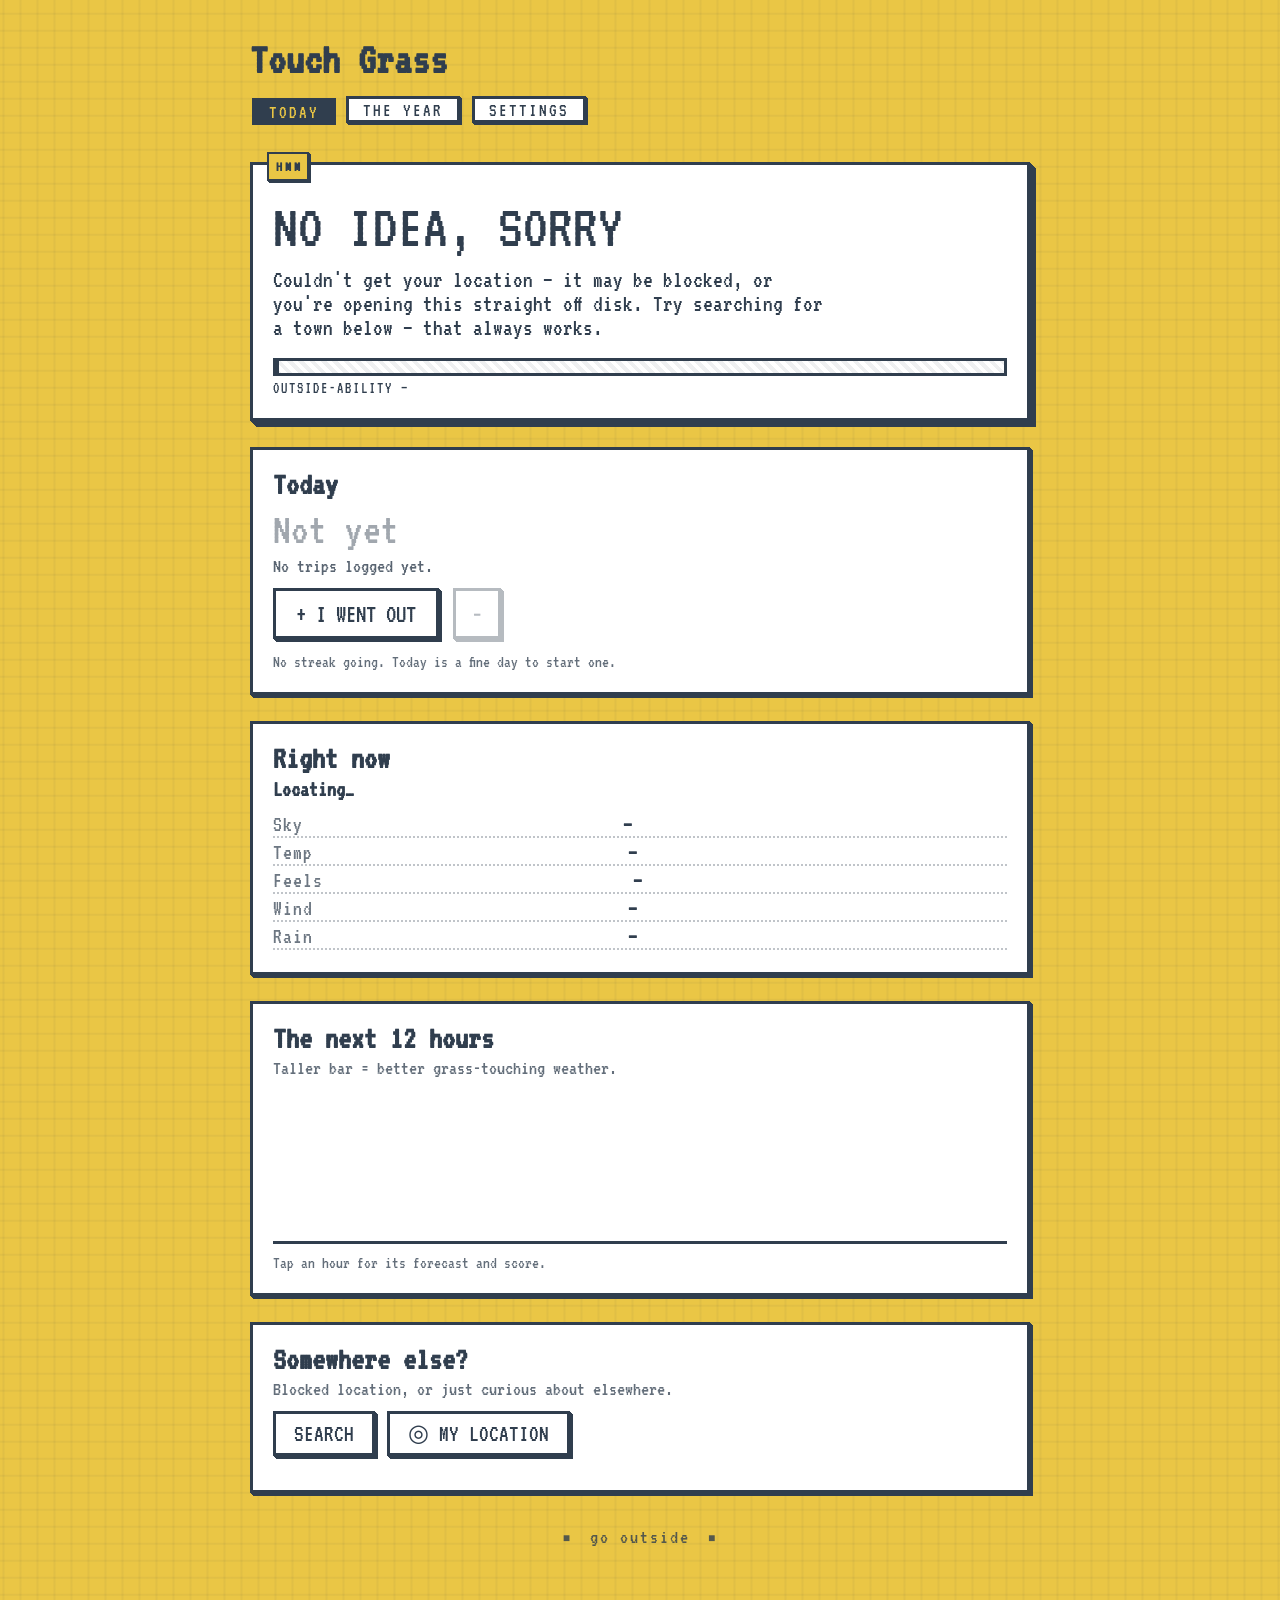
<file: web/index.html>
<!doctype html>
<html lang="en">
<head>
<meta charset="utf-8">
<meta name="viewport" content="width=device-width,initial-scale=1">
<title>Touch Grass | Should You Go Outside?</title>
<meta name="description" content="A decision machine that tells you whether to go outside, wait, or go out anyways — and tracks whether you managed it every day.">
<link rel="preconnect" href="https://fonts.googleapis.com">
<link rel="preconnect" href="https://fonts.gstatic.com" crossorigin>
<link href="https://fonts.googleapis.com/css2?family=VT323&display=swap" rel="stylesheet">
<link rel="stylesheet" href="style.css">
<link rel="icon" href="data:image/svg+xml,<svg xmlns='http://www.w3.org/2000/svg' viewBox='0 0 100 100'><text y='.9em' font-size='90'>🌱</text></svg>">
</head>
<body>

<div class="wrap">

  <h1><span data-t="title">Touch Grass</span>
    <small data-t="tagline">SHOULD YOU GO OUTSIDE? &mdash; A DECISION MACHINE</small>
  </h1>

  <nav class="nav">
    <a class="navlink on" href="index.html" data-t="navToday">TODAY</a>
    <a class="navlink" href="calendar.html" data-t="navRecord">THE YEAR</a>
    <a class="navlink" href="settings.html" data-t="navSettings">SETTINGS</a>
  </nav>

  <!-- ============ THE VERDICT ============ -->
  <section class="card verdict" id="verdict">
    <span class="banner"><span class="animate" id="banner-tag" data-t="thinking">THINKING</span></span>
    <div class="verdict-body">
      <p class="big" id="verdict-line" data-t="checking">CHECKING THE SKY&hellip;</p>
      <p class="sub" id="verdict-sub" data-t="checkingSub">Hang on, asking the atmosphere a question.</p>
    </div>
    <div class="verdict-meter">
      <div class="meter-track"><div class="meter-fill" id="meter-fill"></div></div>
      <span class="meter-label" id="meter-label" data-t="outsideAbility">OUTSIDE-ABILITY</span>
    </div>
  </section>

  <!-- ============ TODAY'S TRIPS ============ -->
  <section class="card" id="been-card">
    <h2 data-t="today">Today</h2>
    <p class="count" id="count">Not yet</p>
    <p class="since" id="since">&nbsp;</p>
    <div class="toggle">
      <button type="button" class="btn big-btn" id="btn-add" data-t="iWentOut">+ I WENT OUT</button>
      <button type="button" class="btn undo" id="btn-undo" title="Undo one trip">&minus;</button>
    </div>
    <p class="hint small" id="streak-note">&nbsp;</p>
  </section>

  <!-- ============ RIGHT NOW ============ -->
  <section class="card" id="now-card">
    <h2 data-t="rightNow">Right now</h2>
    <p class="place" id="place" data-t="locating">Locating&hellip;</p>
    <div class="stats">
      <div class="stat"><span class="k" data-t="statSky">Sky</span><span class="v" id="s-sky">&mdash;</span><span class="t" id="t-sky"></span></div>
      <div class="stat"><span class="k" data-t="statTemp">Temp</span><span class="v" id="s-temp">&mdash;</span><span class="t" id="t-temp"></span></div>
      <div class="stat"><span class="k" data-t="statFeels">Feels</span><span class="v" id="s-feels">&mdash;</span><span class="t" id="t-feels"></span></div>
      <div class="stat"><span class="k" data-t="statWind">Wind</span><span class="v" id="s-wind">&mdash;</span><span class="t" id="t-wind"></span></div>
      <div class="stat"><span class="k" data-t="statRain">Rain</span><span class="v" id="s-rain">&mdash;</span><span class="t" id="t-rain"></span></div>
    </div>
    <p class="outlook" id="outlook"></p>
  </section>

  <!-- ============ FORECAST ============ -->
  <section class="card">
    <h2 data-t="next12">The next 12 hours</h2>
    <p class="hint" data-t="next12Hint">Taller bar = better grass-touching weather.</p>
    <div class="chart" id="chart"></div>
    <p class="hint small" id="chart-hint" data-t="tapAnHour">Tap an hour for its forecast and score.</p>
    <div class="why" id="why" hidden></div>
  </section>

  <!-- ============ RAIN RADAR (opt-in) ============ -->
  <section class="card" id="radar-card" hidden>
    <h2 data-t="radarTitle">Rain, next hour</h2>
    <p class="rain-say" id="rain-say"></p>
    <div class="rain-line" id="rain-line"></div>
    <div class="rain-axis" id="rain-axis"></div>
    <p class="hint small" id="rain-model" data-t="radarModel" hidden></p>
    <div class="radar-map" id="radar-map" hidden>
      <canvas id="radar-canvas" width="640" height="640"></canvas>
      <img id="radar-img" alt="" hidden>
    </div>
    <div class="radar-controls" id="radar-controls" hidden>
      <button type="button" class="btn" id="radar-play" data-t-aria="radarPlay">&#9654;</button>
      <input type="range" id="radar-slider" min="0" max="12" value="12" aria-label="Radar time">
      <span class="radar-time" id="radar-time"></span>
      <button type="button" class="btn radar-zoom" id="radar-out" data-t-aria="radarZoomOut" hidden>&minus;</button>
      <button type="button" class="btn radar-zoom" id="radar-in" data-t-aria="radarZoomIn" hidden>+</button>
    </div>
    <p class="hint small" id="radar-credit"></p>
    <p class="hint small" id="radar-down" data-t="radarDown" hidden></p>
  </section>

  <!-- ============ LOCATION ============ -->
  <section class="card">
    <h2 data-t="elsewhere">Somewhere else?</h2>
    <p class="hint" data-t="elsewhereHint">Blocked location, or just curious about elsewhere.</p>
    <div class="place-actions">
      <button type="button" class="btn" id="btn-search" data-t="searchBtn"
              aria-expanded="false" aria-controls="search-form">SEARCH</button>
      <button type="button" class="btn" id="btn-geo" data-t="useMyLocation">&#9678; MY LOCATION</button>
    </div>
    <!-- The town box stays out of the way until someone asks for it. -->
    <form class="search" id="search-form" autocomplete="off" hidden>
      <input type="text" id="search-input" data-t-ph="typeATown" aria-label="Search for a place">
      <button type="submit" class="btn" data-t="findIt">FIND IT</button>
    </form>
    <div class="results" id="results"></div>
  </section>


  <footer>
    <span class="nofont">&#9632;</span> <span data-t="footer">go outside</span> <span class="nofont">&#9632;</span>
  </footer>

</div>

<script src="scoring.js"></script>
<script src="lang.js"></script>
<script src="blend.js"></script>
<script src="core.js"></script>
<script src="radar.js"></script>
<script src="radar-card.js"></script>
<script src="app.js"></script>
</body>
</html>
</file>
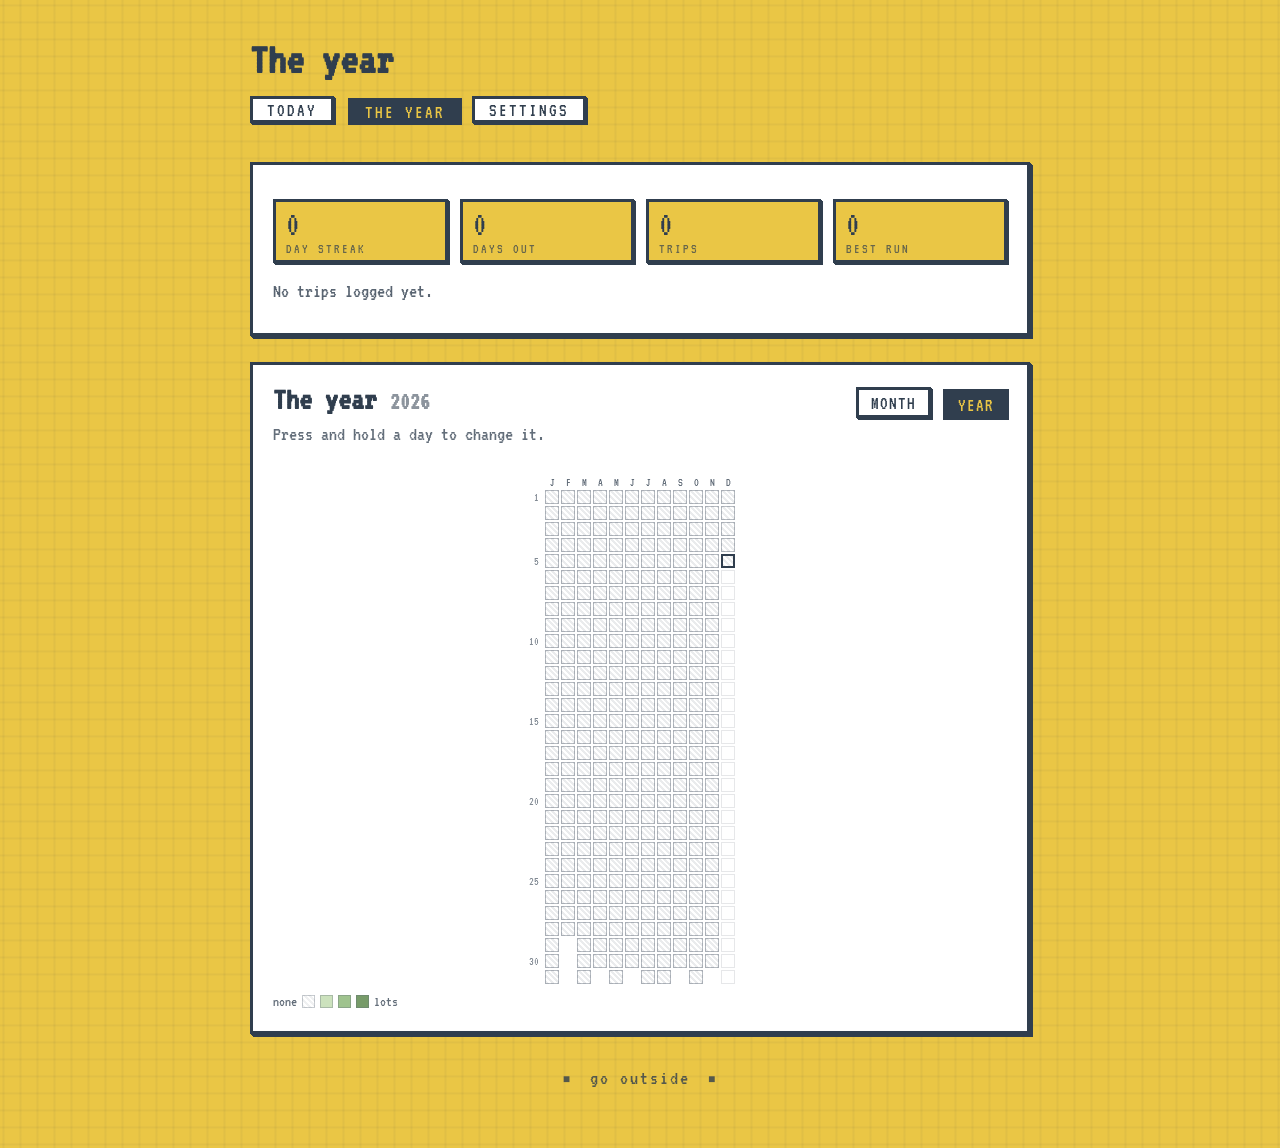
<file: web/calendar.html>
<!doctype html>
<html lang="en">
<head>
<meta charset="utf-8">
<meta name="viewport" content="width=device-width,initial-scale=1">
<title>The year | Touch Grass</title>
<meta name="description" content="Every day you got outside, as a month grid or a year at a glance.">
<link rel="preconnect" href="https://fonts.googleapis.com">
<link rel="preconnect" href="https://fonts.gstatic.com" crossorigin>
<link href="https://fonts.googleapis.com/css2?family=VT323&display=swap" rel="stylesheet">
<link rel="stylesheet" href="style.css">
<link rel="icon" href="data:image/svg+xml,<svg xmlns='http://www.w3.org/2000/svg' viewBox='0 0 100 100'><text y='.9em' font-size='90'>🌱</text></svg>">
</head>
<body>

<div class="wrap">

  <h1><span data-t="theYear">The year</span>
    <small data-t="recordTagline">EVERY DAY YOU GOT OUT</small>
  </h1>

  <nav class="nav">
    <a class="navlink" href="index.html" data-t="navToday">TODAY</a>
    <a class="navlink on" href="calendar.html" data-t="navRecord">THE YEAR</a>
    <a class="navlink" href="settings.html" data-t="navSettings">SETTINGS</a>
  </nav>

  <!-- ============ THE TALLY ============ -->
  <section class="card">
    <div class="scorebar">
      <div class="scorebox"><span class="n" id="st-streak">0</span><span class="l" data-t="dayStreak">DAY STREAK</span></div>
      <div class="scorebox"><span class="n" id="st-days">0</span><span class="l" data-t="daysOut">DAYS OUT</span></div>
      <div class="scorebox"><span class="n" id="st-trips">0</span><span class="l" data-t="trips">TRIPS</span></div>
      <div class="scorebox"><span class="n" id="st-best">0</span><span class="l" data-t="bestRun">BEST RUN</span></div>
    </div>
    <p class="since" id="since">&nbsp;</p>
  </section>

  <!-- ============ THE RECORD ============ -->
  <section class="card">
    <div class="cal-head">
      <h2><span data-t="theYear">The year</span> <span class="yr" id="cal-year"></span></h2>
      <div class="modes">
        <button type="button" class="modebtn" id="view-month" data-t="viewMonth">MONTH</button>
        <button type="button" class="modebtn" id="view-year" data-t="viewYear">YEAR</button>
      </div>
    </div>
    <p class="hint" data-t="calHint">Press and hold a day to change it.</p>
    <p class="hint small day-note" id="day-note" aria-live="polite">&nbsp;</p>

    <!-- month view: big, thumb-sized targets -->
    <div id="month-view">
      <div class="month-bar">
        <button type="button" class="stepbtn" id="prev-month" aria-label="Previous month">&#8249;</button>
        <span class="month-name" id="month-name"></span>
        <button type="button" class="stepbtn" id="next-month" aria-label="Next month">&#8250;</button>
      </div>
      <div class="mgrid-head" id="mgrid-head"></div>
      <div class="mgrid" id="mgrid"></div>
    </div>

    <!-- year view: the whole thing at a glance -->
    <div id="year-view">
      <div class="cal" id="cal"></div>
    </div>

    <div class="legend">
      <span data-t="none">none</span>
      <span class="key lv0"></span><span class="key lv1"></span>
      <span class="key lv2"></span><span class="key lv3"></span>
      <span data-t="lots">lots</span>
    </div>
  </section>

  <!-- press and hold a day: set its trips -->
  <dialog class="day-dialog" id="day-dialog" aria-labelledby="day-title">
    <h3 id="day-title"></h3>
    <div class="day-stepper">
      <button type="button" class="btn day-step" id="day-less" data-t-aria="dayLess" aria-label="One fewer">&minus;</button>
      <span class="day-count" id="day-count" aria-live="polite">0</span>
      <button type="button" class="btn day-step" id="day-more" data-t-aria="dayMore" aria-label="One more">+</button>
    </div>
    <p class="day-words" id="day-words"></p>
    <button type="button" class="btn big-btn" id="day-done" data-t="dayDone">DONE</button>
  </dialog>

  <footer>
    <span class="nofont">&#9632;</span> <span data-t="footer">go outside</span> <span class="nofont">&#9632;</span>
  </footer>

</div>

<script src="scoring.js"></script>
<script src="lang.js"></script>
<script src="core.js"></script>
<script src="record.js"></script>
</body>
</html>
</file>
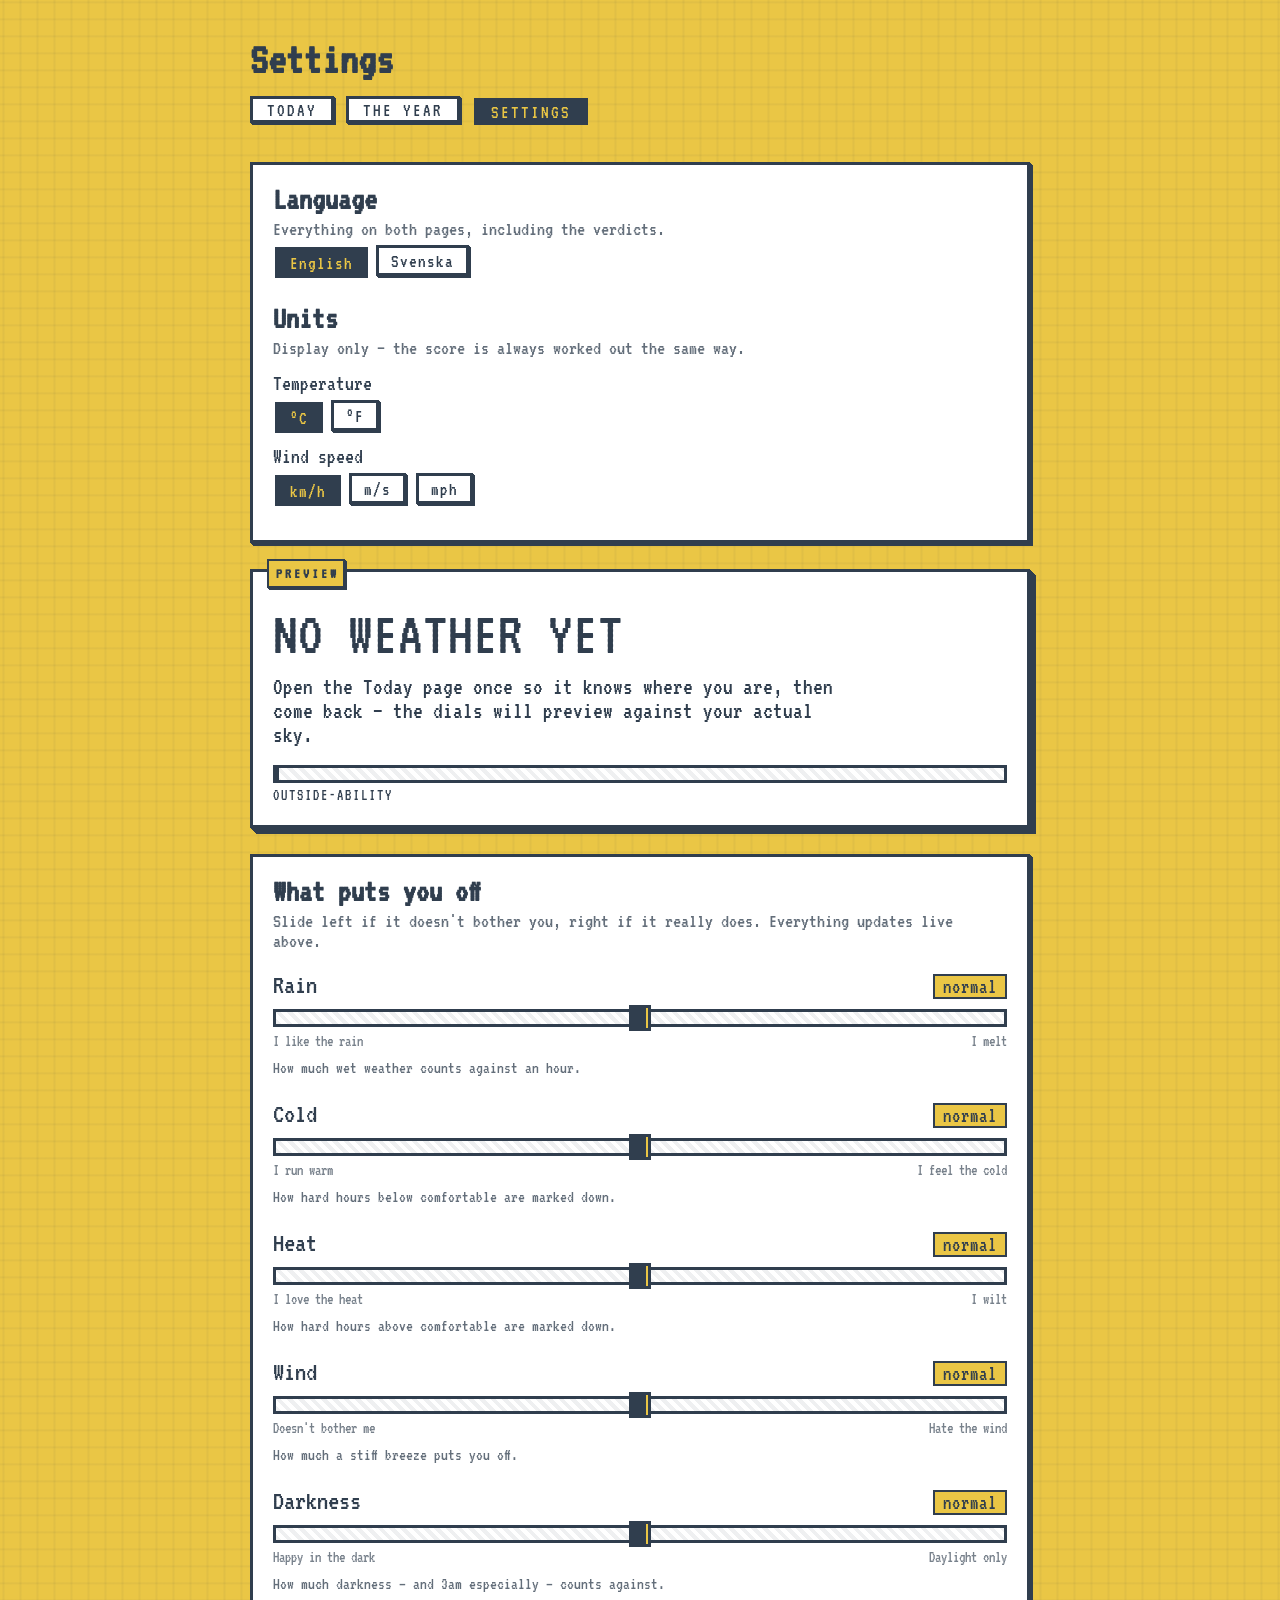
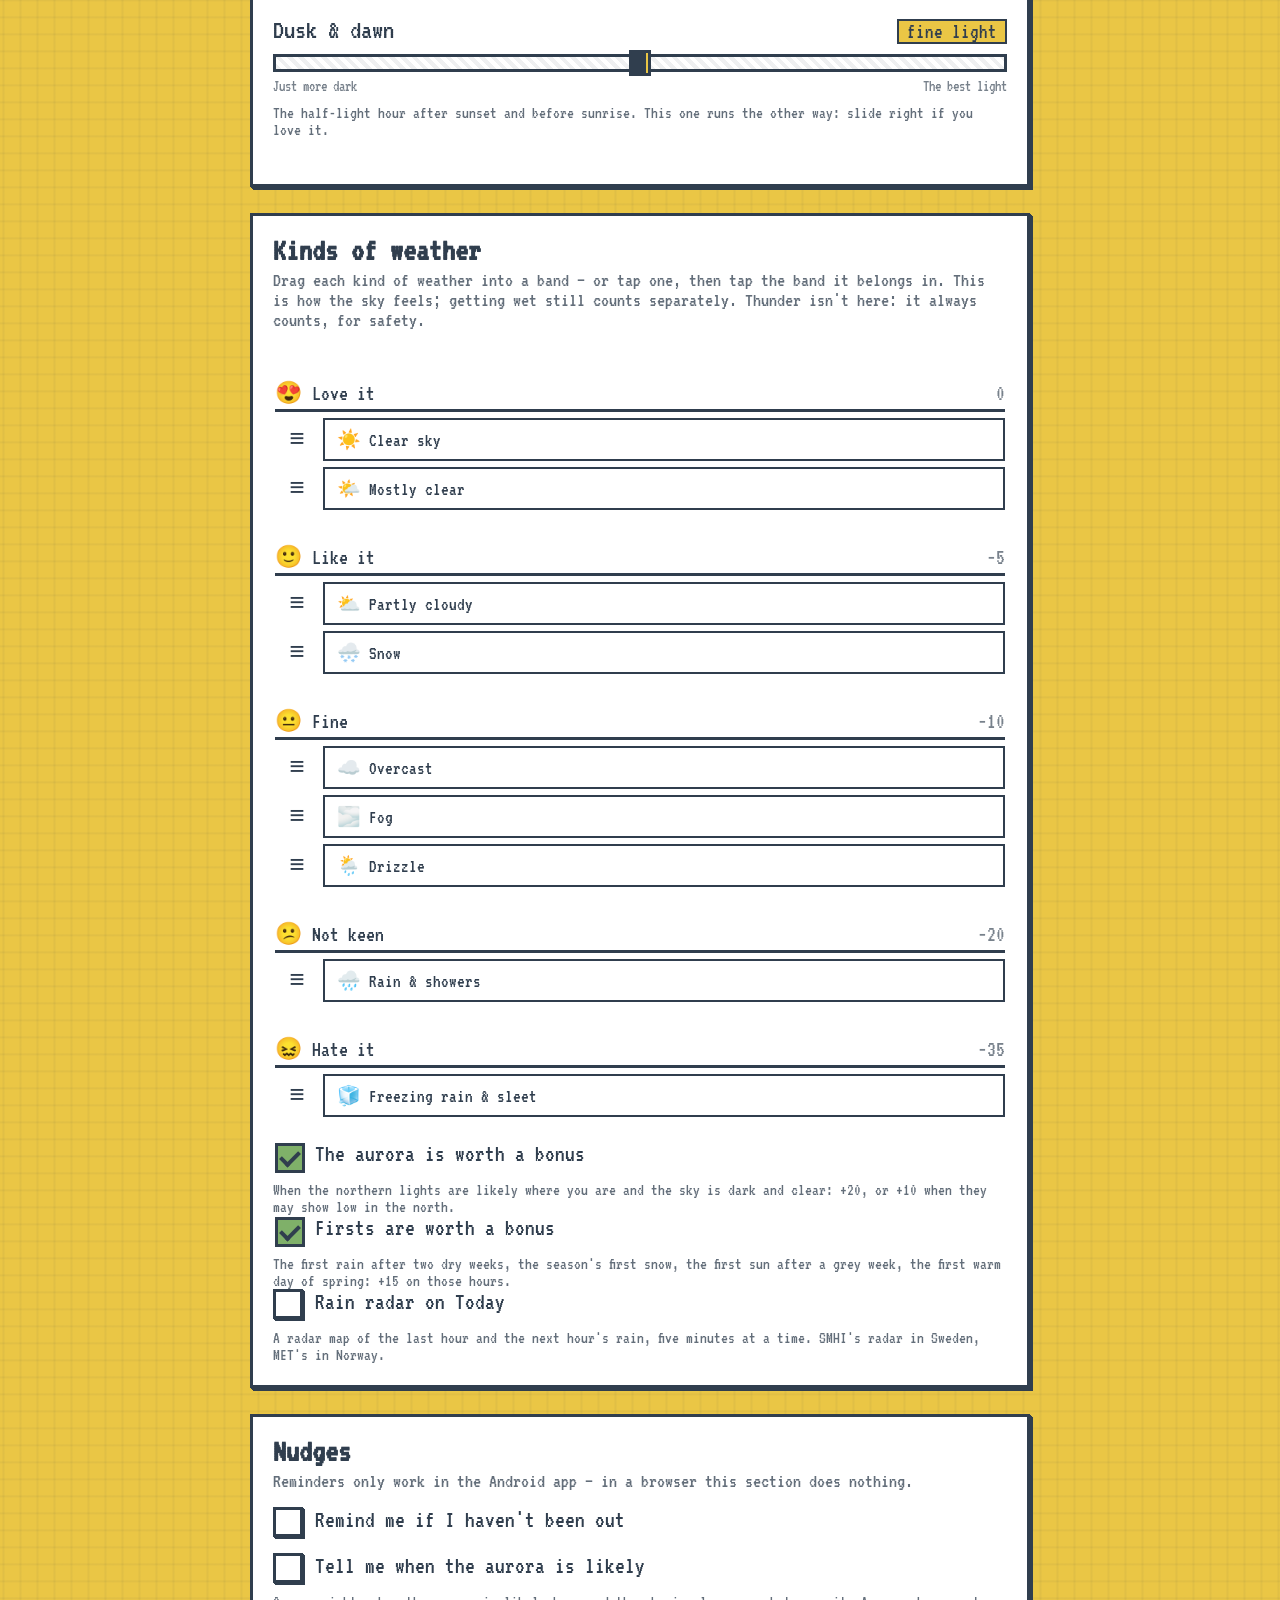
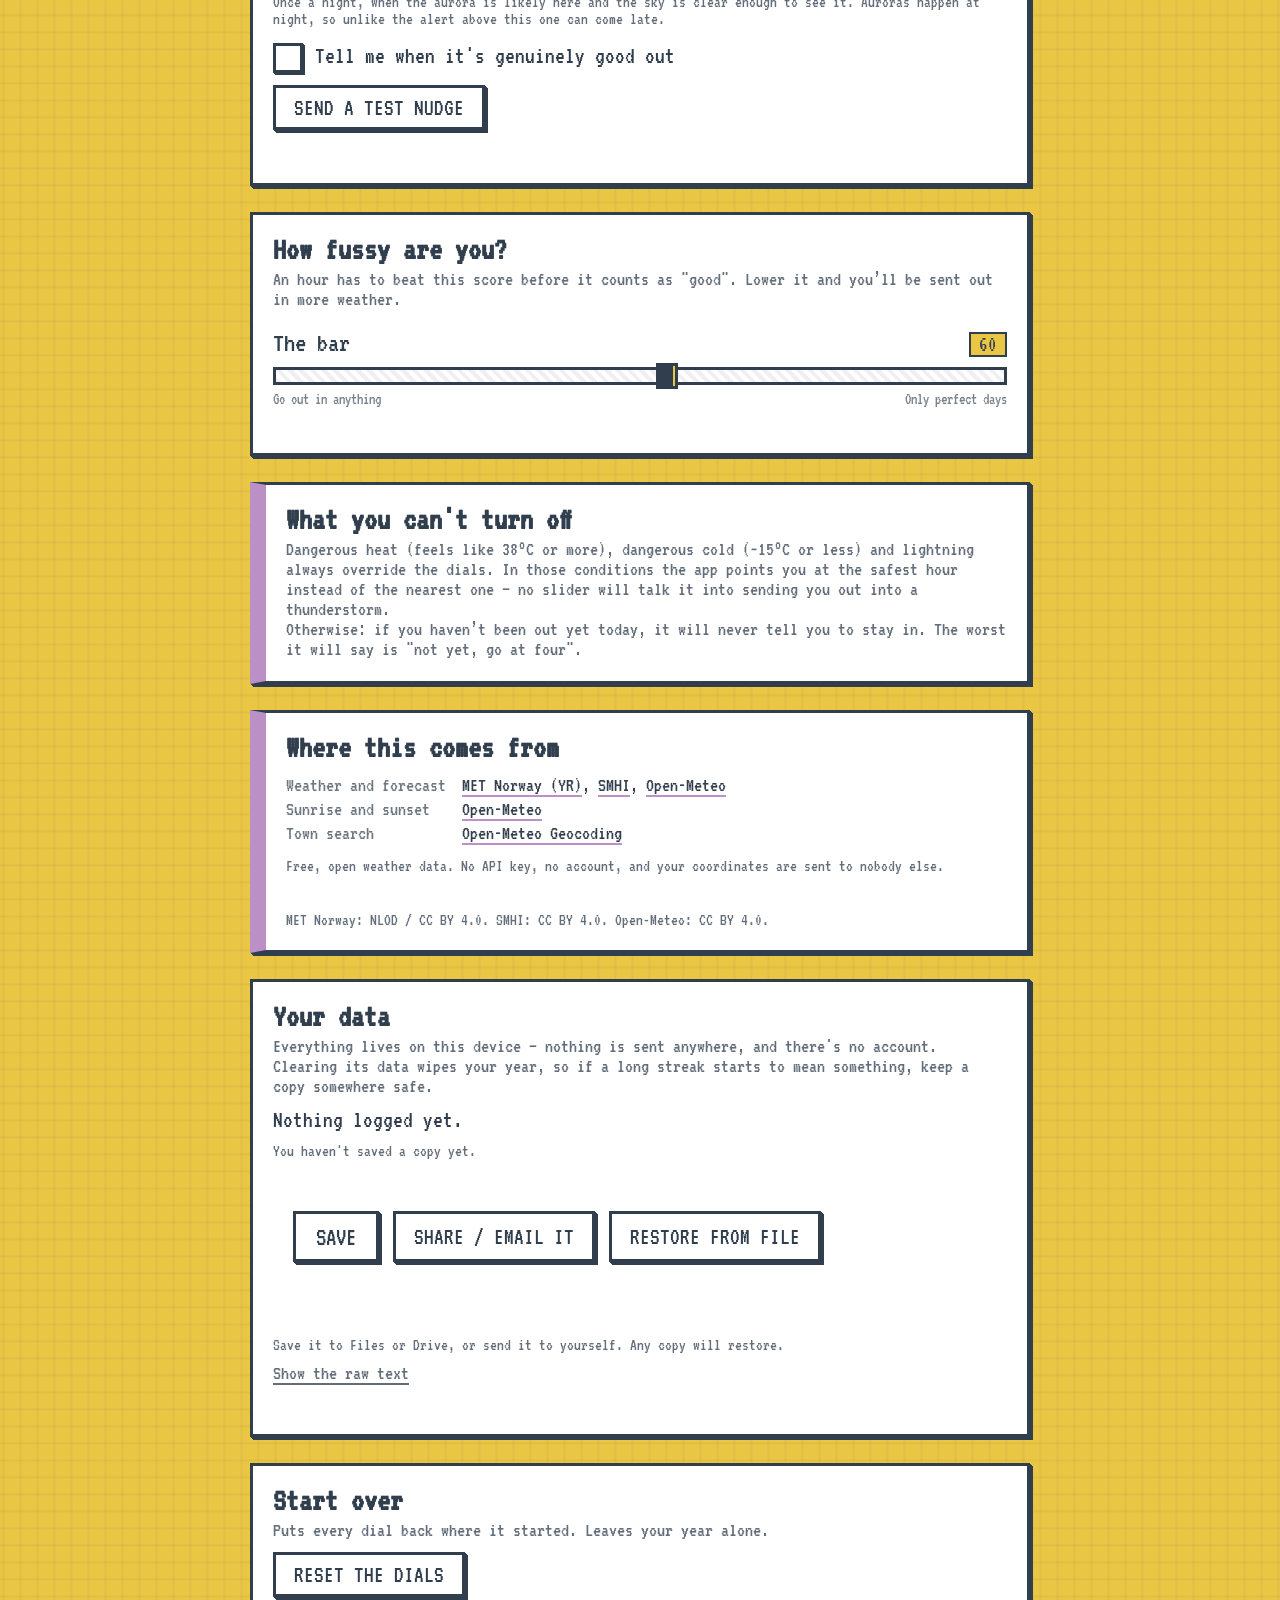
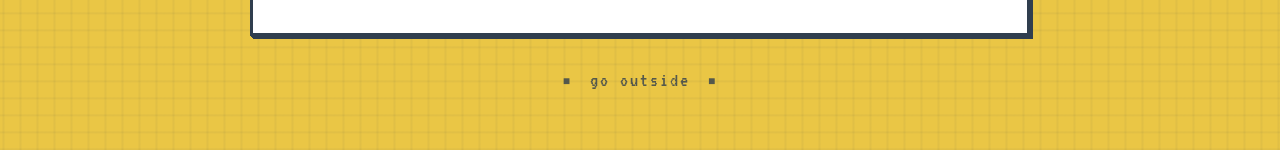
<file: web/settings.html>
<!doctype html>
<html lang="en">
<head>
<meta charset="utf-8">
<meta name="viewport" content="width=device-width,initial-scale=1">
<title>Settings | Touch Grass</title>
<meta name="description" content="Tune what counts as good weather for going outside.">
<link rel="preconnect" href="https://fonts.googleapis.com">
<link rel="preconnect" href="https://fonts.gstatic.com" crossorigin>
<link href="https://fonts.googleapis.com/css2?family=VT323&display=swap" rel="stylesheet">
<link rel="stylesheet" href="style.css">
<link rel="icon" href="data:image/svg+xml,<svg xmlns='http://www.w3.org/2000/svg' viewBox='0 0 100 100'><text y='.9em' font-size='90'>🌱</text></svg>">
</head>
<body>

<div class="wrap">

  <h1><span data-t="settings">Settings</span>
    <small data-t="settingsTagline">WHAT COUNTS AS GOOD WEATHER, TO YOU</small>
  </h1>

  <nav class="nav">
    <a class="navlink" href="index.html" data-t="navToday">TODAY</a>
    <a class="navlink" href="calendar.html" data-t="navRecord">THE YEAR</a>
    <a class="navlink on" href="settings.html" data-t="navSettings">SETTINGS</a>
  </nav>

  <!-- ============ LANGUAGE & UNITS ============ -->
  <section class="card">
    <h2 data-t="language">Language</h2>
    <p class="hint" data-t="languageHint">Everything on both pages, including the verdicts.</p>
    <div class="modes" id="lang-picker"></div>

    <h2 class="spaced" data-t="units">Units</h2>
    <p class="hint" data-t="unitsHint">Display only &mdash; the score is always worked out the same way.</p>

    <p class="unit-label" data-t="temperature">Temperature</p>
    <div class="modes">
      <button type="button" class="modebtn" id="unit-c">&deg;C</button>
      <button type="button" class="modebtn" id="unit-f">&deg;F</button>
    </div>

    <p class="unit-label" data-t="windSpeed">Wind speed</p>
    <div class="modes">
      <button type="button" class="modebtn" id="unit-kmh">km/h</button>
      <button type="button" class="modebtn" id="unit-ms">m/s</button>
      <button type="button" class="modebtn" id="unit-mph">mph</button>
    </div>
  </section>

  <!-- ============ LIVE PREVIEW ============ -->
  <section class="card verdict" id="preview">
    <span class="banner"><span class="animate" id="banner-tag" data-t="preview">PREVIEW</span></span>
    <div class="verdict-body">
      <p class="big" id="verdict-line">&hellip;</p>
      <p class="sub" id="verdict-sub" data-t="noWeatherSub">Loading the weather so you can see what your dials do.</p>
    </div>
    <div class="verdict-meter">
      <div class="meter-track"><div class="meter-fill" id="meter-fill"></div></div>
      <span class="meter-label" id="meter-label" data-t="outsideAbility">OUTSIDE-ABILITY</span>
    </div>
  </section>

  <!-- ============ THE DIALS ============ -->
  <section class="card">
    <h2 data-t="whatPutsYouOff">What puts you off</h2>
    <p class="hint" data-t="dialsHint">Slide left if it doesn't bother you, right if it really does.
      Everything updates live above.</p>
    <div id="dials"></div>
  </section>

  <!-- ============ KINDS OF WEATHER ============ -->
  <section class="card">
    <h2 data-t="skiesTitle">Kinds of weather</h2>
    <p class="hint" data-t="skiesBlurb">How much you like each kind of sky.</p>
    <div id="skies" class="skies"></div>

    <label class="switch">
      <input type="checkbox" id="aurora">
      <span data-t="auroraToggle">The aurora is worth a bonus</span>
    </label>
    <p class="hint small" data-t="auroraBlurb">When the northern lights are likely: +20.</p>

    <label class="switch">
      <input type="checkbox" id="novelty">
      <span data-t="noveltyToggle">Firsts are worth a bonus</span>
    </label>
    <p class="hint small" data-t="noveltyBlurb">The first rain after two dry weeks: +15 on those hours.</p>

    <label class="switch">
      <input type="checkbox" id="radar">
      <span data-t="radarToggle">Rain radar on Today</span>
    </label>
    <p class="hint small" data-t="radarBlurb">A radar map of the last hour and the next hour's rain.</p>
  </section>


  <!-- ============ NOTIFICATIONS ============ -->
  <section class="card" id="notify-card">
    <h2 data-t="nudges">Nudges</h2>
    <p class="hint" id="notify-avail" data-t="nudgesBrowser">
      Reminders only work in the Android app &mdash; in a browser this
      section does nothing.
    </p>

    <div class="opt">
      <label class="switch">
        <input type="checkbox" id="n-enabled">
        <span data-t="remindMe">Remind me if I haven't been out</span>
      </label>
      <div class="opt-body">
        <div class="modes">
          <button type="button" class="modebtn" id="mode-clock" data-t="atASetTime">AT A SET TIME</button>
          <button type="button" class="modebtn" id="mode-sunset" data-t="beforeSunset">BEFORE SUNSET</button>
        </div>

        <div id="mode-clock-body">
          <div class="timerow">
            <label class="hint" for="n-time" data-t="nudgeMeAt">Nudge me at</label>
            <input type="time" id="n-time" value="17:00">
          </div>
        </div>

        <div id="mode-sunset-body">
          <div class="dial">
            <div class="dial-head">
              <label class="dial-name" for="n-before" data-t="hoursBeforeSunset">Hours before sunset</label>
              <output class="dial-val" id="n-before-val">2</output>
            </div>
            <input type="range" id="n-before" min="0" max="6" step="0.5" value="2">
            <div class="dial-ends"><span data-t="asTheSunSets">As the sun sets</span><span data-t="sixHoursBefore">Six hours before</span></div>
          </div>
          <p class="hint small" data-t="sunsetWhy">
            A fixed time is wrong half the year &mdash; 5pm is mid-afternoon in
            June and long dark in December. This follows the daylight.
          </p>
        </div>

        <p class="hint small" id="n-when">&nbsp;</p>
        <p class="hint small" data-t="oneNudgeADay">One nudge a day, and only if the day is still empty.</p>
      </div>
    </div>

    <div class="opt">
      <label class="switch">
        <input type="checkbox" id="n-aurora">
        <span data-t="auroraAlert">Tell me when the aurora is likely</span>
      </label>
      <p class="hint small" data-t="auroraAlertBlurb">Once a night.</p>
    </div>

    <div class="opt">
      <label class="switch">
        <input type="checkbox" id="n-watch">
        <span data-t="tellMeGood">Tell me when it's genuinely good out</span>
      </label>
      <div class="opt-body">
        <p class="hint small" data-t="watchBlurb">
          Checks the sky through the day and speaks up when a window opens
          that beats your normal bar &mdash; so a rare good afternoon in
          November doesn't pass you by.
        </p>

        <div class="dial">
          <div class="dial-head">
            <label class="dial-name" for="n-great" data-t="worthInterrupting">Worth interrupting me at</label>
            <output class="dial-val" id="n-great-val">75</output>
          </div>
          <input type="range" id="n-great" min="40" max="100" step="1" value="75">
          <div class="dial-ends"><span data-t="anyDecentHour">Any decent hour</span><span data-t="onlyGlorious">Only glorious ones</span></div>
        </div>

        <div class="timerow">
          <span class="hint" data-t="onlyBetween">Only between</span>
          <input type="time" id="n-from" value="09:00" aria-label="Quiet hours start">
          <span class="hint" data-t="and">and</span>
          <input type="time" id="n-to" value="20:00" aria-label="Quiet hours end">
        </div>
        <p class="hint small" data-t="nothingAt3am">Nothing will wake you at 3am.</p>

        <label class="switch">
          <input type="checkbox" id="n-alarm">
          <span data-t="makeItAnAlarm">Make it an alarm, not a whisper</span>
        </label>
        <p class="hint small" data-t="alarmBlurb">
          Rings and shows full screen instead of sitting quietly in the shade.
          Still never outside the hours above.
        </p>
      </div>
    </div>

    <div class="toggle" id="test-row">
      <button type="button" class="btn" id="btn-test" data-t="sendTestNudge">SEND A TEST NUDGE</button>
    </div>
    <p class="hint small" id="notify-note">&nbsp;</p>
  </section>

  <!-- ============ THE BAR ============ -->
  <section class="card">
    <h2 data-t="howFussy">How fussy are you?</h2>
    <p class="hint" data-t="theBarHint">An hour has to beat this score before it counts as
      &ldquo;good&rdquo;. Lower it and you'll be sent out in more weather.</p>

    <div class="dial">
      <div class="dial-head">
        <label class="dial-name" for="bar" data-t="theBar">The bar</label>
        <output class="dial-val" id="bar-val">60</output>
      </div>
      <input type="range" id="bar" min="25" max="90" step="1" value="60">
      <div class="dial-ends"><span data-t="goOutInAnything">Go out in anything</span><span data-t="onlyPerfectDays">Only perfect days</span></div>
    </div>
  </section>

  <!-- ============ SAFETY NOTE ============ -->
  <section class="card note">
    <h2 data-t="cantTurnOff">What you can't turn off</h2>
    <p class="hint" data-t="safetyBlurb">
      Dangerous heat (feels like 38&deg;C or more), dangerous cold (&minus;15&deg;C
      or less) and lightning always override the dials. In those conditions the
      app points you at the safest hour instead of the nearest one &mdash; no
      slider will talk it into sending you out into a thunderstorm.
    </p>
    <p class="hint" data-t="houseRuleBlurb">
      Otherwise: if you haven't been out yet today, it will never tell you to
      stay in. The worst it will say is &ldquo;not yet, go at four&rdquo;.
    </p>
  </section>

  <!-- ============ SOURCES ============ -->
  <section class="card sources">
    <h2 data-t="sources">Where this comes from</h2>
    <dl class="srclist">
      <!-- Licence-bound, and it has to be true before any forecast has
           landed, so it is static rather than filled in from data.sources.
           The line below only breaks down this forecast's weights. -->
      <dt data-t="sourceWeather">Weather and forecast</dt>
      <dd><a href="https://www.met.no/" target="_blank" rel="noopener noreferrer">MET Norway (YR)</a>,
          <a href="https://www.smhi.se/" target="_blank" rel="noopener noreferrer">SMHI</a>,
          <a href="https://open-meteo.com/" target="_blank" rel="noopener noreferrer">Open-Meteo</a></dd>
      <dt data-t="sourceSun">Sunrise and sunset</dt>
      <dd><a href="https://open-meteo.com/" target="_blank" rel="noopener noreferrer">Open-Meteo</a></dd>
      <dt data-t="sourcePlace">Town search</dt>
      <dd><a href="https://open-meteo.com/en/docs/geocoding-api" target="_blank" rel="noopener noreferrer">Open-Meteo Geocoding</a></dd>
    </dl>
    <p class="hint" id="blend-sources"></p>
    <p class="hint small" data-t="sourcesBlurb">Free, open weather data. No API key, no account, and your coordinates are sent to nobody else.</p>
    <p class="hint small" id="fetched-at">&nbsp;</p>
    <p class="hint small" data-t="sourceLicence">Data licensed CC BY 4.0.</p>
  </section>

  <!-- ============ BACKUP ============ -->
  <section class="card">
    <h2 data-t="yourData">Your data</h2>
    <p class="hint" data-t="dataBlurb">
      Everything lives on this device &mdash; nothing is sent anywhere, and
      there's no account. Clearing its data wipes your year, so if a long
      streak starts to mean something, keep a copy somewhere safe.
    </p>

    <p class="datasum" id="data-summary">&nbsp;</p>
    <p class="hint small" id="auto-backup" data-t="autoBackup" hidden>
      This phone's own backup keeps a copy too, so a new phone or a reinstall brings it back.
    </p>
    <p class="hint small" id="last-export">&nbsp;</p>

    <div class="toggle wrap">
      <button type="button" class="btn big-btn" id="btn-save" data-t="saveFile">SAVE</button>
      <button type="button" class="btn" id="btn-share" data-t="share">SHARE / EMAIL IT</button>
      <button type="button" class="btn" id="btn-file" data-t="restoreFile">RESTORE FROM FILE</button>
      <input type="file" id="file-input" accept=".json,application/json,text/plain" hidden>
    </div>
    <p class="hint small" data-t="dataAdvice">
      Save it to Files or Drive, or send it to yourself. Any copy will restore.
    </p>

    <!-- What a restore would do, before it does it. -->
    <div id="restore-panel" class="restore-panel" hidden>
      <p id="restore-what">&nbsp;</p>
      <p class="hint small" data-t="restoreMerge">
        Days are merged: each keeps whichever count is higher, so nothing logged here is lost.
      </p>
      <label class="switch" id="restore-settings-row">
        <input type="checkbox" id="restore-settings">
        <span data-t="restoreSettings">Also bring back its settings, reminders and place</span>
      </label>
      <div class="toggle">
        <button type="button" class="btn big-btn" id="btn-restore-go" data-t="restoreGo">RESTORE</button>
        <button type="button" class="btn" id="btn-restore-cancel" data-t="cancel">CANCEL</button>
      </div>
    </div>

    <p class="hint small">
      <button type="button" class="linkbtn" id="btn-toggle-raw" data-t="showTheData">Show the raw text</button>
    </p>

    <div id="raw-wrap" hidden>
      <textarea id="backup" class="backup" spellcheck="false" aria-label="Your saved data"></textarea>
      <div class="toggle">
        <button type="button" class="btn" id="btn-copy" data-t="copy">COPY</button>
        <button type="button" class="btn" id="btn-restore" data-t="restore">RESTORE FROM TEXT</button>
      </div>
    </div>

    <p class="hint small" id="backup-note">&nbsp;</p>
  </section>

  <!-- ============ RESET ============ -->
  <section class="card">
    <h2 data-t="startOver">Start over</h2>
    <p class="hint" data-t="startOverHint">Puts every dial back where it started. Leaves your year alone.</p>
    <div class="toggle">
      <button type="button" class="btn" id="btn-reset" data-t="resetDials">RESET THE DIALS</button>
    </div>
  </section>

  <footer>
    <span class="nofont">&#9632;</span> go outside <span class="nofont">&#9632;</span>
  </footer>

</div>

<script src="scoring.js"></script>
<script src="blend.js"></script>
<script src="lang.js"></script>
<script src="core.js"></script>
<script src="settings.js"></script>
</body>
</html>
</file>
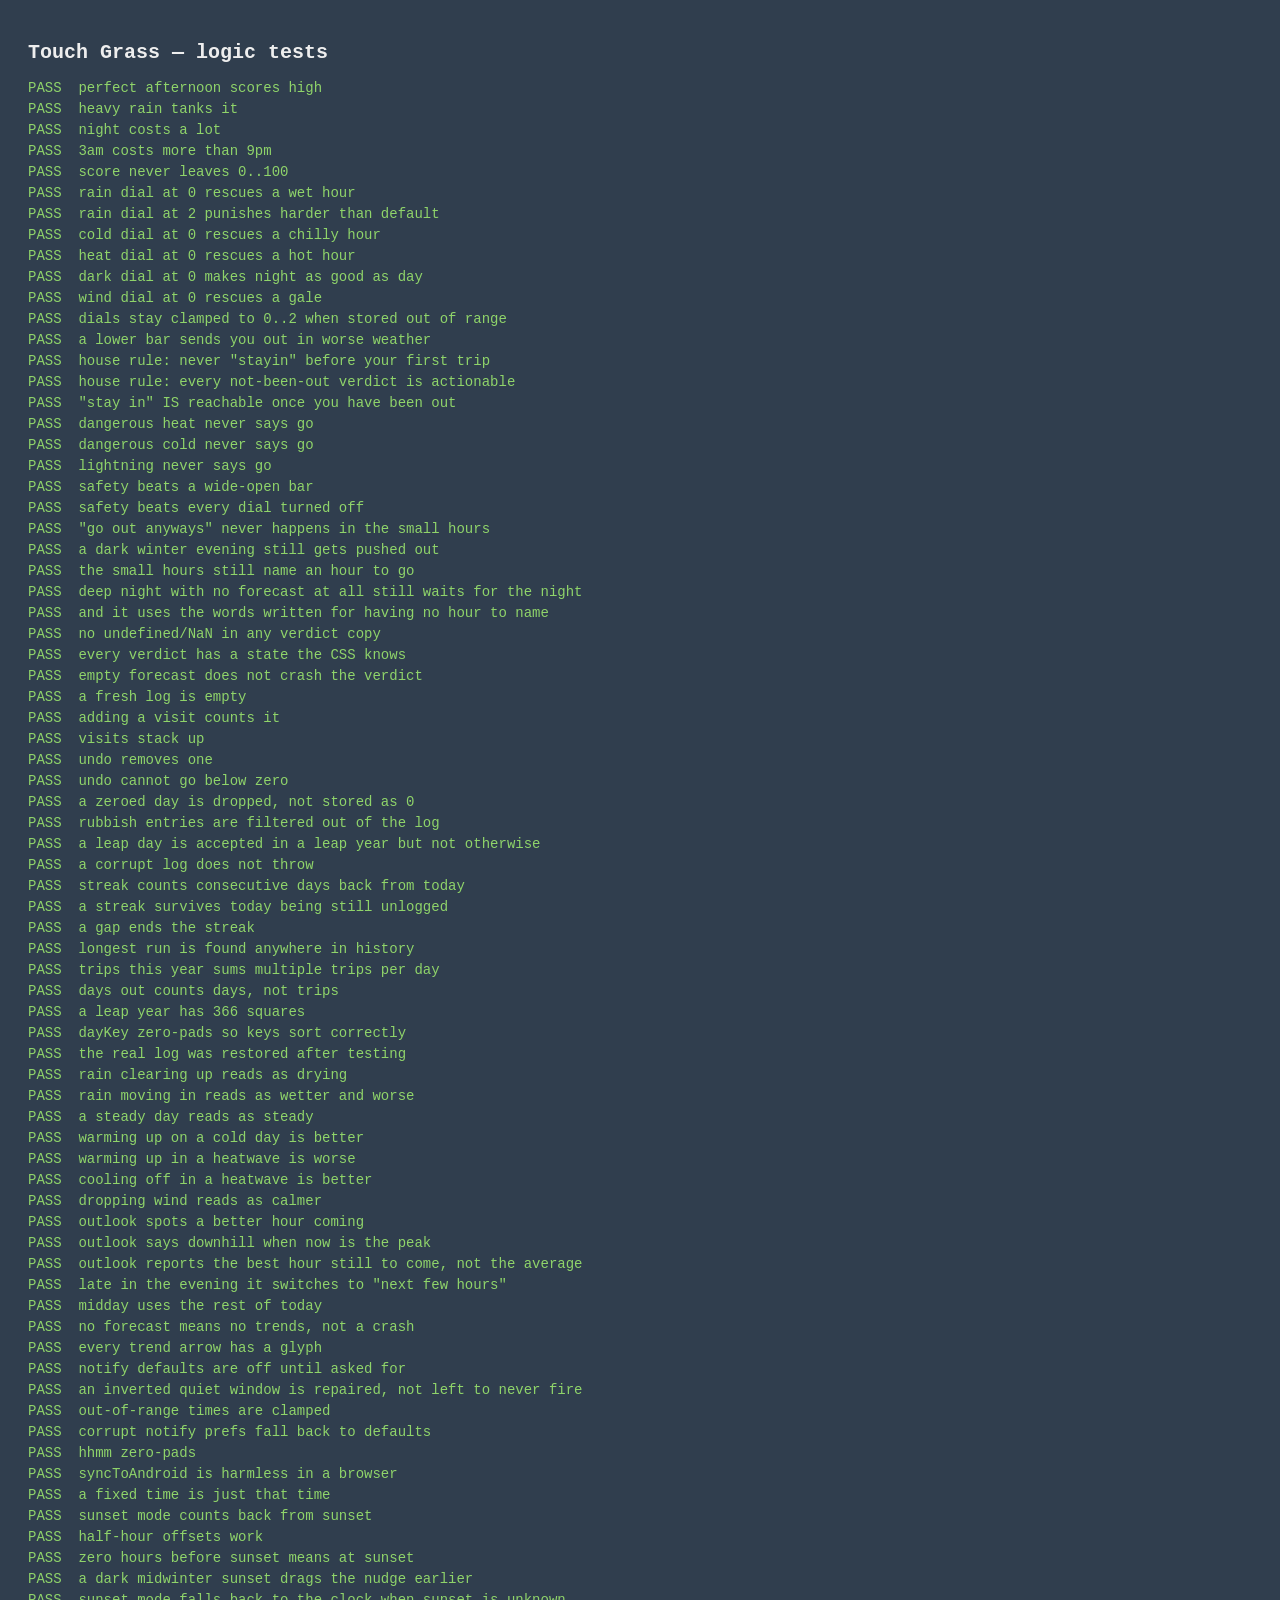
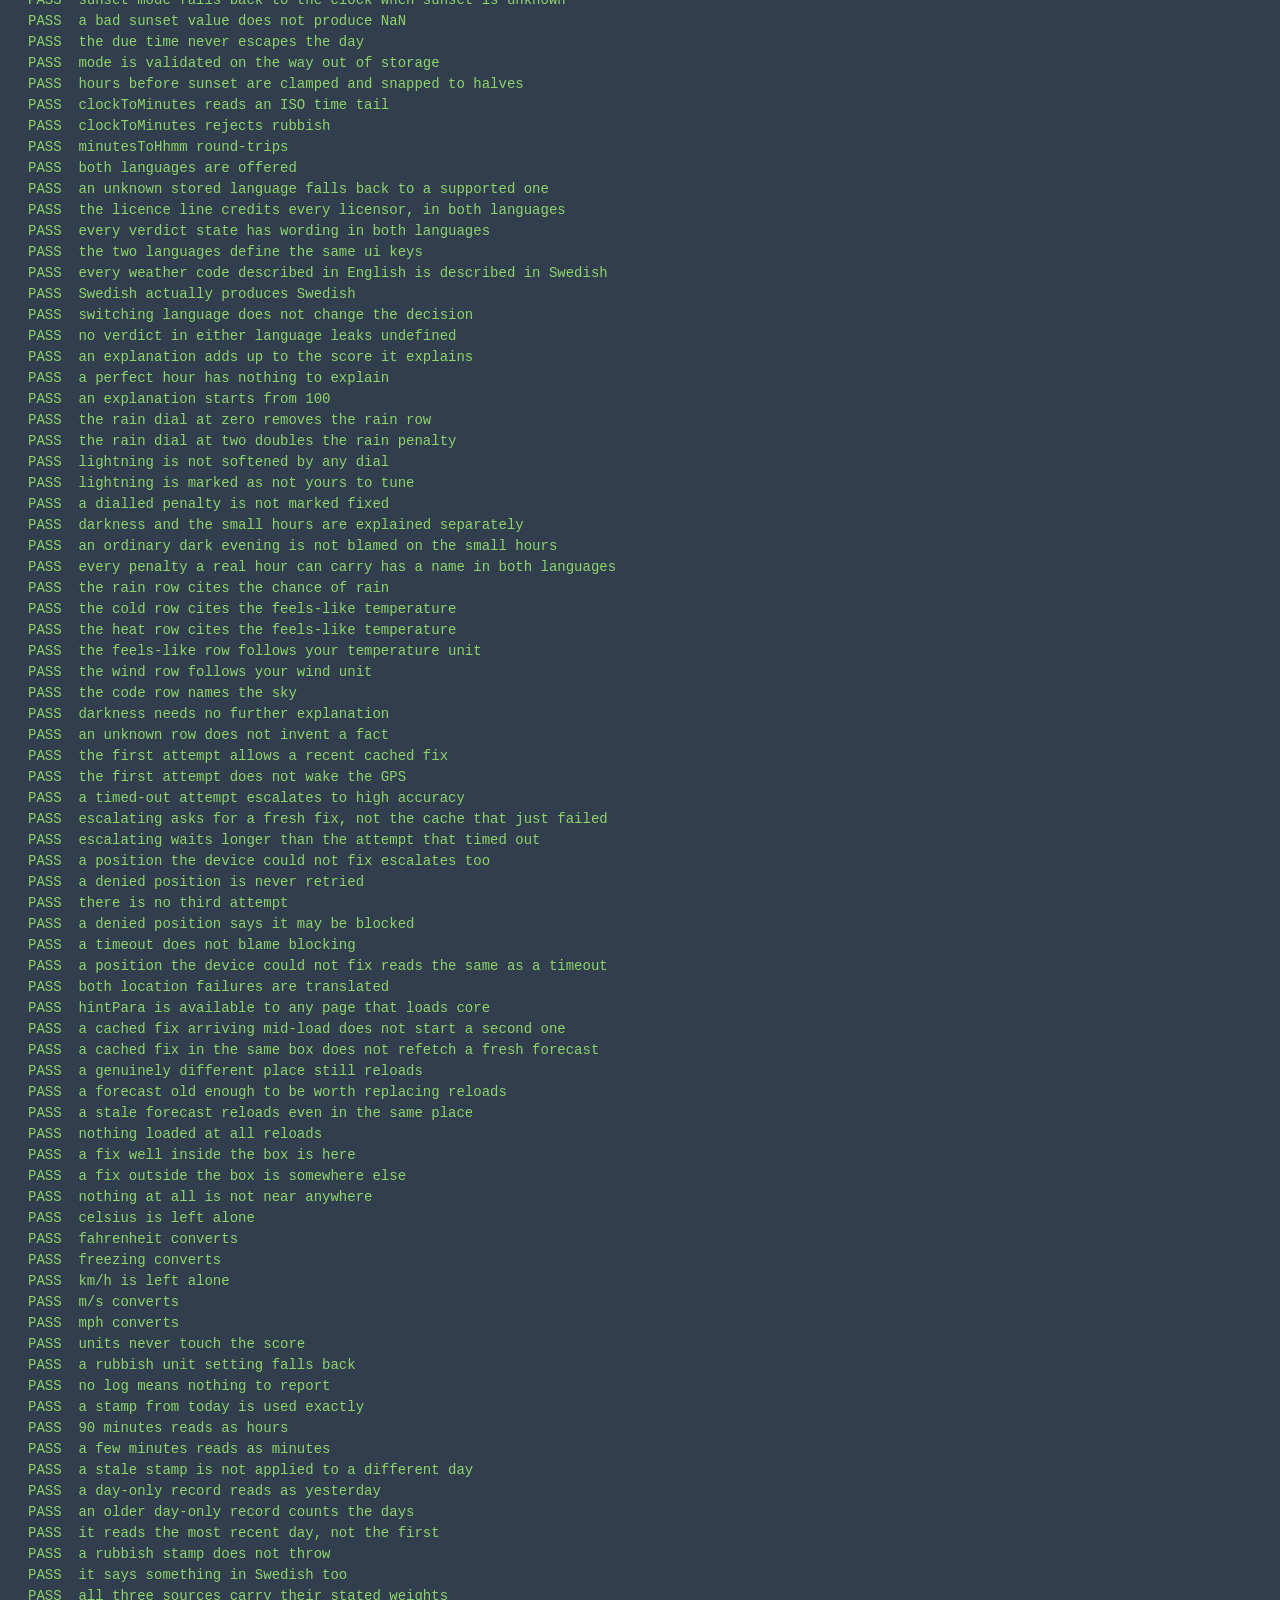
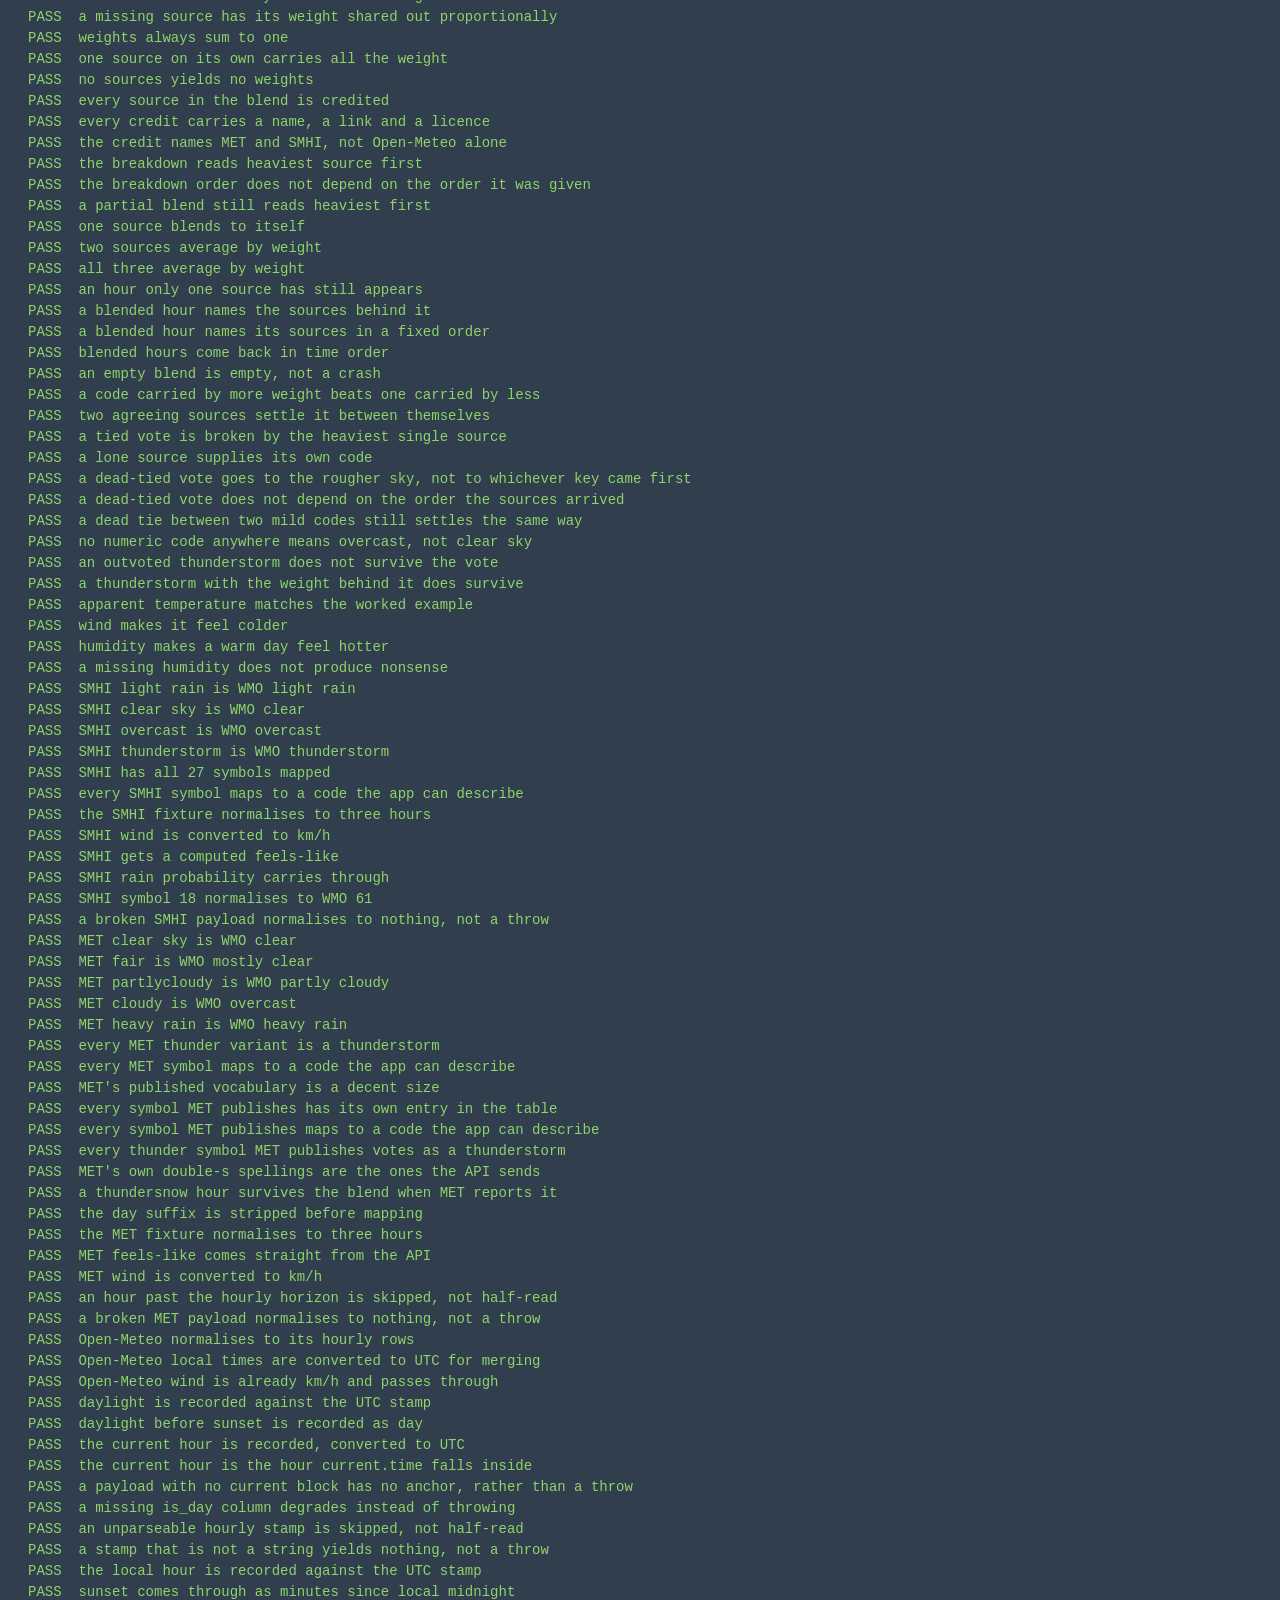
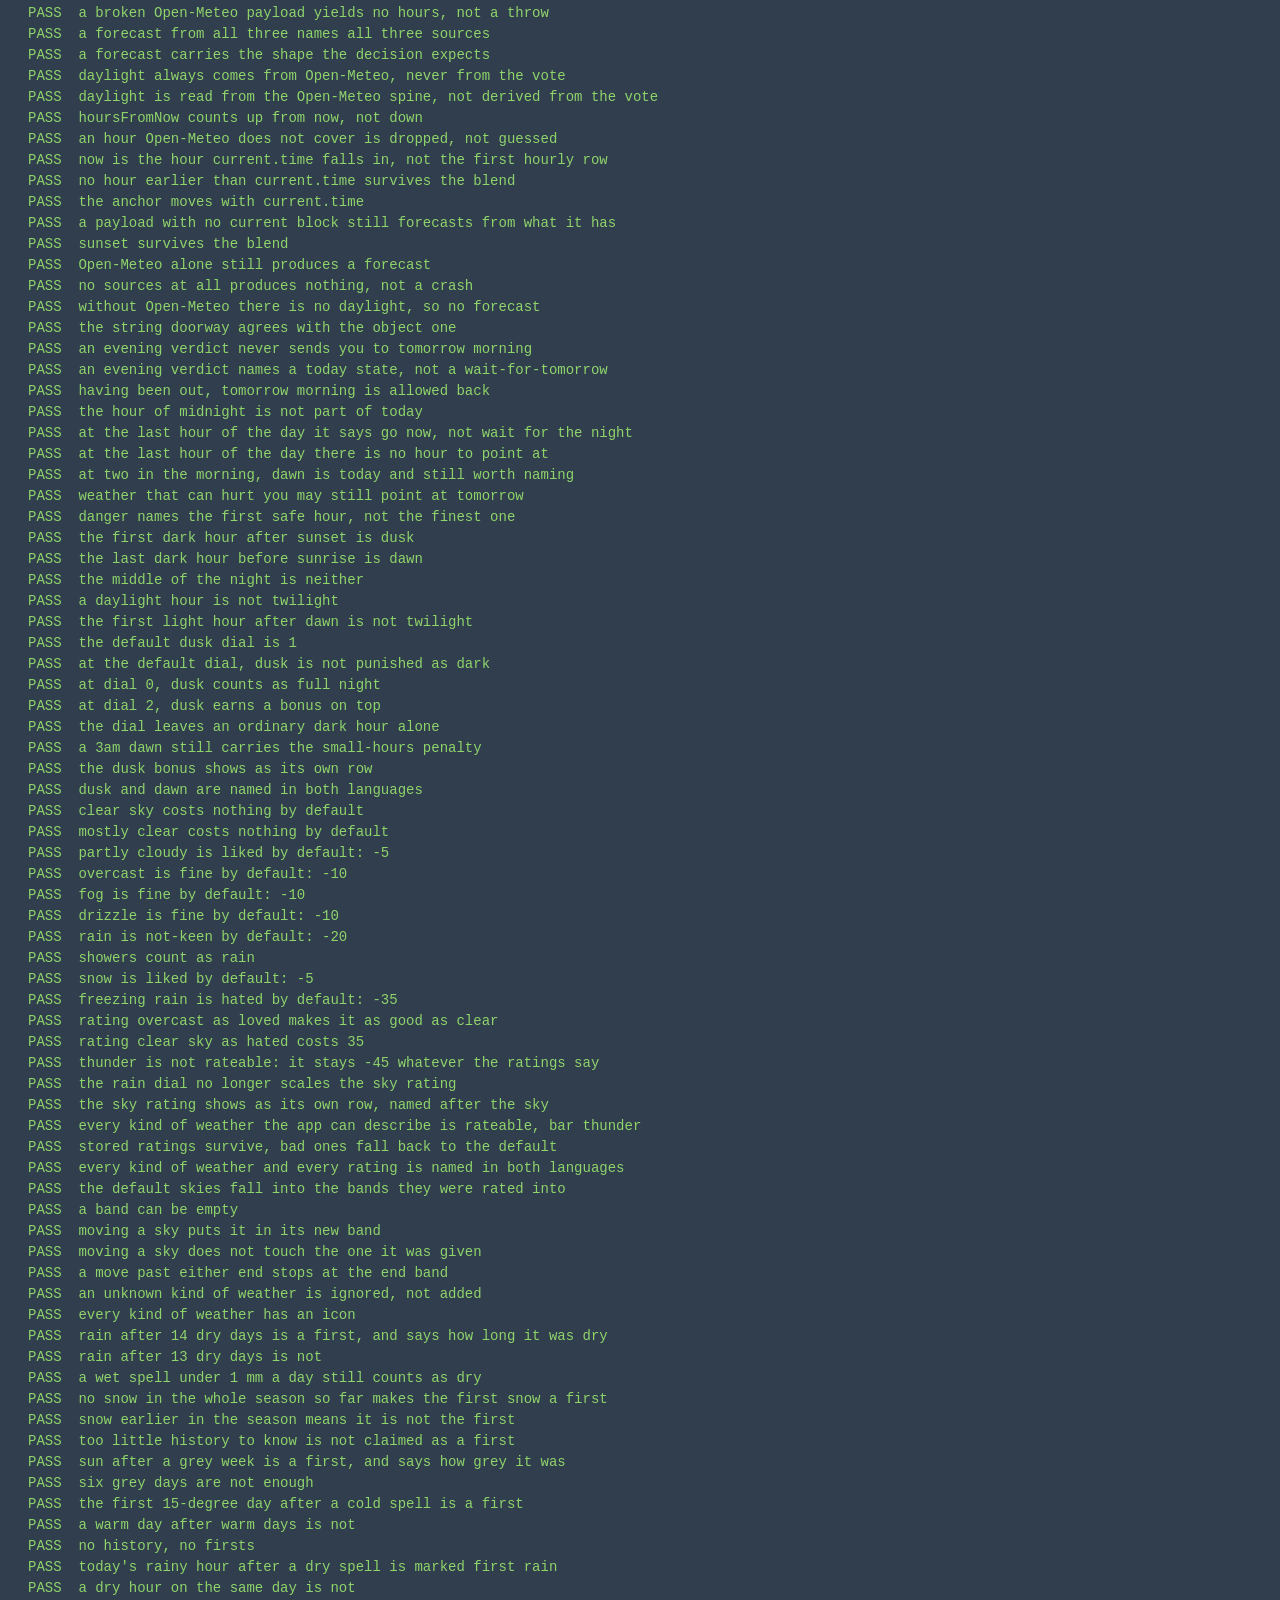
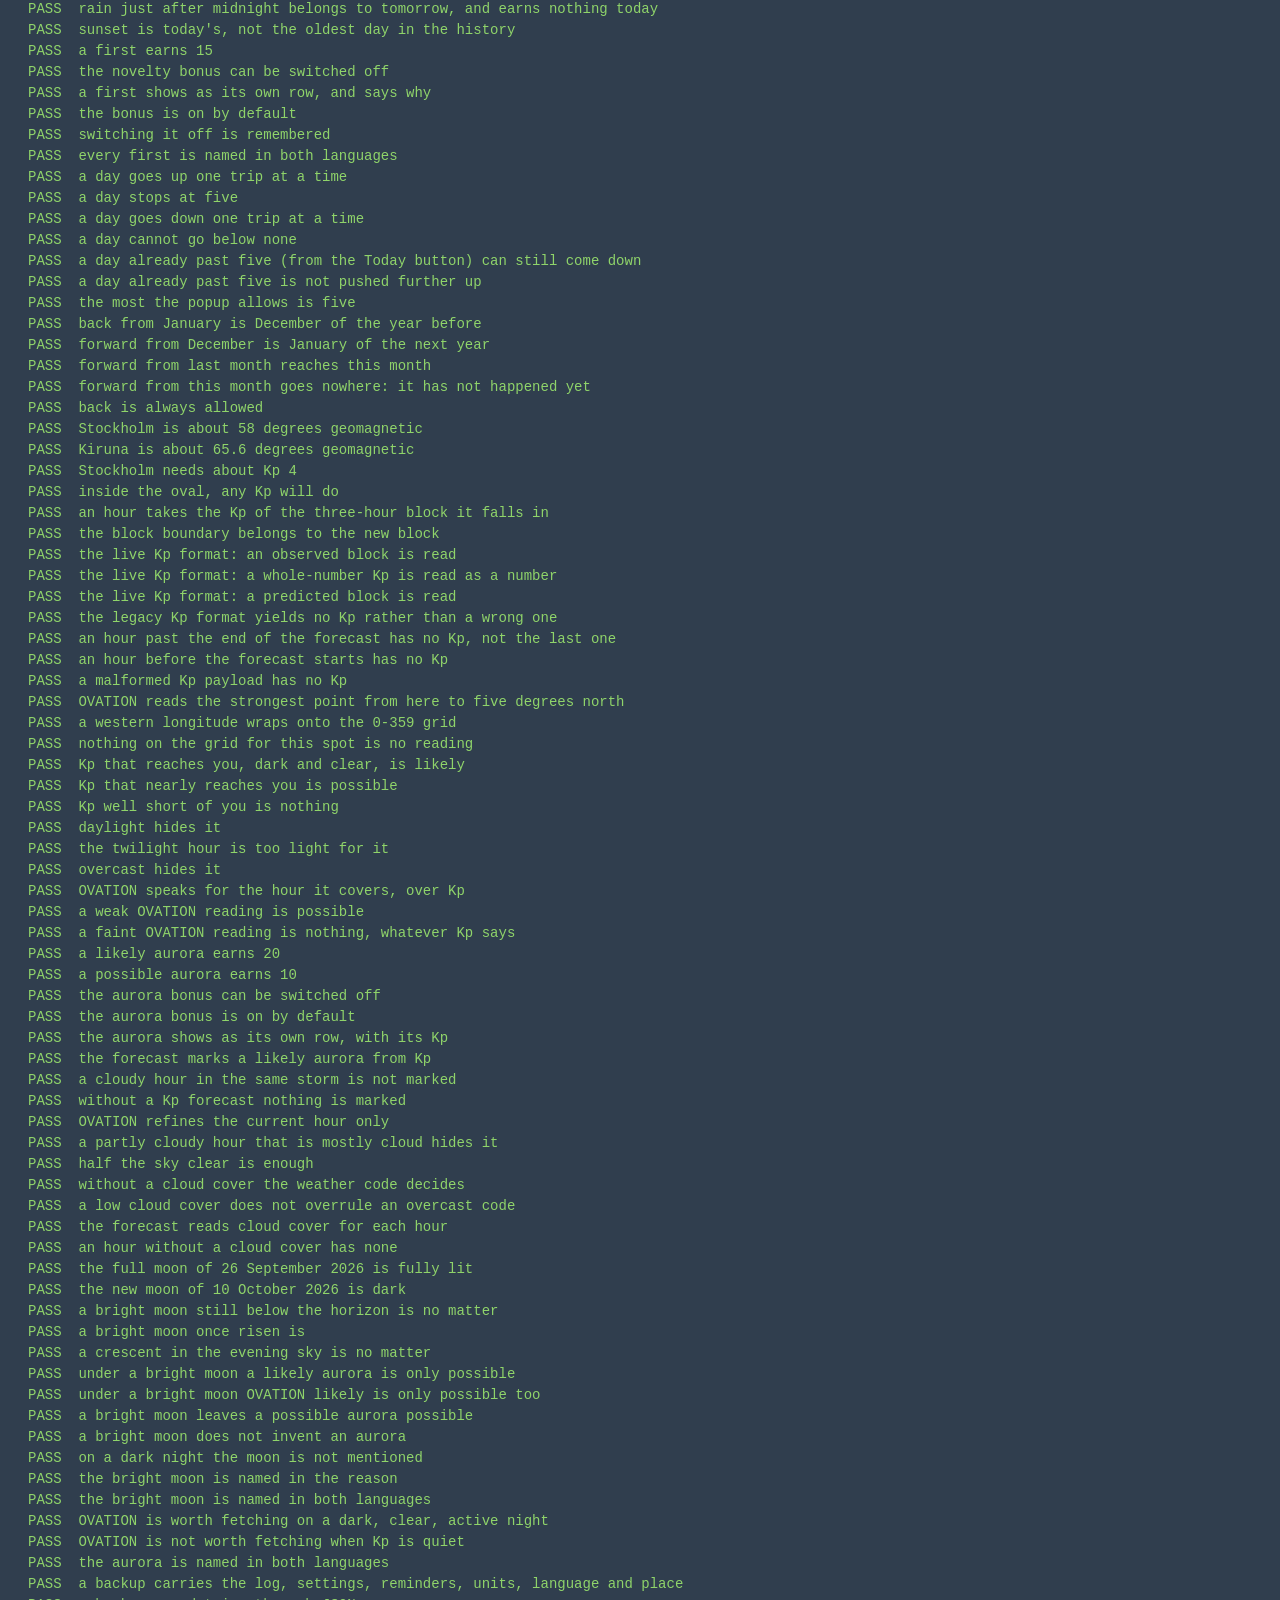
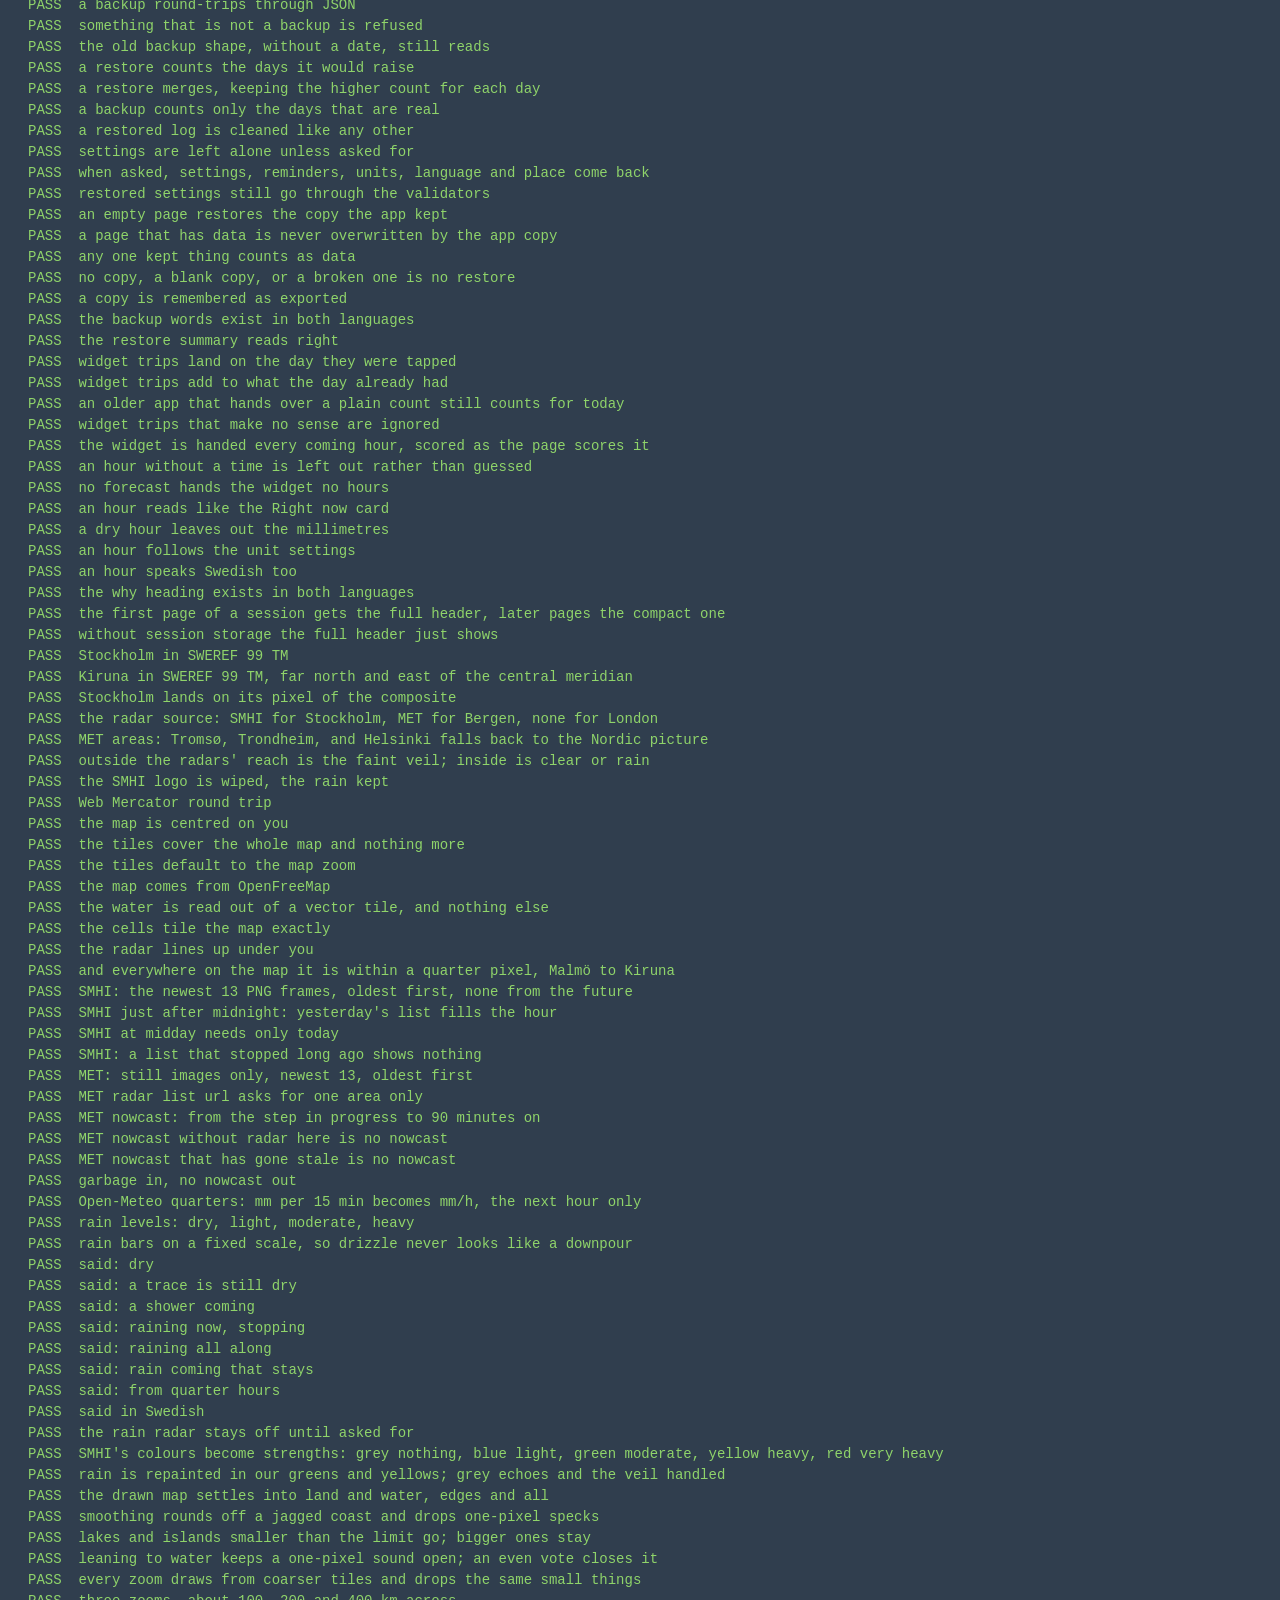
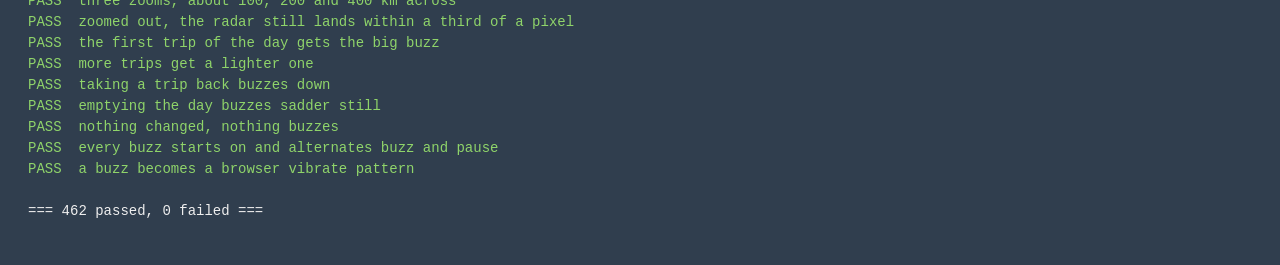
<file: web/test.html>
<!doctype html>
<html lang="en">
<head><meta charset="utf-8"><title>Touch Grass — logic tests</title>
<style>
 body { font: 14px/1.5 monospace; background: #303e4e; color: #eee; padding: 20px; }
 pre { white-space: pre-wrap; }
 .p { color: #8fd46a; } .f { color: #ff8080; font-weight: bold; }
 h1 { font: bold 20px monospace; }
</style>
</head>
<body>
<h1>Touch Grass — logic tests</h1>
<pre id="out">running…</pre>

<script>
window.addEventListener('error', (e) => {
  document.getElementById('out').textContent =
    'THREW: ' + e.message + '\n  at ' + e.filename + ':' + e.lineno + ':' + e.colno;
});
</script>
<script src="scoring.js"></script>
<script src="blend.js"></script>
<script src="fixtures.js"></script>
<script src="met-legend.js"></script>
<script src="lang.js"></script>
<script src="core.js"></script>
<script src="radar.js"></script>
<script>
/* ================= harness ================= */

const lines = [];
let nPass = 0, nFail = 0;

function check(name, got, want) {
  const ok = got === want;
  ok ? nPass++ : nFail++;
  lines.push(`${ok ? 'PASS' : 'FAIL'}  ${name}` + (ok ? '' : `\n        got=${got}\n        want=${want}`));
}

/* ================= fixtures ================= */

// Copy is asserted in English; getLang() otherwise follows the browser,
// which on a Swedish machine would make every string test fail.
const REAL_LANG = localStorage.getItem('touchgrass.lang');
localStorage.setItem('touchgrass.lang', 'en'); LANG_CACHE = null;

const S = Object.assign({}, DEFAULTS);            // default dials

// A pleasant spring afternoon, unless overridden.
const base = { feels: 20, temp: 20, pop: 5, precip: 0, wind: 8,
               isDay: true, hour: 14, code: 0 };
const at = (o) => Object.assign({}, base, o);

function fc(specs, s) {
  return specs.map((spec, i) => {
    const h = at(Object.assign({ hour: (base.hour + i + 1) % 24 }, spec));
    h.hoursFromNow = i + 1;
    h.label = h.hour === 0 ? 'midnight' : h.hour < 12 ? h.hour + 'am'
            : h.hour === 12 ? 'noon' : (h.hour - 12) + 'pm';
    h.score = scoreHour(h, s || S);
    return h;
  });
}
const flat = (n, o, s) => fc(Array.from({ length: n }, () => o || {}), s);

const WET  = { pop: 100, precip: 3, code: 65 };
const NIGHT = { isDay: false, hour: 3 };

/* ================= scoring ================= */

check('perfect afternoon scores high', scoreHour(at({}), S) >= 90, true);
check('heavy rain tanks it', scoreHour(at(WET), S) < 25, true);
check('night costs a lot', scoreHour(at({ isDay: false, hour: 21 }), S) < 65, true);
check('3am costs more than 9pm',
  scoreHour(at(NIGHT), S) < scoreHour(at({ isDay: false, hour: 21 }), S), true);
check('score never leaves 0..100',
  (() => { const v = scoreHour(at({ feels: -40, pop: 100, precip: 9, wind: 90,
      isDay: false, hour: 3, code: 96 }), S); return v >= 0 && v <= 100; })(), true);

/* ================= dials actually do something ================= */

check('rain dial at 0 rescues a wet hour',
  scoreHour(at(WET), Object.assign({}, S, { rain: 0 })) >
  scoreHour(at(WET), S) + 40, true);

check('rain dial at 2 punishes harder than default',
  scoreHour(at({ pop: 60 }), Object.assign({}, S, { rain: 2 })) <
  scoreHour(at({ pop: 60 }), S), true);

check('cold dial at 0 rescues a chilly hour',
  scoreHour(at({ feels: 2 }), Object.assign({}, S, { cold: 0 })) >= 95, true);

check('heat dial at 0 rescues a hot hour',
  scoreHour(at({ feels: 34 }), Object.assign({}, S, { heat: 0 })) >= 95, true);

check('dark dial at 0 makes night as good as day',
  scoreHour(at(NIGHT), Object.assign({}, S, { dark: 0 })) ===
  scoreHour(at({ hour: 14 }), S), true);

check('wind dial at 0 rescues a gale',
  scoreHour(at({ wind: 60 }), Object.assign({}, S, { wind: 0 })) >= 95, true);

check('dials stay clamped to 0..2 when stored out of range',
  (() => {
    localStorage.setItem('touchgrass.settings',
      JSON.stringify({ rain: 99, cold: -5, bar: 999 }));
    const g = getSettings();
    localStorage.removeItem('touchgrass.settings');
    return g.rain === 2 && g.cold === 0 && g.bar === 90;
  })(), true);

check('a lower bar sends you out in worse weather',
  (() => {
    const mediocre = at({ pop: 55, feels: 12 });
    const ahead = flat(12, { pop: 55, feels: 12 });
    const fussy  = decide(mediocre, ahead, 0, Object.assign({}, S, { bar: 85 }));
    const relaxed = decide(mediocre, ahead, 0, Object.assign({}, S, { bar: 30 }));
    return fussy.state !== 'go' && relaxed.state === 'go';
  })(), true);

/* ================= THE HOUSE RULE ================= */
/* If you have not been out today, it must never say "stay in". */

/* Both sweeps build their forecasts with since(), not flat(): flat() copies
   a spec that carries `hour` over the hour it computes, so every row came
   back stamped with now's hour. Since the verdict began naming only hours
   still ahead of now, that made the candidate list empty in all ~2,600
   combinations — the sweeps ran, and swept nothing. since() advances the
   hours properly, so the rule is exercised on the path that has something
   to name as well as the one that doesn't. */

check('house rule: never "stayin" before your first trip',
  (() => {
    const dials = [S, Object.assign({}, S, { bar: 90 }),
                      Object.assign({}, S, { rain: 2, cold: 2, dark: 2 })];
    for (const s of dials) {
      for (const feels of [-30, -16, -5, 5, 12, 20, 30, 39, 45]) {
        for (const hour of [0, 3, 6, 9, 12, 15, 18, 21, 23]) {
          for (const isDay of [true, false]) {
            for (const code of [0, 3, 45, 63, 65, 75, 95, 96]) {
              for (const wind of [2, 30, 70]) {
                const now = at({ feels, hour, isDay, code, wind });
                const spec = { feels, isDay, code, wind };
                const ahead = since(hour, Array.from({ length: 12 }, () => spec), s);
                const v = decide(now, ahead, 0, s);
                if (v.state === 'stayin') {
                  return `stayin leaked: feels=${feels} hour=${hour} code=${code}`;
                }
              }
            }
          }
        }
      }
    }
    return 'clean';
  })(), 'clean');

// Asserted on the decision itself rather than its wording, so it holds
// in every language.
check('house rule: every not-been-out verdict is actionable',
  (() => {
    // The only outcomes allowed to name no specific hour are the ones
    // where there genuinely isn't one to name.
    const mayLackAnHour = ['waitRiskyNoGap', 'go', 'anyways'];
    for (const feels of [-20, 5, 20, 40]) {
      for (const isDay of [true, false]) {
        for (const code of [0, 65, 95]) {
          const hour = isDay ? 14 : 2;
          const now = at({ feels, isDay, hour, code });
          const spec = { feels, isDay, code };
          const d = tgDecide(now,
            since(hour, Array.from({ length: 12 }, () => spec)), 0, S);
          if (d.state === 'stayin') return 'stayin leaked';
          if (!mayLackAnHour.includes(d.state) && !d.target) {
            return 'no hour named for ' + d.state;
          }
        }
      }
    }
    return 'clean';
  })(), 'clean');

check('"stay in" IS reachable once you have been out',
  decide(at(WET), flat(12, WET), 1, S).state, 'stayin');

/* ================= safety still wins ================= */

check('dangerous heat never says go',
  decide(at({ feels: 44 }), flat(12, { feels: 44 }), 0, S).state !== 'go'
  && decide(at({ feels: 44 }), flat(12, { feels: 44 }), 0, S).state !== 'anyways', true);

check('dangerous cold never says go',
  decide(at({ feels: -22 }), flat(12, { feels: -22 }), 0, S).state, 'wait');

check('lightning never says go',
  decide(at({ code: 95 }), flat(12, { code: 95 }), 0, S).state, 'wait');

check('safety beats a wide-open bar',
  decide(at({ feels: 44 }), flat(12, { feels: 44 }), 0,
         Object.assign({}, S, { bar: 25, heat: 0 })).state, 'wait');

check('safety beats every dial turned off',
  (() => {
    const off = { rain: 0, cold: 0, heat: 0, wind: 0, dark: 0, bar: 25 };
    for (const now of [at({ feels: 45 }), at({ feels: -25 }), at({ code: 95 })]) {
      const v = decide(now, flat(12, {}, off), 0, off);
      if (v.state === 'go' || v.state === 'anyways') return 'unsafe: ' + v.line;
    }
    return 'clean';
  })(), 'clean');

/* ================= night ================= */

// flat() would stamp the same `hour` on every forecast row, because the
// spec it copies carries one — which made every "future" hour identical
// to now. since() advances them properly, which matters now that the
// verdict cares which side of midnight an hour falls on.
//
// 23:00 is deliberately not in this list: with no hours left of today it
// now says go now, which "the day you owe is today" section pins.
check('"go out anyways" never happens in the small hours',
  (() => {
    for (const hour of [0, 1, 2, 3, 4]) {
      const spec = Object.assign({ isDay: false }, WET);
      const ahead = since(hour, Array.from({ length: 12 }, () => spec));
      const v = decide(at(Object.assign({ hour }, spec)), ahead, 0, S);
      if (v.state === 'anyways') return `leaked at ${hour}h`;
    }
    return 'clean';
  })(), 'clean');

// Deliberate: a dark winter *evening* is still a fine time to go out, so
// "anyways" is allowed there. Only 11pm–5am is off limits.
check('a dark winter evening still gets pushed out',
  (() => {
    const spec = Object.assign({ isDay: false, hour: 18 }, WET);
    return decide(at(spec), flat(12, spec), 0, S).state;
  })(), 'anyways');

check('the small hours still name an hour to go',
  (() => {
    const spec = Object.assign({ isDay: false }, WET);
    const d = tgDecide(at(Object.assign({ hour: 2 }, spec)),
                       since(2, Array.from({ length: 12 }, () => spec)), 0, S);
    return d.state === 'waitNight' && !!d.target;
  })(), true);

// Two different silences. At 23:00 the forecast is full but every hour in
// it belongs to tomorrow, so the day is spent and the answer is "now"
// (pinned below, under "the day you owe is today"). With no forecast at
// all there is nothing to say "now" about either — and lang.js carries
// copy written for exactly that, in both languages.
check('deep night with no forecast at all still waits for the night',
  (() => {
    const spec = Object.assign({ isDay: false }, WET);
    const d = tgDecide(at(Object.assign({ hour: 3 }, spec)), [], 0, S);
    return d.state + ':' + d.target;
  })(), 'waitNight:null');

check('and it uses the words written for having no hour to name',
  (() => {
    const spec = Object.assign({ isDay: false }, WET);
    return decide(at(Object.assign({ hour: 3 }, spec)), [], 0, S).sub;
  })(),
  "It's the middle of the night. Get some sleep, then go out at the first " +
  "reasonable hour — that's all today asks.");

/* ================= copy ================= */

check('no undefined/NaN in any verdict copy',
  (() => {
    for (const feels of [-30, -16, -5, 10, 20, 30, 39, 45]) {
      for (const hour of [3, 9, 15, 21]) {
        for (const isDay of [true, false]) {
          for (const visits of [0, 1, 2, 5]) {
            for (const code of [0, 3, 65, 95, 75]) {
              const v = decide(at({ feels, hour, isDay, code }),
                               flat(12, { feels, hour, isDay, code }), visits, S);
              const txt = v.line + ' ' + v.sub + ' ' + v.tag;
              if (/undefined|NaN|\[object/.test(txt)) return txt.slice(0, 70);
            }
          }
        }
      }
    }
    return 'clean';
  })(), 'clean');

check('every verdict has a state the CSS knows',
  (() => {
    const known = ['go', 'wait', 'anyways', 'stayin'];
    for (const feels of [-30, 5, 20, 44]) {
      for (const isDay of [true, false]) {
        for (const visits of [0, 1]) {
          const v = decide(at({ feels, isDay, hour: isDay ? 14 : 2 }),
                           flat(12, { feels, isDay }), visits, S);
          if (!known.includes(v.state)) return 'unknown: ' + v.state;
        }
      }
    }
    return 'clean';
  })(), 'clean');

check('empty forecast does not crash the verdict',
  typeof decide(at({}), [], 0, S).line, 'string');

/* ================= the log ================= */

const REAL_LOG = localStorage.getItem(LOG_KEY);   // borrow, then give back
localStorage.removeItem(LOG_KEY);

check('a fresh log is empty', Object.keys(getLog()).length, 0);

check('adding a visit counts it', (() => { addVisit(); return visitsToday(); })(), 1);
check('visits stack up', (() => { addVisit(); addVisit(); return visitsToday(); })(), 3);
check('undo removes one', (() => { removeVisit(); return visitsToday(); })(), 2);
check('undo cannot go below zero',
  (() => { removeVisit(); removeVisit(); removeVisit(); return visitsToday(); })(), 0);
check('a zeroed day is dropped, not stored as 0',
  Object.prototype.hasOwnProperty.call(getLog(), todayKey()), false);

check('rubbish entries are filtered out of the log',
  (() => {
    localStorage.setItem(LOG_KEY, JSON.stringify({
      '2026-01-05': 2, 'nonsense': 4, '2026-13-99': 1, '2026-02-02': 'x',
      '2026-03-03': -1, '2026-02-30': 1, '2026-00-10': 1
    }));
    const keys = Object.keys(getLog()).sort();
    return keys.join(',');
  })(), '2026-01-05');

check('a leap day is accepted in a leap year but not otherwise',
  validKey('2028-02-29') && !validKey('2026-02-29'), true);

check('a corrupt log does not throw',
  (() => { localStorage.setItem(LOG_KEY, '{not json'); return Object.keys(getLog()).length; })(), 0);

check('streak counts consecutive days back from today',
  (() => {
    const log = {};
    const d = new Date();
    for (let i = 0; i < 5; i++) { log[dayKey(d)] = 1; d.setDate(d.getDate() - 1); }
    return streakInfo(log).current;
  })(), 5);

check('a streak survives today being still unlogged',
  (() => {
    const log = {};
    const d = new Date();
    d.setDate(d.getDate() - 1);            // yesterday back, today blank
    for (let i = 0; i < 4; i++) { log[dayKey(d)] = 1; d.setDate(d.getDate() - 1); }
    return streakInfo(log).current;
  })(), 4);

check('a gap ends the streak',
  (() => {
    const log = {};
    const d = new Date();
    log[dayKey(d)] = 1;
    d.setDate(d.getDate() - 2);            // skip yesterday
    log[dayKey(d)] = 1;
    return streakInfo(log).current;
  })(), 1);

check('longest run is found anywhere in history',
  streakInfo({
    '2026-01-01': 1, '2026-01-02': 1, '2026-01-03': 1,   // run of 3
    '2026-06-10': 1                                       // lonely day
  }).longest, 3);

check('trips this year sums multiple trips per day',
  (() => {
    const y = new Date().getFullYear();
    return streakInfo({ [`${y}-01-01`]: 3, [`${y}-01-02`]: 2 }).tripsThisYear;
  })(), 5);

check('days out counts days, not trips',
  (() => {
    const y = new Date().getFullYear();
    return streakInfo({ [`${y}-01-01`]: 3, [`${y}-01-02`]: 2 }).daysThisYear;
  })(), 2);

check('a leap year has 366 squares',
  (() => {
    const jan1 = new Date(2028, 0, 1), dec31 = new Date(2028, 11, 31);
    return Math.round((dec31 - jan1) / 86400000) + 1;
  })(), 366);

check('dayKey zero-pads so keys sort correctly',
  dayKey(new Date(2026, 2, 5)), '2026-03-05');

// put the user's real log back exactly as we found it
if (REAL_LOG === null) localStorage.removeItem(LOG_KEY);
else localStorage.setItem(LOG_KEY, REAL_LOG);

check('the real log was restored after testing',
  localStorage.getItem(LOG_KEY), REAL_LOG);


/* ================= trends ================= */

// helper: an `ahead` array with explicit per-hour overrides
function ahead12(fn) {
  const out = [];
  for (let k = 1; k <= 12; k++) {
    const h = at(Object.assign({ hour: (14 + k) % 24 }, fn(k)));
    h.hoursFromNow = k;
    h.label = h.hour < 12 ? h.hour + 'am' : (h.hour - 12) + 'pm';
    h.score = scoreHour(h, S);
    out.push(h);
  }
  return out;
}

check('rain clearing up reads as drying',
  trends(at({ pop: 90 }), ahead12(() => ({ pop: 5 })), S).rain.text, 'drying');

check('rain moving in reads as wetter and worse',
  (() => {
    const t = trends(at({ pop: 0 }), ahead12(() => ({ pop: 95 })), S).rain;
    return t.text + '/' + t.mood;
  })(), 'wetter/worse');

check('a steady day reads as steady',
  trends(at({ pop: 20 }), ahead12(() => ({ pop: 20 })), S).rain.text, 'steady');

check('warming up on a cold day is better',
  (() => {
    const t = trends(at({ feels: 4 }), ahead12(() => ({ feels: 18 })), S).temp;
    return t.text + '/' + t.mood;
  })(), 'warmer/better');

// The same direction of travel means opposite things at opposite ends.
check('warming up in a heatwave is worse',
  (() => {
    const t = trends(at({ feels: 28 }), ahead12(() => ({ feels: 36 })), S).temp;
    return t.text + '/' + t.mood;
  })(), 'warmer/worse');

check('cooling off in a heatwave is better',
  (() => {
    const t = trends(at({ feels: 34 }), ahead12(() => ({ feels: 22 })), S).temp;
    return t.text + '/' + t.mood;
  })(), 'colder/better');

check('dropping wind reads as calmer',
  trends(at({ wind: 45 }), ahead12(() => ({ wind: 5 })), S).wind.text, 'calmer');

check('outlook spots a better hour coming',
  trends(at(WET), ahead12(() => ({})), S).outlook.mood, 'better');

check('outlook says downhill when now is the peak',
  trends(at({}), ahead12(() => WET), S).outlook.mood, 'worse');

check('outlook reports the best hour still to come, not the average',
  (() => {
    // one glorious hour buried among rubbish ones
    const a = ahead12((k) => (k === 5 ? {} : WET));
    return trends(at(WET), a, S).outlook.best >= 90;
  })(), true);

check('late in the evening it switches to "next few hours"',
  trends(at({ hour: 22, isDay: false }), ahead12(() => ({})), S).label,
  'next few hours');

check('midday uses the rest of today',
  trends(at({ hour: 12 }), ahead12(() => ({})), S).label, 'rest of today');

check('no forecast means no trends, not a crash',
  trends(at({}), [], S), null);

check('every trend arrow has a glyph',
  (() => {
    const t = trends(at({ pop: 50, feels: 10, wind: 30 }),
                     ahead12(() => ({ pop: 0, feels: 20, wind: 5 })), S);
    for (const k of ['outlook', 'temp', 'rain', 'wind']) {
      if (!ARROW[t[k].dir]) return 'missing arrow for ' + k;
    }
    return 'clean';
  })(), 'clean');

/* ================= notification prefs ================= */

const REAL_NOTIFY = localStorage.getItem('touchgrass.notify');
localStorage.removeItem('touchgrass.notify');

check('notify defaults are off until asked for',
  getNotify().enabled || getNotify().watch, false);

check('an inverted quiet window is repaired, not left to never fire',
  (() => {
    localStorage.setItem('touchgrass.notify',
      JSON.stringify({ windowStart: 20, windowEnd: 8 }));
    const n = getNotify();
    return n.windowEnd > n.windowStart;
  })(), true);

check('out-of-range times are clamped',
  (() => {
    localStorage.setItem('touchgrass.notify',
      JSON.stringify({ hour: 99, minute: -5, greatBar: 500 }));
    const n = getNotify();
    return `${n.hour}/${n.minute}/${n.greatBar}`;
  })(), '23/0/100');

check('corrupt notify prefs fall back to defaults',
  (() => {
    localStorage.setItem('touchgrass.notify', 'not json');
    return getNotify().hour;
  })(), NOTIFY_DEFAULTS.hour);

check('hhmm zero-pads',  hhmm(9, 5), '09:05');

if (REAL_NOTIFY === null) localStorage.removeItem('touchgrass.notify');
else localStorage.setItem('touchgrass.notify', REAL_NOTIFY);

check('syncToAndroid is harmless in a browser',
  (() => { try { syncToAndroid(); return 'fine'; } catch (e) { return 'threw: ' + e.message; } })(),
  'fine');


/* ================= reminder timing ================= */

const clockN  = Object.assign({}, NOTIFY_DEFAULTS, { mode: 'clock', hour: 17, minute: 30 });
const sunsetN = Object.assign({}, NOTIFY_DEFAULTS, { mode: 'sunset', beforeSunset: 2 });

check('a fixed time is just that time',
  reminderMinutes(clockN, 19 * 60 + 58), 17 * 60 + 30);

check('sunset mode counts back from sunset',
  reminderMinutes(sunsetN, 19 * 60 + 58), 17 * 60 + 58);

check('half-hour offsets work',
  reminderMinutes(Object.assign({}, sunsetN, { beforeSunset: 1.5 }), 20 * 60), 18 * 60 + 30);

check('zero hours before sunset means at sunset',
  reminderMinutes(Object.assign({}, sunsetN, { beforeSunset: 0 }), 20 * 60), 20 * 60);

// Midwinter in the north: sunset at 14:50 should pull the nudge earlier,
// which is the whole reason this mode exists.
check('a dark midwinter sunset drags the nudge earlier',
  reminderMinutes(sunsetN, 14 * 60 + 50) < reminderMinutes(clockN, 14 * 60 + 50), true);

check('sunset mode falls back to the clock when sunset is unknown',
  reminderMinutes(Object.assign({}, sunsetN, { hour: 17, minute: 0 }), null), 17 * 60);

check('a bad sunset value does not produce NaN',
  Number.isFinite(reminderMinutes(sunsetN, undefined)), true);

check('the due time never escapes the day',
  (() => {
    for (const before of [0, 3, 6]) {
      for (const sunset of [0, 30, 720, 1439]) {
        const m = reminderMinutes(Object.assign({}, sunsetN, { beforeSunset: before }), sunset);
        if (!(m >= 0 && m < 1440)) return `out of range: ${m}`;
      }
    }
    return 'clean';
  })(), 'clean');

check('mode is validated on the way out of storage',
  (() => {
    localStorage.setItem('touchgrass.notify', JSON.stringify({ mode: 'nonsense' }));
    const m = getNotify().mode;
    localStorage.removeItem('touchgrass.notify');
    return m;
  })(), 'clock');

check('hours before sunset are clamped and snapped to halves',
  (() => {
    localStorage.setItem('touchgrass.notify',
      JSON.stringify({ mode: 'sunset', beforeSunset: 99 }));
    const a = getNotify().beforeSunset;
    localStorage.setItem('touchgrass.notify',
      JSON.stringify({ mode: 'sunset', beforeSunset: 1.3 }));
    const b = getNotify().beforeSunset;
    localStorage.removeItem('touchgrass.notify');
    return `${a}/${b}`;
  })(), '6/1.5');

check('clockToMinutes reads an ISO time tail',
  clockToMinutes('19:58'), 19 * 60 + 58);

check('clockToMinutes rejects rubbish',
  clockToMinutes('not a time'), null);

check('minutesToHhmm round-trips',
  minutesToHhmm(clockToMinutes('07:05')), '07:05');


/* ================= languages ================= */

check('both languages are offered',
  LANGS_AVAILABLE.map((l) => l.code).join(','), 'en,sv');

// A corrupt stored value falls through to the browser's preference,
// which is more useful than forcing English on a Swedish phone.
check('an unknown stored language falls back to a supported one',
  (() => {
    localStorage.setItem('touchgrass.lang', 'kl'); LANG_CACHE = null;
    const c = getLang();
    localStorage.setItem('touchgrass.lang', 'en'); LANG_CACHE = null;
    return LANGS_AVAILABLE.some((l) => l.code === c);
  })(), true);

check('the licence line credits every licensor, in both languages', (() => {
  // "Data licensed CC BY 4.0" named nobody, which is not an attribution.
  // MET's locationforecast is NLOD / CC BY 4.0; SMHI's open data CC BY 4.0.
  for (const code of ['en', 'sv']) {
    const s = TEXT[code].ui.sourceLicence;
    if (typeof s !== 'string') return code + ' missing';
    for (const who of ['MET Norway', 'SMHI', 'Open-Meteo', 'NLOD', 'CC BY 4.0']) {
      if (s.indexOf(who) < 0) return code + ' omits ' + who;
    }
  }
  return 'clean';
})(), 'clean');

check('every verdict state has wording in both languages',
  (() => {
    const states = ['go','goAgain','wait','waitAgain','waitDark','waitNight',
                    'waitRisky','waitRiskyNoGap','anywaysBest','anyways','stayin'];
    for (const code of ['en','sv']) {
      for (const st of states) {
        if (typeof TEXT[code].verdict[st] !== 'function') return code + ' missing ' + st;
      }
    }
    return 'clean';
  })(), 'clean');

check('the two languages define the same ui keys',
  (() => {
    const a = Object.keys(TEXT.en.ui).sort();
    const b = Object.keys(TEXT.sv.ui).sort();
    const missing = a.filter((k) => !b.includes(k));
    const extra = b.filter((k) => !a.includes(k));
    if (missing.length) return 'sv missing: ' + missing.slice(0, 5).join(',');
    if (extra.length) return 'sv extra: ' + extra.slice(0, 5).join(',');
    return 'clean';
  })(), 'clean');

check('every weather code described in English is described in Swedish',
  (() => {
    for (const k of Object.keys(TEXT.en.sky)) {
      if (!TEXT.sv.sky[k]) return 'sv sky missing ' + k;
    }
    return 'clean';
  })(), 'clean');

check('Swedish actually produces Swedish',
  (() => {
    localStorage.setItem('touchgrass.lang', 'sv'); LANG_CACHE = null;
    const v = decide(at({}), flat(12), 0, S);
    localStorage.setItem('touchgrass.lang', 'en'); LANG_CACHE = null;
    return v.line;
  })(), 'GA UT'.replace('A', '\u00c5'));

check('switching language does not change the decision',
  (() => {
    const now = at(WET), ahead = flat(12, WET);
    localStorage.setItem('touchgrass.lang', 'en'); LANG_CACHE = null;
    const a = decide(now, ahead, 0, S);
    localStorage.setItem('touchgrass.lang', 'sv'); LANG_CACHE = null;
    const b = decide(now, ahead, 0, S);
    localStorage.setItem('touchgrass.lang', 'en'); LANG_CACHE = null;
    return a.state === b.state && a.score === b.score && a.line !== b.line;
  })(), true);

check('no verdict in either language leaks undefined',
  (() => {
    const bad = /undefined|NaN|\[object/;
    for (const code of ['en', 'sv']) {
      localStorage.setItem('touchgrass.lang', code); LANG_CACHE = null;
      for (const feels of [-30, -16, 5, 20, 30, 44]) {
        for (const hour of [2, 9, 15, 21]) {
          for (const isDay of [true, false]) {
            for (const visits of [0, 1, 3]) {
              for (const wcode of [0, 3, 65, 95]) {
                const v = decide(at({ feels, hour, isDay, code: wcode }),
                                 flat(12, { feels, hour, isDay, code: wcode }), visits, S);
                const txt = v.tag + ' ' + v.line + ' ' + v.sub;
                if (bad.test(txt)) return code + ': ' + txt.slice(0, 60);
              }
            }
          }
        }
      }
    }
    localStorage.setItem('touchgrass.lang', 'en'); LANG_CACHE = null;
    return 'clean';
  })(), 'clean');

/* ================= why an hour scores what it does ================= */

const sumParts = (e) => e.parts.reduce((t, p) => t + p.amount, 0);
const partFor = (e, key) => e.parts.filter((p) => p.key === key)[0] || null;

check('an explanation adds up to the score it explains', (() => {
  const cases = [
    at({}),
    at({ pop: 80, precip: 3, feels: 4, wind: 30, isDay: false, hour: 3, code: 65 }),
    at({ feels: 31, wind: 40, code: 95 }),
    at({ feels: -20, code: 66, isDay: false, hour: 23 })
  ];
  return cases.every((h) => {
    const e = tgExplainHour(h, S);
    return Math.round(Math.max(0, Math.min(100, e.start + sumParts(e)))) === scoreHour(h, S);
  });
})(), true);

check('a perfect hour has nothing to explain',
  tgExplainHour(at({ pop: 0, precip: 0, feels: 20, wind: 5, isDay: true, hour: 14, code: 0 }), S).parts.length, 0);

check('an explanation starts from 100',
  tgExplainHour(at({}), S).start, 100);

check('the rain dial at zero removes the rain row',
  partFor(tgExplainHour(at({ pop: 90 }), Object.assign({}, S, { rain: 0 })), 'rain'), null);

check('the rain dial at two doubles the rain penalty', (() => {
  const one = partFor(tgExplainHour(at({ pop: 60 }), Object.assign({}, S, { rain: 1 })), 'rain');
  const two = partFor(tgExplainHour(at({ pop: 60 }), Object.assign({}, S, { rain: 2 })), 'rain');
  return two.amount === one.amount * 2;
})(), true);

check('lightning is not softened by any dial', (() => {
  const numb = { rain: 0, cold: 0, heat: 0, wind: 0, dark: 0, bar: 60 };
  return partFor(tgExplainHour(at({ code: 95 }), numb), 'code').amount;
})(), -45);

check('lightning is marked as not yours to tune',
  partFor(tgExplainHour(at({ code: 95 }), S), 'code').fixed, true);

check('a dialled penalty is not marked fixed',
  partFor(tgExplainHour(at({ pop: 60 }), S), 'rain').fixed, false);

check('darkness and the small hours are explained separately', (() => {
  const e = tgExplainHour(at({ isDay: false, hour: 3 }), S);
  return partFor(e, 'dark') !== null && partFor(e, 'night') !== null;
})(), true);

check('an ordinary dark evening is not blamed on the small hours',
  partFor(tgExplainHour(at({ isDay: false, hour: 20 }), S), 'night'), null);

check('every penalty a real hour can carry has a name in both languages', (() => {
  const cases = [
    at({ pop: 80, precip: 3 }), at({ feels: 2 }), at({ feels: 33 }),
    at({ wind: 40 }), at({ isDay: false, hour: 3 }), at({ code: 95 })
  ];
  const keys = {};
  cases.forEach((h) => tgExplainHour(h, S).parts.forEach((p) => { keys[p.key] = true; }));

  const namesIn = (code) => {
    localStorage.setItem('touchgrass.lang', code); LANG_CACHE = null;
    const f = T().ui.factors;
    return Object.keys(keys).every((k) => typeof f[k] === 'string' && f[k].length > 0);
  };
  const ok = namesIn('en') && namesIn('sv');
  localStorage.setItem('touchgrass.lang', 'en'); LANG_CACHE = null;
  return ok && Object.keys(keys).length >= 6;
})(), true);

/* ================= the fact behind each penalty ================= */

check('the rain row cites the chance of rain',
  factorFact('rain', at({ pop: 53 })).indexOf('53') >= 0, true);

check('the cold row cites the feels-like temperature',
  factorFact('cold', at({ feels: 4 })), '4°C');

check('the heat row cites the feels-like temperature',
  factorFact('heat', at({ feels: 31 })), '31°C');

check('the feels-like row follows your temperature unit', (() => {
  saveUnits({ temp: 'f', wind: 'kmh' });
  const f = factorFact('cold', at({ feels: 0 }));
  saveUnits({ temp: 'c', wind: 'kmh' });
  return f;
})(), '32°F');

check('the wind row follows your wind unit', (() => {
  saveUnits({ temp: 'c', wind: 'ms' });
  const f = factorFact('wind', at({ wind: 36 }));
  saveUnits({ temp: 'c', wind: 'kmh' });
  return f;
})(), '10 m/s');

check('the code row names the sky',
  factorFact('code', at({ code: 95 })), skyName(95));

check('darkness needs no further explanation',
  factorFact('dark', at({ isDay: false })), '');

check('an unknown row does not invent a fact',
  factorFact('nonsense', at({})), '');

/* ================= finding you ================= */

// The bug: the page asked for a low-accuracy fix with an 8s timeout, so on
// any device whose network provider had nothing cached it timed out without
// ever asking the GPS — and then blamed you for blocking it.

check('the first attempt allows a recent cached fix',
  nextGeoAttempt(0).maximumAge, 600000);

check('the first attempt does not wake the GPS',
  !!nextGeoAttempt(0).enableHighAccuracy, false);

check('a timed-out attempt escalates to high accuracy',
  nextGeoAttempt(1, GEO_TIMEOUT).enableHighAccuracy, true);

check('escalating asks for a fresh fix, not the cache that just failed',
  nextGeoAttempt(1, GEO_TIMEOUT).maximumAge, 0);

check('escalating waits longer than the attempt that timed out',
  nextGeoAttempt(1, GEO_TIMEOUT).timeout > nextGeoAttempt(0).timeout, true);

check('a position the device could not fix escalates too',
  nextGeoAttempt(1, GEO_UNAVAILABLE) !== null, true);

check('a denied position is never retried',
  nextGeoAttempt(1, GEO_DENIED), null);

check('there is no third attempt',
  nextGeoAttempt(2, GEO_TIMEOUT), null);

check('a denied position says it may be blocked',
  /blocked/.test(geoFailMessage(GEO_DENIED)), true);

check('a timeout does not blame blocking',
  /blocked/.test(geoFailMessage(GEO_TIMEOUT)), false);

check('a position the device could not fix reads the same as a timeout',
  geoFailMessage(GEO_UNAVAILABLE), geoFailMessage(GEO_TIMEOUT));

check('both location failures are translated', (() => {
  localStorage.setItem('touchgrass.lang', 'sv'); LANG_CACHE = null;
  const sv = [geoFailMessage(GEO_DENIED), geoFailMessage(GEO_TIMEOUT)];
  localStorage.setItem('touchgrass.lang', 'en'); LANG_CACHE = null;
  const en = [geoFailMessage(GEO_DENIED), geoFailMessage(GEO_TIMEOUT)];
  return sv[0] !== en[0] && sv[1] !== en[1] && sv[0] !== sv[1];
})(), true);

// The Today page calls hintPara() for its search hints but only loads
// core.js — it lived in record.js, which only the calendar page loads.
check('hintPara is available to any page that loads core',
  typeof hintPara, 'function');

/* ---- and whether a fix is worth three more requests each to
        Open-Meteo, MET and SMHI ---- */

const T0 = 1000000;
const geoState = (o) => Object.assign(
  { place: { lat: 59.33, lon: 18.07, label: 'Stockholm', named: true },
    data: { now: {} }, stale: null, fetchedAt: T0, loading: false }, o);

// The case that costs six requests per open: the page loads the
// remembered place, and the ten-minute-old cached fix lands moments later
// a few hundred metres away, before the first fetch has even returned.
check('a cached fix arriving mid-load does not start a second one',
  geoNeedsReload(
    geoState({ data: null, fetchedAt: null, loading: true }),
    59.34, 18.08, T0 + 200), false);

check('a cached fix in the same box does not refetch a fresh forecast',
  geoNeedsReload(geoState({}), 59.34, 18.08, T0 + 60 * 1000), false);

check('a genuinely different place still reloads',
  geoNeedsReload(geoState({}), 57.71, 11.97, T0 + 60 * 1000), true);

check('a forecast old enough to be worth replacing reloads',
  geoNeedsReload(geoState({}), 59.33, 18.07, T0 + GEO_REUSE_MS), true);

// A stale forecast is on screen only because the last fetch failed, so a
// fresh fix is exactly the moment to try the network again.
check('a stale forecast reloads even in the same place',
  geoNeedsReload(geoState({ stale: T0 - 1000 }), 59.33, 18.07, T0 + 60 * 1000), true);

check('nothing loaded at all reloads',
  geoNeedsReload(geoState({ place: null, data: null }), 59.33, 18.07, T0), true);

// One box, shared by the cached forecast, the kept place name and this
// decision — so all three agree about what counts as the same place.
check('a fix well inside the box is here',
  nearPlace({ lat: 59.33, lon: 18.07 }, 59.33 + SAME_PLACE_DEG / 2, 18.07), true);

check('a fix outside the box is somewhere else',
  nearPlace({ lat: 59.33, lon: 18.07 }, 59.33 + SAME_PLACE_DEG * 2, 18.07), false);

check('nothing at all is not near anywhere', nearPlace(null, 59.33, 18.07), false);

/* ================= units ================= */

check('celsius is left alone', fmtTemp(20, { temp: 'c', wind: 'kmh' }), '20\u00b0C');
check('fahrenheit converts', fmtTemp(20, { temp: 'f', wind: 'kmh' }), '68\u00b0F');
check('freezing converts', fmtTemp(0, { temp: 'f', wind: 'kmh' }), '32\u00b0F');
check('km/h is left alone', fmtWind(36, { temp: 'c', wind: 'kmh' }), '36 km/h');
check('m/s converts', fmtWind(36, { temp: 'c', wind: 'ms' }), '10 m/s');
check('mph converts', fmtWind(80.4672, { temp: 'c', wind: 'mph' }), '50 mph');

check('units never touch the score',
  (() => {
    const h = at({ feels: 30, wind: 40 });
    const before = scoreHour(h, S);
    saveUnits({ temp: 'f', wind: 'mph' });
    const after = scoreHour(h, S);
    saveUnits({ temp: 'c', wind: 'kmh' });
    return before === after;
  })(), true);

check('a rubbish unit setting falls back',
  (() => {
    localStorage.setItem('touchgrass.units', JSON.stringify({ temp: 'k', wind: 'furlongs' }));
    const u = getUnits();
    localStorage.removeItem('touchgrass.units');
    return u.temp + '/' + u.wind;
  })(), 'c/kmh');


/* ================= since you were last out ================= */

const REAL_LASTOUT = localStorage.getItem('touchgrass.lastout');

check('no log means nothing to report', lastOut({}), null);

check('a stamp from today is used exactly',
  (() => {
    const t = Date.now() - 90 * 60 * 1000;          // 90 minutes ago
    localStorage.setItem('touchgrass.lastout', String(t));
    const info = lastOut({ [todayKey()]: 1 });
    return info.exact === true;
  })(), true);

check('90 minutes reads as hours',
  (() => {
    const t = Date.now() - 90 * 60 * 1000;
    localStorage.setItem('touchgrass.lastout', String(t));
    return /2 hours ago|an hour ago/.test(lastOutText(lastOut({ [todayKey()]: 1 })));
  })(), true);

check('a few minutes reads as minutes',
  (() => {
    localStorage.setItem('touchgrass.lastout', String(Date.now() - 10 * 60 * 1000));
    return /10 minutes ago/.test(lastOutText(lastOut({ [todayKey()]: 1 })));
  })(), true);

// A stamp left over from an earlier day must not be used to claim
// "20 minutes ago" about a trip logged days later in the calendar.
check('a stale stamp is not applied to a different day',
  (() => {
    const old = new Date();
    old.setDate(old.getDate() - 5);
    localStorage.setItem('touchgrass.lastout', String(old.getTime()));
    const yesterday = new Date();
    yesterday.setDate(yesterday.getDate() - 1);
    const info = lastOut({ [dayKey(yesterday)]: 1 });
    return info.exact === false && info.days === 1;
  })(), true);

check('a day-only record reads as yesterday',
  (() => {
    localStorage.removeItem('touchgrass.lastout');
    const y = new Date();
    y.setDate(y.getDate() - 1);
    return lastOutText(lastOut({ [dayKey(y)]: 1 }));
  })(), 'Last out yesterday');

check('an older day-only record counts the days',
  (() => {
    localStorage.removeItem('touchgrass.lastout');
    const d = new Date();
    d.setDate(d.getDate() - 4);
    return lastOutText(lastOut({ [dayKey(d)]: 1 }));
  })(), 'Last out 4 days ago');

check('it reads the most recent day, not the first',
  (() => {
    localStorage.removeItem('touchgrass.lastout');
    const a = new Date(); a.setDate(a.getDate() - 9);
    const b = new Date(); b.setDate(b.getDate() - 2);
    return lastOut({ [dayKey(a)]: 1, [dayKey(b)]: 1 }).days;
  })(), 2);

check('a rubbish stamp does not throw',
  (() => {
    localStorage.setItem('touchgrass.lastout', 'not a number');
    const txt = lastOutText(lastOut({ [todayKey()]: 1 }));
    return typeof txt === 'string' && !/NaN|undefined/.test(txt);
  })(), true);

check('it says something in Swedish too',
  (() => {
    localStorage.removeItem('touchgrass.lastout');
    localStorage.setItem('touchgrass.lang', 'sv'); LANG_CACHE = null;
    const y = new Date(); y.setDate(y.getDate() - 1);
    const txt = lastOutText(lastOut({ [dayKey(y)]: 1 }));
    localStorage.setItem('touchgrass.lang', 'en'); LANG_CACHE = null;
    return txt.indexOf('Ute senast') === 0;
  })(), true);

if (REAL_LASTOUT === null) localStorage.removeItem('touchgrass.lastout');
else localStorage.setItem('touchgrass.lastout', REAL_LASTOUT);

/* ================= blending sources ================= */

check('all three sources carry their stated weights', (() => {
  const w = tgWeigh(['met', 'smhi', 'om']);
  return w.met === 0.5 && w.smhi === 0.25 && w.om === 0.25;
})(), true);

check('a missing source has its weight shared out proportionally', (() => {
  const w = tgWeigh(['met', 'om']);
  return Math.abs(w.met - 2 / 3) < 1e-9 && Math.abs(w.om - 1 / 3) < 1e-9;
})(), true);

check('weights always sum to one', (() => {
  const sets = [['met'], ['smhi'], ['om'], ['met', 'smhi'],
                ['smhi', 'om'], ['met', 'smhi', 'om']];
  return sets.every((s) => {
    const w = tgWeigh(s);
    const total = Object.keys(w).reduce((t, k) => t + w[k], 0);
    return Math.abs(total - 1) < 1e-9;
  });
})(), true);

check('one source on its own carries all the weight', tgWeigh(['om']).om, 1);

check('no sources yields no weights', Object.keys(tgWeigh([])).length, 0);

/* Attribution. MET Norway and SMHI both require it by licence, so the
   credit has to name all three whether or not a forecast has landed —
   crediting Open-Meteo alone was a false statement on first paint, on
   the stale-cache path and on the failure path. */

check('every source in the blend is credited', (() => {
  const missing = Object.keys(TG_WEIGHTS)
    .filter((k) => !TG_CREDITS.some((c) => c.key === k));
  return missing.join(',');
})(), '');

check('every credit carries a name, a link and a licence', (() => {
  return TG_CREDITS.every((c) =>
    typeof c.name === 'string' && c.name.length > 1 &&
    /^https:\/\//.test(c.url) && /CC BY|NLOD/.test(c.licence));
})(), true);

check('the credit names MET and SMHI, not Open-Meteo alone', (() => {
  return TG_CREDITS.map((c) => c.name).join(' | ');
})(), 'MET Norway (YR) | SMHI | Open-Meteo');

check('the breakdown reads heaviest source first', (() => {
  // data.sources arrives in whatever order the hours happened to name
  // the services, which put the 25% ones in front of the 50% one.
  return tgCreditOrder(['om', 'met', 'smhi']).join(',');
})(), 'met,smhi,om');

check('the breakdown order does not depend on the order it was given', (() => {
  const orders = [['om', 'met', 'smhi'], ['smhi', 'om', 'met'],
                  ['met', 'om', 'smhi'], ['om', 'smhi', 'met']];
  return orders.map((o) => tgCreditOrder(o).join(',')).join(' / ');
})(), 'met,smhi,om / met,smhi,om / met,smhi,om / met,smhi,om');

check('a partial blend still reads heaviest first',
  tgCreditOrder(['om', 'met']).join(','), 'met,om');

const hr = (time, o) => Object.assign(
  { time: time, feels: 10, temp: 10, pop: 0, precip: 0, wind: 0, code: 0 }, o || {});

check('one source blends to itself', (() => {
  const out = tgBlend({ om: [hr('2026-09-08T21:00:00Z', { feels: 12.5, pop: 40 })] });
  return out.length === 1 && out[0].feels === 12.5 && out[0].pop === 40;
})(), true);

check('two sources average by weight', (() => {
  // met 0.5 / om 0.25 renormalises to 2/3 and 1/3.
  const out = tgBlend({
    met: [hr('2026-09-08T21:00:00Z', { feels: 12 })],
    om:  [hr('2026-09-08T21:00:00Z', { feels: 18 })]
  });
  return Math.abs(out[0].feels - 14) < 1e-9;   // 12*(2/3) + 18*(1/3)
})(), true);

check('all three average by weight', (() => {
  const out = tgBlend({
    met:  [hr('2026-09-08T21:00:00Z', { pop: 80 })],
    smhi: [hr('2026-09-08T21:00:00Z', { pop: 40 })],
    om:   [hr('2026-09-08T21:00:00Z', { pop: 20 })]
  });
  return Math.abs(out[0].pop - 55) < 1e-9;     // 80*.5 + 40*.25 + 20*.25
})(), true);

check('an hour only one source has still appears', (() => {
  const out = tgBlend({
    met: [hr('2026-09-08T21:00:00Z'), hr('2026-09-08T22:00:00Z', { feels: 9 })],
    om:  [hr('2026-09-08T21:00:00Z')]
  });
  return out.length === 2 && out[1].feels === 9;
})(), true);

check('a blended hour names the sources behind it', (() => {
  const out = tgBlend({
    met: [hr('2026-09-08T21:00:00Z')],
    om:  [hr('2026-09-08T21:00:00Z')]
  });
  return out[0].sources.sort().join(',');
})(), 'met,om');

check('a blended hour names its sources in a fixed order', (() => {
  // Not sorted here: the list has to come out the same whichever order
  // the services answered in, or the two engines produce different JSON
  // from the same bytes and the cross-runtime check has nothing to bite on.
  const t = '2026-09-08T21:00:00Z';
  const a = tgBlend({ om: [hr(t)], smhi: [hr(t)], met: [hr(t)] })[0].sources.join(',');
  const b = tgBlend({ met: [hr(t)], om: [hr(t)], smhi: [hr(t)] })[0].sources.join(',');
  return a + ' / ' + b;
})(), 'met,smhi,om / met,smhi,om');

check('blended hours come back in time order', (() => {
  const out = tgBlend({
    om: [hr('2026-09-08T23:00:00Z'), hr('2026-09-08T21:00:00Z'),
         hr('2026-09-08T22:00:00Z')]
  });
  return out.map((h) => h.time.slice(11, 13)).join(',');
})(), '21,22,23');

check('an empty blend is empty, not a crash', tgBlend({}).length, 0);

check('a code carried by more weight beats one carried by less', (() => {
  // Heaviest source (met 0.5) NOT listed first. smhi 0.25 + om 0.25 overcast vs met 0.5 clear.
  // Tie on weight 0.5 each, broken by the heaviest single source: met with 0.5 > smhi/om with 0.25.
  // The stub would return smhi's 3 (first source). Real vote returns met's 0.
  const out = tgBlend({
    smhi: [hr('2026-09-08T21:00:00Z', { code: 3 })],
    om:   [hr('2026-09-08T21:00:00Z', { code: 3 })],
    met:  [hr('2026-09-08T21:00:00Z', { code: 0 })]
  });
  return out[0].code;
})(), 0);

check('two agreeing sources settle it between themselves', (() => {
  const out = tgBlend({
    smhi: [hr('2026-09-08T21:00:00Z', { code: 61 })],
    om:   [hr('2026-09-08T21:00:00Z', { code: 61 })]
  });
  return out[0].code;
})(), 61);

check('a tied vote is broken by the heaviest single source', (() => {
  // om 0.25 code:3 and smhi 0.25 code:3 total 0.5; met 0.5 code:61 also totals 0.5.
  // Tie on weight 0.5 each. Heaviest for code 3 is 0.25; heaviest for code 61 is 0.5.
  // Code 61 wins. Listed first to test that order doesn't matter; stub would return 3.
  const out = tgBlend({
    om:   [hr('2026-09-08T21:00:00Z', { code: 3 })],
    smhi: [hr('2026-09-08T21:00:00Z', { code: 3 })],
    met:  [hr('2026-09-08T21:00:00Z', { code: 61 })]
  });
  return out[0].code;
})(), 61);

check('a lone source supplies its own code',
  tgBlend({ smhi: [hr('2026-09-08T21:00:00Z', { code: 45 })] })[0].code, 45);

/* Determinism across engines. With MET absent — a timeout, a 429, met.no
   down — SMHI and Open-Meteo renormalise to 0.5/0.5, so two disagreeing
   codes tie on total weight AND on heaviest single source. A for…in over
   the tally then hands the winner to the engine: V8 walks integer-like
   keys numerically and Rhino walks them in insertion order, so the page
   and the widget rendered opposite skies from the same bytes. */

check('a dead-tied vote goes to the rougher sky, not to whichever key came first', (() => {
  const out = tgBlend({
    smhi: [hr('2026-09-08T21:00:00Z', { code: 95 })],
    om:   [hr('2026-09-08T21:00:00Z', { code: 0 })]
  });
  return out[0].code;
})(), 95);

check('a dead-tied vote does not depend on the order the sources arrived', (() => {
  const a = tgBlend({
    smhi: [hr('2026-09-08T21:00:00Z', { code: 95 })],
    om:   [hr('2026-09-08T21:00:00Z', { code: 0 })]
  })[0].code;
  const b = tgBlend({
    om:   [hr('2026-09-08T21:00:00Z', { code: 0 })],
    smhi: [hr('2026-09-08T21:00:00Z', { code: 95 })]
  })[0].code;
  return a === b && a === 95;
})(), true);

check('a dead tie between two mild codes still settles the same way', (() => {
  // Nothing thundery about it: the rule is total, not a storm special case.
  const a = tgBlend({
    smhi: [hr('2026-09-08T21:00:00Z', { code: 3 })],
    om:   [hr('2026-09-08T21:00:00Z', { code: 45 })]
  })[0].code;
  const b = tgBlend({
    om:   [hr('2026-09-08T21:00:00Z', { code: 45 })],
    smhi: [hr('2026-09-08T21:00:00Z', { code: 3 })]
  })[0].code;
  return a + ',' + b;
})(), '45,45');

check('no numeric code anywhere means overcast, not clear sky', (() => {
  // "Clear" is the worst thing to invent out of an unknown: it takes no
  // penalty and tgIsRisky never sees it.
  const out = tgBlend({
    om:   [hr('2026-09-08T21:00:00Z', { code: null })],
    smhi: [hr('2026-09-08T21:00:00Z', { code: 'thunder' })]
  });
  return out[0].code;
})(), 3);

// The spec decision, pinned so it cannot change by accident:
// there is no safety override on the vote. Dangerous code listed first to ensure
// voting actually happens; stub would return 95. Real vote returns 0 (met+om weight 0.75 > smhi 0.25).
check('an outvoted thunderstorm does not survive the vote', (() => {
  const out = tgBlend({
    smhi: [hr('2026-09-08T21:00:00Z', { code: 95 })],
    met:  [hr('2026-09-08T21:00:00Z', { code: 0 })],
    om:   [hr('2026-09-08T21:00:00Z', { code: 0 })]
  });
  return out[0].code;
})(), 0);

check('a thunderstorm with the weight behind it does survive', (() => {
  const out = tgBlend({
    met:  [hr('2026-09-08T21:00:00Z', { code: 95 })],
    smhi: [hr('2026-09-08T21:00:00Z', { code: 0 })],
    om:   [hr('2026-09-08T21:00:00Z', { code: 3 })]
  });
  return out[0].code;
})(), 95);

check('apparent temperature matches the worked example', (() => {
  // SMHI Stockholm 2026-09-08T21:00Z: 16.1 C, 87% RH, 2.4 m/s.
  // e  = 0.87 * 6.105 * exp(17.27*16.1/(237.7+16.1)) = 15.885
  // AT = 16.1 + 0.33*15.885 - 0.70*2.4 - 4.00        = 15.662
  return Math.round(tgApparent(16.1, 87, 2.4) * 10) / 10;
})(), 15.7);

check('wind makes it feel colder',
  tgApparent(10, 70, 10) < tgApparent(10, 70, 0), true);

check('humidity makes a warm day feel hotter',
  tgApparent(30, 90, 2) > tgApparent(30, 30, 2), true);

check('a missing humidity does not produce nonsense',
  isFinite(tgApparent(16, null, 2)), true);

/* ================= Task 5: SMHI ================= */

check('SMHI light rain is WMO light rain', TG_SMHI_WMO[18], 61);
check('SMHI clear sky is WMO clear', TG_SMHI_WMO[1], 0);
check('SMHI overcast is WMO overcast', TG_SMHI_WMO[6], 3);
check('SMHI thunderstorm is WMO thunderstorm', TG_SMHI_WMO[11], 95);
check('SMHI has all 27 symbols mapped', Object.keys(TG_SMHI_WMO).length, 27);

check('every SMHI symbol maps to a code the app can describe', (() => {
  const sky = T().sky;
  return Object.keys(TG_SMHI_WMO).every((k) => typeof sky[TG_SMHI_WMO[k]] === 'string');
})(), true);

check('the SMHI fixture normalises to three hours',
  tgNormaliseSmhi(FIXTURE_SMHI).length, 3);

check('SMHI wind is converted to km/h',
  Math.round(tgNormaliseSmhi(FIXTURE_SMHI)[0].wind * 100) / 100, 8.64);

check('SMHI gets a computed feels-like',
  Math.round(tgNormaliseSmhi(FIXTURE_SMHI)[0].feels * 10) / 10, 15.7);

check('SMHI rain probability carries through',
  tgNormaliseSmhi(FIXTURE_SMHI)[0].pop, 83);

check('SMHI symbol 18 normalises to WMO 61',
  tgNormaliseSmhi(FIXTURE_SMHI)[0].code, 61);

check('a broken SMHI payload normalises to nothing, not a throw',
  tgNormaliseSmhi({ nonsense: true }).length, 0);

/* ================= Task 6: MET Norway ================= */

check('MET clear sky is WMO clear', TG_MET_WMO.clearsky, 0);
check('MET fair is WMO mostly clear', TG_MET_WMO.fair, 1);
check('MET partlycloudy is WMO partly cloudy', TG_MET_WMO.partlycloudy, 2);
check('MET cloudy is WMO overcast', TG_MET_WMO.cloudy, 3);
check('MET heavy rain is WMO heavy rain', TG_MET_WMO.heavyrain, 65);

check('every MET thunder variant is a thunderstorm', (() => {
  return Object.keys(TG_MET_WMO)
    .filter((k) => k.indexOf('thunder') >= 0)
    .every((k) => TG_MET_WMO[k] === 95);
})(), true);

check('every MET symbol maps to a code the app can describe', (() => {
  const sky = T().sky;
  return Object.keys(TG_MET_WMO).every((k) => typeof sky[TG_MET_WMO[k]] === 'string');
})(), true);

/* The two tests above iterate TG_MET_WMO, so they can only confirm what
   is already in the table and structurally cannot notice a symbol MET
   sends that we never mapped. met-legend.js is MET's own published list,
   so these compare the table against the vocabulary rather than itself.
   Membership is the assertion that matters: tgMetCode's default is a
   describable code, so "maps to something lang.js knows" is satisfied by
   a missing key too. */

check("MET's published vocabulary is a decent size", MET_LEGEND_SYMBOLS.length, 41);

check('every symbol MET publishes has its own entry in the table', (() => {
  const missing = MET_LEGEND_SYMBOLS.filter((s) => TG_MET_WMO[s] === undefined);
  return missing.join(',');
})(), '');

check('every symbol MET publishes maps to a code the app can describe', (() => {
  const sky = T().sky;
  return MET_LEGEND_SYMBOLS.every((s) => typeof sky[TG_MET_WMO[s]] === 'string');
})(), true);

check('every thunder symbol MET publishes votes as a thunderstorm', (() => {
  const wrong = MET_LEGEND_SYMBOLS
    .filter((s) => s.indexOf('thunder') >= 0)
    .filter((s) => tgMetCode(s + '_night') !== 95);
  return wrong.join(',');
})(), '');

check("MET's own double-s spellings are the ones the API sends", (() => {
  // A long-standing typo in MET's IDs. Unmapped, thundersnow arrives as
  // a grey lid from the source carrying half the weight, and the storm
  // is voted away before tgIsRisky can see it.
  return tgMetCode('lightssleetshowersandthunder_day') === 95 &&
         tgMetCode('lightssnowshowersandthunder_day') === 95;
})(), true);

check('a thundersnow hour survives the blend when MET reports it', (() => {
  const t = '2026-09-08T21:00:00Z';
  const row = {
    time: t,
    data: {
      instant: { details: { air_temperature: -1, wind_speed: 4 } },
      next_1_hours: {
        summary: { symbol_code: 'lightssnowshowersandthunder_night' },
        details: { precipitation_amount: 0.6, probability_of_precipitation: 80 }
      }
    }
  };
  const met = { properties: { timeseries: [row] } };
  const out = tgBlend({
    met: tgNormaliseMet(met),
    smhi: [hr(t, { code: 3 })],
    om: [hr(t, { code: 3 })]
  });
  return out[0].code;
})(), 95);

check('the day suffix is stripped before mapping',
  tgNormaliseMet(FIXTURE_MET)[0].code, 2);

check('the MET fixture normalises to three hours',
  tgNormaliseMet(FIXTURE_MET).length, 3);

check('MET feels-like comes straight from the API',
  tgNormaliseMet(FIXTURE_MET)[2].feels, 14.3);

check('MET wind is converted to km/h',
  Math.round(tgNormaliseMet(FIXTURE_MET)[0].wind * 100) / 100, 11.16);

check('an hour past the hourly horizon is skipped, not half-read', (() => {
  const trimmed = { properties: { timeseries: [
    { time: '2026-09-09T06:00:00Z',
      data: { instant: { details: { air_temperature: 9, wind_speed: 1 } } } }
  ] } };
  return tgNormaliseMet(trimmed).length;
})(), 0);

check('a broken MET payload normalises to nothing, not a throw',
  tgNormaliseMet({ nonsense: true }).length, 0);

/* ================= Task 7: Open-Meteo ================= */

check('Open-Meteo normalises to its hourly rows',
  tgNormaliseOm(FIXTURE_OM).hours.length, 10);

check('Open-Meteo local times are converted to UTC for merging',
  // Local 19:00 at UTC+2. The whole hourly block normalises, including
  // the hours before current.time — trimming to now is tgForecast's job.
  tgNormaliseOm(FIXTURE_OM).hours[0].time, '2026-09-08T17:00:00Z');

check('Open-Meteo wind is already km/h and passes through',
  tgNormaliseOm(FIXTURE_OM).hours[0].wind, 7.2);

check('daylight is recorded against the UTC stamp',
  tgNormaliseOm(FIXTURE_OM).daylight.byTime['2026-09-08T21:00:00Z'], false);

check('daylight before sunset is recorded as day',
  // 17:00Z is local 19:00, before the 19:41 sunset. Without this the
  // fixture is all-night and "always false" would satisfy it.
  tgNormaliseOm(FIXTURE_OM).daylight.byTime['2026-09-08T17:00:00Z'], true);

check('the current hour is recorded, converted to UTC',
  tgNormaliseOm(FIXTURE_OM).daylight.nowUtc, '2026-09-08T21:00:00Z');

check('the current hour is the hour current.time falls inside', (() => {
  // Real Open-Meteo sends current.time with live minutes; 08:45 belongs
  // to the 08:00 row, never the 09:00 one.
  const om = JSON.parse(JSON.stringify(FIXTURE_OM));
  om.current.time = '2026-09-08T23:45';
  return tgNormaliseOm(om).daylight.nowUtc;
})(), '2026-09-08T21:00:00Z');

check('a payload with no current block has no anchor, rather than a throw',
  tgNormaliseOm({ utc_offset_seconds: 7200,
                  hourly: { time: ['2026-09-08T23:00'] } }).daylight.nowUtc, null);

check('a missing is_day column degrades instead of throwing', (() => {
  // A 200 carrying a truncated payload must not take the background
  // check down with it — Weather.fetch promises null, not an exception.
  const om = JSON.parse(JSON.stringify(FIXTURE_OM));
  delete om.hourly.is_day;
  const n = tgNormaliseOm(om);
  return n.hours.length === 10 &&
         n.daylight.byTime['2026-09-08T17:00:00Z'] === false;
})(), true);

check('an unparseable hourly stamp is skipped, not half-read', (() => {
  const om = JSON.parse(JSON.stringify(FIXTURE_OM));
  om.hourly.time[0] = null;
  om.hourly.time[1] = 'not a time';
  return tgNormaliseOm(om).hours.length;
})(), 8);

check('a stamp that is not a string yields nothing, not a throw',
  tgLocalToUtc(null, 7200), null);

check('the local hour is recorded against the UTC stamp',
  tgNormaliseOm(FIXTURE_OM).daylight.localHourByTime['2026-09-08T22:00:00Z'], 0);

check('sunset comes through as minutes since local midnight',
  tgNormaliseOm(FIXTURE_OM).daylight.sunsetMin, 19 * 60 + 41);

check('a broken Open-Meteo payload yields no hours, not a throw',
  tgNormaliseOm({ nonsense: true }).hours.length, 0);

/* ================= Task 8: the doorway ================= */

check('a forecast from all three names all three sources', (() => {
  const f = tgForecast({ om: FIXTURE_OM, met: FIXTURE_MET, smhi: FIXTURE_SMHI });
  return f.sources.sort().join(',');
})(), 'met,om,smhi');

check('a forecast carries the shape the decision expects', (() => {
  const f = tgForecast({ om: FIXTURE_OM, smhi: FIXTURE_SMHI });
  const h = f.ahead[0];
  return typeof h.hour === 'number' && typeof h.feels === 'number' &&
         typeof h.isDay === 'boolean' && typeof h.hoursFromNow === 'number' &&
         typeof h.code === 'number';
})(), true);

check('daylight always comes from Open-Meteo, never from the vote', (() => {
  const f = tgForecast({ om: FIXTURE_OM, met: FIXTURE_MET, smhi: FIXTURE_SMHI });
  return f.ahead.every((h) => h.isDay === false) && f.now.isDay === false;
})(), true);

check('daylight is read from the Open-Meteo spine, not derived from the vote', (() => {
  // FIXTURE_OM is all-night, which cannot distinguish "read from the
  // spine" from "always false". Copy it (never mutate the shared
  // fixture) and flip exactly one hour to day, keeping every weather
  // code non-zero so a vote-derived stand-in (e.g. code === clearsky)
  // cannot reproduce the pattern by accident.
  // The alternating pattern also pins the alignment: the forecast starts
  // at index 4 (current.time), so an off-by-one in the anchor shows up
  // here as an inverted string rather than as nothing at all.
  const om = JSON.parse(JSON.stringify(FIXTURE_OM));
  om.hourly.is_day = [1, 1, 1, 1, 0, 1, 0, 1, 0, 1];
  const f = tgForecast({ om, met: FIXTURE_MET, smhi: FIXTURE_SMHI });
  const days = [f.now.isDay].concat(f.ahead.map((h) => h.isDay));
  return days.join(',');
})(), 'false,true,false,true,false,true');

check('hoursFromNow counts up from now, not down', (() => {
  const f = tgForecast({ om: FIXTURE_OM, met: FIXTURE_MET, smhi: FIXTURE_SMHI });
  return f.ahead.map((h) => h.hoursFromNow).join(',');
})(), '1,2,3,4,5');

check('an hour Open-Meteo does not cover is dropped, not guessed', (() => {
  // An extra MET hour past Open-Meteo's last (02:00Z) has no daylight
  // behind it, so it must not appear however far ahead it is.
  const met = JSON.parse(JSON.stringify(FIXTURE_MET));
  met.properties.timeseries.push({
    time: '2026-09-09T05:00:00Z',
    data: { instant: { details: { air_temperature: 12, wind_speed: 2 } },
            next_1_hours: { summary: { symbol_code: 'cloudy' },
              details: { precipitation_amount: 0,
                         probability_of_precipitation: 0 } } }
  });
  const f = tgForecast({ om: FIXTURE_OM, met });
  return [f.now].concat(f.ahead).some((h) => h.time === '2026-09-09T05:00:00Z');
})(), false);

/* The anchor. Open-Meteo's hourly block starts at local midnight, so a
   forecast that simply takes rows[0] reports midnight as "now" whatever
   the time of day, and points a twelve-hour chart at hours that have
   already gone. current.time is the only thing that says where in the
   block you are. */

check('now is the hour current.time falls in, not the first hourly row', (() => {
  // FIXTURE_OM's block opens at local 19:00; current.time is 23:00.
  const f = tgForecast({ om: FIXTURE_OM, met: FIXTURE_MET, smhi: FIXTURE_SMHI });
  return f.now.hour;
})(), 23);

check('no hour earlier than current.time survives the blend', (() => {
  const f = tgForecast({ om: FIXTURE_OM, met: FIXTURE_MET, smhi: FIXTURE_SMHI });
  return [f.now].concat(f.ahead).map((h) => h.time).join(',');
})(), '2026-09-08T21:00:00Z,2026-09-08T22:00:00Z,2026-09-08T23:00:00Z,' +
      '2026-09-09T00:00:00Z,2026-09-09T01:00:00Z,2026-09-09T02:00:00Z');

check('the anchor moves with current.time', (() => {
  // Move the clock on two hours and the whole forecast slides with it.
  const om = JSON.parse(JSON.stringify(FIXTURE_OM));
  om.current.time = '2026-09-09T01:30';
  const f = tgForecast({ om, met: FIXTURE_MET, smhi: FIXTURE_SMHI });
  return f.now.hour + '@' + f.now.time + ' +' + f.ahead.length;
})(), '1@2026-09-08T23:00:00Z +3');

check('a payload with no current block still forecasts from what it has', (() => {
  // Anchoring is a trim, not a requirement: no current means no trim.
  const om = JSON.parse(JSON.stringify(FIXTURE_OM));
  delete om.current;
  const f = tgForecast({ om });
  return f.now.hour;
})(), 19);

check('sunset survives the blend',
  tgForecast({ om: FIXTURE_OM, smhi: FIXTURE_SMHI }).sunsetMin, 19 * 60 + 41);

check('Open-Meteo alone still produces a forecast', (() => {
  const f = tgForecast({ om: FIXTURE_OM });
  return f.ahead.length > 0 && f.sources.join(',') === 'om';
})(), true);

check('no sources at all produces nothing, not a crash',
  tgForecast({}), null);

check('without Open-Meteo there is no daylight, so no forecast',
  tgForecast({ met: FIXTURE_MET, smhi: FIXTURE_SMHI }), null);

check('the string doorway agrees with the object one', (() => {
  const a = tgForecast({ om: FIXTURE_OM, smhi: FIXTURE_SMHI });
  const b = JSON.parse(tgForecastJson(
    JSON.stringify(FIXTURE_OM), null, JSON.stringify(FIXTURE_SMHI)));
  return JSON.stringify(a) === JSON.stringify(b);
})(), true);

/* ================= the day you owe is today ================= */

// An evening forecast reaches into tomorrow morning. The house rule says
// there is always a time attached — but if you have not been out today,
// that time has to be today. These build a forecast from an arbitrary
// hour so the midnight boundary can be crossed on purpose.
function since(nowHour, specs, s) {
  return specs.map((spec, i) => {
    const h = at(Object.assign({ hour: (nowHour + i + 1) % 24 }, spec));
    h.hoursFromNow = i + 1;
    h.label = String(h.hour).padStart(2, '0');
    h.score = scoreHour(h, s || S);
    return h;
  });
}

const DRY_NIGHT = { isDay: false, pop: 5, precip: 0, code: 0 };
const WET_NIGHT = { isDay: false, pop: 100, precip: 3, code: 65 };
const FINE_DAY  = { isDay: true,  pop: 5,  precip: 0, code: 0 };

// 22:00, soaked, not been out. 23:00 is merely dry; 07:00 tomorrow is
// lovely. The old code reached over midnight and said "go at seven".
const eveningNow = at(Object.assign({ hour: 22 }, WET_NIGHT));
const eveningAhead = since(22, [
  DRY_NIGHT,                                    // 23 — tonight, dry, still dark
  WET_NIGHT, WET_NIGHT, WET_NIGHT, WET_NIGHT,   // 00-03 tomorrow
  WET_NIGHT, WET_NIGHT, WET_NIGHT,              // 04-06 tomorrow
  FINE_DAY, FINE_DAY, FINE_DAY, FINE_DAY        // 07-10 tomorrow, lovely
]);

check('an evening verdict never sends you to tomorrow morning',
  decide(eveningNow, eveningAhead, 0, S).decision.target.hour, 23);

check('an evening verdict names a today state, not a wait-for-tomorrow',
  decide(eveningNow, eveningAhead, 0, S).decision.state, 'anywaysBest');

// Once you have been out, the day is no longer owed and tomorrow is fair
// game again.
check('having been out, tomorrow morning is allowed back',
  decide(eveningNow, eveningAhead, 1, S).decision.target.hour, 7);

// Midnight itself belongs to tomorrow.
check('the hour of midnight is not part of today', (() => {
  const ahead = since(22, [WET_NIGHT, FINE_DAY, FINE_DAY, FINE_DAY]);
  const d = decide(eveningNow, ahead, 0, S).decision;
  return d.target;
})(), null);

// 23:00 with nothing left of today: the least-bad hour is this one.
check('at the last hour of the day it says go now, not wait for the night',
  decide(at(Object.assign({ hour: 23 }, WET_NIGHT)),
         since(23, [WET_NIGHT, WET_NIGHT, WET_NIGHT, FINE_DAY]),
         0, S).decision.state, 'anyways');

check('at the last hour of the day there is no hour to point at',
  decide(at(Object.assign({ hour: 23 }, WET_NIGHT)),
         since(23, [WET_NIGHT, WET_NIGHT, WET_NIGHT, FINE_DAY]),
         0, S).decision.target, null);

// After midnight the new day has hours in it again, so dawn still counts.
check('at two in the morning, dawn is today and still worth naming', (() => {
  const d = decide(at(Object.assign({ hour: 2 }, WET_NIGHT)),
    since(2, [WET_NIGHT, WET_NIGHT, WET_NIGHT,
              Object.assign({}, WET_NIGHT, { isDay: true }),
              Object.assign({}, WET_NIGHT, { isDay: true })]),
    0, S).decision;
  return d.state + ':' + d.target.hour;
})(), 'waitDark:6');

// Danger is the exception: in a storm the honest answer is "not tonight".
check('weather that can hurt you may still point at tomorrow', (() => {
  // Order matters: WET_NIGHT carries code 65, so the lightning code has
  // to be applied after it, not before.
  const stormNow = at(Object.assign({}, WET_NIGHT, { hour: 22, code: 95 }));
  const ahead = since(22, [
    Object.assign({}, WET_NIGHT, { code: 95 }),
    WET_NIGHT, WET_NIGHT, WET_NIGHT, WET_NIGHT, WET_NIGHT, WET_NIGHT, WET_NIGHT,
    FINE_DAY, FINE_DAY, FINE_DAY, FINE_DAY
  ]);
  const d = decide(stormNow, ahead, 0, S).decision;
  return d.state + ':' + d.target.hour;
})(), 'waitRisky:7');

// The safety path names the first hour that clears your bar, not merely
// the best one — so a decent early hour beats a perfect later one. This
// separates the two routes through that path, which a single storm test
// cannot: with only "the best hour" it would answer 9 instead of 5.
check('danger names the first safe hour, not the finest one', (() => {
  const stormNow = at(Object.assign({}, WET_NIGHT, { hour: 22, code: 95 }));
  const decent = { isDay: true, pop: 30, precip: 0, code: 0 };   // clears 60
  const perfect = { isDay: true, pop: 0, precip: 0, code: 0 };   // better still
  const ahead = since(22, [
    Object.assign({}, WET_NIGHT, { code: 95 }),
    WET_NIGHT, WET_NIGHT, WET_NIGHT, WET_NIGHT, WET_NIGHT, WET_NIGHT,
    decent,                       // 06 — first to clear the bar, at 84
    perfect, perfect, perfect, perfect   // 07-10, better still at 100
  ]);
  return decide(stormNow, ahead, 0, S).decision.target.hour;
})(), 6);

/* ================= dusk and dawn ================= */

// The half-light hour either side of the sun is some of the nicest light
// of the day, and it used to score exactly like 2am. A night hour next to
// a day hour is twilight: the first dark hour after sunset is dusk, the
// last dark hour before sunrise is dawn.

// Stockholm, UTC+2: light at 18 and 19, dark 20 through 05, light again at 06.
const TWILIGHT_OM = (() => {
  const times = [], isDay = [];
  const light = { 18: 1, 19: 1, 6: 1, 7: 1 };
  for (let i = 0; i < 14; i++) {
    const h = (18 + i) % 24;
    const day = i < 6 ? '2026-09-27' : '2026-09-28';
    times.push(`${day}T${String(h).padStart(2, '0')}:00`);
    isDay.push(light[h] || 0);
  }
  const n = times.length, fill = (v) => Array.from({ length: n }, () => v);
  return {
    utc_offset_seconds: 7200,
    current: { time: '2026-09-27T18:00' },
    hourly: { time: times, is_day: isDay,
      temperature_2m: fill(14), apparent_temperature: fill(13),
      precipitation_probability: fill(10), precipitation: fill(0),
      weather_code: fill(2), wind_speed_10m: fill(8) },
    daily: { sunset: ['2026-09-27T19:26'] }
  };
})();

const twilightOf = (hour) => {
  const f = tgForecast({ om: TWILIGHT_OM });
  const row = [f.now].concat(f.ahead).filter((h) => h.hour === hour)[0];
  return row ? row.twilight : 'missing';
};

check('the first dark hour after sunset is dusk', twilightOf(20), 'dusk');
check('the last dark hour before sunrise is dawn', twilightOf(5), 'dawn');
check('the middle of the night is neither', twilightOf(23), null);
check('a daylight hour is not twilight', twilightOf(19), null);
check('the first light hour after dawn is not twilight', twilightOf(6), null);

check('the default dusk dial is 1', DEFAULTS.twilight, 1);

// An hour at 20:00: dark, not the small hours, a little rain chance so a
// bonus has room to show under the 100 cap.
const duskHour = (o) => at(Object.assign(
  { hour: 20, isDay: false, twilight: 'dusk', pop: 40 }, o || {}));
const withDial = (v) => Object.assign({}, S, { twilight: v });

check('at the default dial, dusk is not punished as dark',
  scoreHour(duskHour(), S), scoreHour(duskHour({ isDay: true, twilight: null }), S));

check('at dial 0, dusk counts as full night',
  scoreHour(duskHour(), withDial(0)), scoreHour(duskHour({ twilight: null }), withDial(0)));

check('at dial 2, dusk earns a bonus on top',
  scoreHour(duskHour(), withDial(2)) - scoreHour(duskHour(), withDial(1)), 10);

check('the dial leaves an ordinary dark hour alone',
  scoreHour(duskHour({ twilight: null }), withDial(2)),
  scoreHour(duskHour({ twilight: null }), withDial(0)));

check('a 3am dawn still carries the small-hours penalty', (() => {
  const e = tgExplainHour(at({ hour: 3, isDay: false, twilight: 'dawn' }), S);
  return e.parts.some((p) => p.key === 'night');
})(), true);

check('the dusk bonus shows as its own row', (() => {
  const e = tgExplainHour(duskHour(), withDial(2));
  const row = e.parts.filter((p) => p.key === 'dusk')[0];
  return row ? row.amount : 'no row';
})(), 10);

check('dusk and dawn are named in both languages', (() => {
  const named = (code) => {
    localStorage.setItem('touchgrass.lang', code); LANG_CACHE = null;
    const f = T().ui.factors;
    return !!f.dusk && !!f.dawn;
  };
  const ok = named('en') && named('sv');
  localStorage.setItem('touchgrass.lang', 'en'); LANG_CACHE = null;
  return ok;
})(), true);

/* ================= kinds of weather ================= */

// Clear blue sky and a grey lid used to score identically. Each kind of
// weather now carries its own rating — Love it, Like it, Fine, Not keen,
// Hate it: 0, −5, −10, −20, −35 — on top of getting wet, which the rain
// dial still handles. Thunder is not rateable: it is safety.

// Same hour, dry and calm, only the sky differs.
const skyHour = (code, o) => at(Object.assign({ code, pop: 0, precip: 0 }, o || {}));
const skyGap = (code, s) => scoreHour(skyHour(0), s || S) - scoreHour(skyHour(code), s || S);
const withSky = (sky) => Object.assign({}, S, { sky: Object.assign({}, S.sky, sky) });

check('clear sky costs nothing by default', skyGap(0), 0);
check('mostly clear costs nothing by default', skyGap(1), 0);
check('partly cloudy is liked by default: -5', skyGap(2), 5);
check('overcast is fine by default: -10', skyGap(3), 10);
check('fog is fine by default: -10', skyGap(45), 10);
check('drizzle is fine by default: -10', skyGap(53), 10);
check('rain is not-keen by default: -20', skyGap(63), 20);
check('showers count as rain', skyGap(81), 20);
check('snow is liked by default: -5', skyGap(73), 5);
check('freezing rain is hated by default: -35', skyGap(66), 35);

check('rating overcast as loved makes it as good as clear',
  skyGap(3, withSky({ overcast: 0 })), 0);
check('rating clear sky as hated costs 35',
  scoreHour(skyHour(0, { pop: 0 }), withSky({ clear: 4 })) , 65);

check('thunder is not rateable: it stays -45 whatever the ratings say', (() => {
  const loveAll = {};
  TG_SKY_ORDER.forEach((k) => { loveAll[k] = 0; });
  const e = tgExplainHour(skyHour(95), withSky(loveAll));
  const row = e.parts.filter((p) => p.key === 'code')[0];
  return row ? row.amount + ':' + row.fixed : 'no row';
})(), '-45:true');

check('the rain dial no longer scales the sky rating', (() => {
  const dry = Object.assign({}, S, { rain: 0 });
  return scoreHour(skyHour(45), dry);
})(), 90);

check('the sky rating shows as its own row, named after the sky', (() => {
  const e = tgExplainHour(skyHour(3), S);
  const row = e.parts.filter((p) => p.key === 'sky')[0];
  return row ? row.amount + ':' + factorFact('sky', skyHour(3)) : 'no row';
})(), '-10:' + skyName(3));

check('every kind of weather the app can describe is rateable, bar thunder', (() => {
  const missing = Object.keys(T().sky)
    .filter((k) => k !== 'fallback')
    .map(Number)
    .filter((c) => [95, 96, 99].indexOf(c) < 0)
    .filter((c) => !tgSkyKind(c));
  return missing.join(',') || 'all rateable';
})(), 'all rateable');

check('stored ratings survive, bad ones fall back to the default', (() => {
  const real = localStorage.getItem('touchgrass.settings');
  localStorage.setItem('touchgrass.settings', JSON.stringify(
    { sky: { overcast: 0, rain: 9, snow: 'lots', fog: 2.5 } }));
  const sky = getSettings().sky;
  if (real === null) localStorage.removeItem('touchgrass.settings');
  else localStorage.setItem('touchgrass.settings', real);
  return [sky.overcast, sky.rain, sky.snow, sky.fog, sky.clear].join(',');
})(), '0,3,1,2,0');

check('every kind of weather and every rating is named in both languages', (() => {
  const named = (code) => {
    localStorage.setItem('touchgrass.lang', code); LANG_CACHE = null;
    const u = T().ui;
    return TG_SKY_ORDER.every((k) => !!(u.skyKinds && u.skyKinds[k])) &&
           !!u.skyRatings && u.skyRatings.length === 5 && !!u.factors.sky;
  };
  const ok = named('en') && named('sv');
  localStorage.setItem('touchgrass.lang', 'en'); LANG_CACHE = null;
  return ok;
})(), true);

/* ================= ranking the skies into bands ================= */

// The settings card is a list of five bands — Love it .. Hate it — that
// each kind of weather is dragged into. The bands are just the ratings,
// so these pin the two small pieces of logic the card is built on.

check('the default skies fall into the bands they were rated into', (() => {
  return skyBands(DEFAULTS.sky).map((b) => b.join('+')).join(' | ');
})(), 'clear+mostlyClear | partly+snow | overcast+fog+drizzle | rain | freezing');

check('a band can be empty', (() => {
  const sky = moveSky(DEFAULTS.sky, 'rain', 2);
  return skyBands(sky)[3].length;
})(), 0);

check('moving a sky puts it in its new band', (() => {
  const sky = moveSky(DEFAULTS.sky, 'overcast', 0);
  return skyBands(sky)[0].join('+');
})(), 'clear+mostlyClear+overcast');

check('moving a sky does not touch the one it was given', (() => {
  const before = Object.assign({}, DEFAULTS.sky);
  moveSky(DEFAULTS.sky, 'fog', 4);
  return JSON.stringify(DEFAULTS.sky) === JSON.stringify(before);
})(), true);

check('a move past either end stops at the end band', (() => {
  return [moveSky(DEFAULTS.sky, 'clear', -1).clear,
          moveSky(DEFAULTS.sky, 'freezing', 7).freezing].join(',');
})(), '0,4');

check('an unknown kind of weather is ignored, not added', (() => {
  return Object.keys(moveSky(DEFAULTS.sky, 'hail', 0)).indexOf('hail');
})(), -1);

check('every kind of weather has an icon', (() => {
  return TG_SKY_ORDER.filter((k) => !SKY_ICONS[k]).join(',') || 'all';
})(), 'all');

/* ================= firsts are worth a bonus ================= */

// The first rain after two dry weeks, the first snow of the season, the
// first sun after a grey week, the first warm day of spring: each earns
// +15 on the hours it happens, today. History comes from Open-Meteo's
// daily past_days, so it costs no extra request.

// n days of history, oldest first, then today; `f` fills each field.
function history(n, f) {
  const days = { time: [], precipitation_sum: [], snowfall_sum: [],
                 sunshine_duration: [], apparent_temperature_max: [] };
  for (let i = 0; i <= n; i++) {
    const dt = new Date(Date.UTC(2026, 8, 28) - (n - i) * 86400000);
    days.time.push(dt.toISOString().slice(0, 10));
    const v = f(n - i);   // days ago: n .. 0 (0 is today)
    days.precipitation_sum.push(v.rain || 0);
    days.snowfall_sum.push(v.snow || 0);
    days.sunshine_duration.push(v.sun === undefined ? 6 * 3600 : v.sun);
    days.apparent_temperature_max.push(v.warm === undefined ? 20 : v.warm);
  }
  return days;
}
const today = '2026-09-28';

check('rain after 14 dry days is a first, and says how long it was dry',
  tgNovelty(history(30, (ago) => ({ rain: ago === 16 ? 5 : 0 })), today).rain, 16);

check('rain after 13 dry days is not',
  tgNovelty(history(30, (ago) => ({ rain: ago === 13 ? 5 : 0 })), today).rain, null);

check('a wet spell under 1 mm a day still counts as dry',
  tgNovelty(history(30, () => ({ rain: 0.4 })), today).rain, 30);

check('no snow in the whole season so far makes the first snow a first',
  tgNovelty(history(90, () => ({ sun: 3600 * 5 })), today).snow, true);

check('snow earlier in the season means it is not the first',
  tgNovelty(history(90, (ago) => ({ snow: ago === 40 ? 2 : 0 })), today).snow, false);

check('too little history to know is not claimed as a first',
  tgNovelty(history(20, () => ({})), today).snow, false);

check('sun after a grey week is a first, and says how grey it was',
  tgNovelty(history(30, (ago) => ({ sun: ago >= 1 && ago <= 9 ? 600 : 6 * 3600 })), today).sun, 9);

check('six grey days are not enough',
  tgNovelty(history(30, (ago) => ({ sun: ago >= 1 && ago <= 6 ? 600 : 6 * 3600 })), today).sun, null);

check('the first 15-degree day after a cold spell is a first',
  tgNovelty(history(90, () => ({ warm: 8 })), today).warm, true);

check('a warm day after warm days is not',
  tgNovelty(history(90, (ago) => ({ warm: ago === 50 ? 18 : 8 })), today).warm, false);

check('no history, no firsts', (() => {
  const n = tgNovelty(null, today);
  return [n.rain, n.snow, n.sun, n.warm].join(',');
})(), ',false,,false');

// Integrated: an Open-Meteo payload with 30 dry days, rain this afternoon
// and tomorrow. Only today's rainy hours earn it.
const NOVEL_OM = (() => {
  const hours = [], codes = [], isDay = [], feels = [];
  for (let i = 0; i < 30; i++) {
    const day = i < 11 ? '2026-09-28' : '2026-09-29';
    const h = (13 + i) % 24;
    hours.push(`${day}T${String(h).padStart(2, '0')}:00`);
    codes.push(h === 15 || h === 16 || h === 0 ? 63 : 3);   // rain at 15, 16 and midnight
    isDay.push(h >= 7 && h < 19 ? 1 : 0);
    feels.push(12);
  }
  const n = hours.length, fill = (v) => Array.from({ length: n }, () => v);
  const daily = history(30, () => ({}));
  daily.time.push('2026-09-29');
  daily.precipitation_sum.push(4); daily.snowfall_sum.push(0);
  daily.sunshine_duration.push(0); daily.apparent_temperature_max.push(12);
  daily.sunset = daily.time.map((t) => (t === today ? `${t}T18:41` : `${t}T20:00`));
  return {
    utc_offset_seconds: 7200,
    current: { time: '2026-09-28T13:10' },
    hourly: { time: hours, weather_code: codes, is_day: isDay,
      temperature_2m: fill(13), apparent_temperature: feels,
      precipitation_probability: fill(20), precipitation: fill(0),
      wind_speed_10m: fill(8) },
    daily
  };
})();

const novelRow = (hour, day) => {
  const f = tgForecast({ om: NOVEL_OM });
  return [f.now].concat(f.ahead).filter((h) => h.hour === hour)[0];
};

check('today\'s rainy hour after a dry spell is marked first rain',
  novelRow(15).novelty + ':' + novelRow(15).noveltyDays, 'rain:30');

check('a dry hour on the same day is not', novelRow(14).novelty, null);

check('rain just after midnight belongs to tomorrow, and earns nothing today',
  novelRow(0).novelty, null);

check('sunset is today\'s, not the oldest day in the history',
  tgForecast({ om: NOVEL_OM }).sunsetMin, 18 * 60 + 41);

// Scoring: +15 on the hour, as its own row, with an off switch.
const firstRain = (o) => at(Object.assign(
  { code: 63, pop: 60, novelty: 'rain', noveltyDays: 16 }, o || {}));

check('a first earns 15',
  scoreHour(firstRain(), S) - scoreHour(firstRain({ novelty: null }), S), 15);

check('the novelty bonus can be switched off',
  scoreHour(firstRain(), Object.assign({}, S, { novelty: false })),
  scoreHour(firstRain({ novelty: null }), S));

check('a first shows as its own row, and says why', (() => {
  const e = tgExplainHour(firstRain(), S);
  const row = e.parts.filter((p) => p.key === 'firstRain')[0];
  return row ? row.amount + ' / ' + factorFact('firstRain', firstRain()) : 'no row';
})(), '15 / ' + T().ui.dryDays(16));

check('the bonus is on by default', DEFAULTS.novelty, true);

check('switching it off is remembered', (() => {
  const real = localStorage.getItem('touchgrass.settings');
  localStorage.setItem('touchgrass.settings', JSON.stringify({ novelty: false }));
  const v = getSettings().novelty;
  if (real === null) localStorage.removeItem('touchgrass.settings');
  else localStorage.setItem('touchgrass.settings', real);
  return v;
})(), false);

check('every first is named in both languages', (() => {
  const named = (code) => {
    localStorage.setItem('touchgrass.lang', code); LANG_CACHE = null;
    const u = T().ui;
    return ['firstRain', 'firstSnow', 'firstSun', 'firstWarm'].every((k) => !!u.factors[k]) &&
           typeof u.dryDays === 'function' && typeof u.greyDays === 'function' &&
           !!u.noveltyToggle;
  };
  const ok = named('en') && named('sv');
  localStorage.setItem('touchgrass.lang', 'en'); LANG_CACHE = null;
  return ok;
})(), true);

/* ================= changing a day in the popup ================= */

check('a day goes up one trip at a time', stepTrips(2, +1), 3);
check('a day stops at five', stepTrips(5, +1), 5);
check('a day goes down one trip at a time', stepTrips(3, -1), 2);
check('a day cannot go below none', stepTrips(0, -1), 0);
check('a day already past five (from the Today button) can still come down',
  stepTrips(8, -1), 7);
check('a day already past five is not pushed further up', stepTrips(8, +1), 8);
check('the most the popup allows is five', TRIPS_MAX, 5);

/* ================= sliding between months ================= */

const SEPT = new Date(2026, 8, 28);   // "now" for these

check('back from January is December of the year before',
  JSON.stringify(shiftMonth(2026, 0, -1, SEPT)), JSON.stringify({ year: 2025, month: 11 }));
check('forward from December is January of the next year',
  JSON.stringify(shiftMonth(2025, 11, +1, SEPT)), JSON.stringify({ year: 2026, month: 0 }));
check('forward from last month reaches this month',
  JSON.stringify(shiftMonth(2026, 7, +1, SEPT)), JSON.stringify({ year: 2026, month: 8 }));
check('forward from this month goes nowhere: it has not happened yet',
  shiftMonth(2026, 8, +1, SEPT), null);
check('back is always allowed',
  JSON.stringify(shiftMonth(2026, 8, -1, SEPT)), JSON.stringify({ year: 2026, month: 7 }));

/* ================= the aurora ================= */

// Aurora follows geomagnetic latitude, not geographic. The oval's edge
// sits near 66.5 degrees at Kp 0 and moves about 2.05 degrees south per
// Kp. Dark, clear-ish hours earn +20 when it reaches you (likely) and +10
// when it is within two degrees (possible, low on the northern horizon).

const near = (a, b, tol) => Math.abs(a - b) <= tol;

check('Stockholm is about 58 degrees geomagnetic',
  near(tgGeomagLat(59.33, 18.07), 58.0, 0.6), true);
check('Kiruna is about 65.6 degrees geomagnetic',
  near(tgGeomagLat(67.86, 20.23), 65.6, 0.6), true);
check('Stockholm needs about Kp 4',
  Math.round(tgKpNeeded(tgGeomagLat(59.33, 18.07)) * 10) / 10 >= 3.6 &&
  Math.round(tgKpNeeded(tgGeomagLat(59.33, 18.07)) * 10) / 10 <= 4.6, true);
check('inside the oval, any Kp will do', tgKpNeeded(70), 0);

const KP = [
  { time_tag: '2026-09-28T15:00:00', kp: 2.33, observed: 'observed' },
  { time_tag: '2026-09-28T18:00:00', kp: 5.0, observed: 'predicted' },
  { time_tag: '2026-09-28T21:00:00', kp: 3.67, observed: 'predicted' },
  { time_tag: '2026-09-29T00:00:00', kp: 1.0, observed: 'predicted' }
];

check('an hour takes the Kp of the three-hour block it falls in',
  tgKpAt(KP, '2026-09-28T20:00:00Z'), 5.0);
check('the block boundary belongs to the new block',
  tgKpAt(KP, '2026-09-28T21:00:00Z'), 3.67);
// NOAA's Kp forecast as it is served, copied verbatim from the live feed
// (2026-09-28). If NOAA changes the shape, these fail rather than the app
// silently never seeing an aurora again.
const KP_LIVE = JSON.parse('[' +
  '{"time_tag":"2026-09-21T00:00:00","kp":1.67,"observed":"observed","noaa_scale":null},' +
  '{"time_tag":"2026-09-21T03:00:00","kp":1,"observed":"observed","noaa_scale":null},' +
  '{"time_tag":"2026-09-21T06:00:00","kp":0.33,"observed":"observed","noaa_scale":null},' +
  '{"time_tag":"2026-09-29T00:00:00","kp":1.67,"observed":"predicted","noaa_scale":null}]');

check('the live Kp format: an observed block is read',
  tgKpAt(KP_LIVE, '2026-09-21T04:00:00Z'), 1);
check('the live Kp format: a whole-number Kp is read as a number',
  tgKpAt(KP_LIVE, '2026-09-21T03:00:00Z'), 1);
check('the live Kp format: a predicted block is read',
  tgKpAt(KP_LIVE, '2026-09-29T02:00:00Z'), 1.67);

// The legacy array-of-arrays shape NOAA served before (header row, string
// Kp, space-separated time). If it ever comes back, no Kp — never a throw,
// never a wrong block.
check('the legacy Kp format yields no Kp rather than a wrong one',
  tgKpAt([['time_tag', 'kp', 'observed', 'noaa_scale'],
          ['2026-09-21 00:00:00', '1.67', 'observed', null]], '2026-09-21T01:00:00Z'), null);

check('an hour past the end of the forecast has no Kp, not the last one',
  tgKpAt(KP, '2026-09-29T05:00:00Z'), null);
check('an hour before the forecast starts has no Kp',
  tgKpAt(KP, '2026-09-28T09:00:00Z'), null);
check('a malformed Kp payload has no Kp',
  tgKpAt({ nonsense: true }, '2026-09-28T20:00:00Z'), null);

// A slice of the OVATION grid: [lon 0..359, lat, percent].
const OVAL = { coordinates: [
  [18, 58, 1], [18, 59, 4], [18, 61, 22], [18, 64, 41], [18, 65, 70],
  [19, 60, 90],                 // next longitude over: not ours
  [340, 64, 55]                 // 20 W
] };

check('OVATION reads the strongest point from here to five degrees north',
  tgOvationAt(OVAL, 59.33, 18.07), 41);
check('a western longitude wraps onto the 0-359 grid',
  tgOvationAt(OVAL, 62, -20), 55);
check('nothing on the grid for this spot is no reading',
  tgOvationAt(OVAL, 30, 100), null);

const darkClear = (o) => Object.assign(
  { time: '2026-09-28T20:00:00Z', isDay: false, twilight: null, code: 2 }, o || {});
const needHere = tgKpNeeded(58);

check('Kp that reaches you, dark and clear, is likely',
  tgAuroraFor(darkClear(), 5.0, needHere, null).level, 'likely');
check('Kp that nearly reaches you is possible',
  tgAuroraFor(darkClear(), needHere - 0.5, needHere, null).level, 'possible');
check('Kp well short of you is nothing',
  tgAuroraFor(darkClear(), needHere - 2, needHere, null).level, null);
check('daylight hides it',
  tgAuroraFor(darkClear({ isDay: true }), 7, needHere, null).level, null);
check('the twilight hour is too light for it',
  tgAuroraFor(darkClear({ twilight: 'dusk' }), 7, needHere, null).level, null);
check('overcast hides it',
  tgAuroraFor(darkClear({ code: 3 }), 7, needHere, null).level, null);
check('OVATION speaks for the hour it covers, over Kp',
  tgAuroraFor(darkClear(), 1, needHere, 41).level, 'likely');
check('a weak OVATION reading is possible',
  tgAuroraFor(darkClear(), 7, needHere, 12).level, 'possible');
check('a faint OVATION reading is nothing, whatever Kp says',
  tgAuroraFor(darkClear(), 7, needHere, 3).level, null);

// Scoring
const auroraHour = (level) => at({ hour: 22, isDay: false, code: 0,
  aurora: level, auroraSource: 'kp', auroraValue: 5 });

check('a likely aurora earns 20',
  scoreHour(auroraHour('likely'), S) - scoreHour(auroraHour(null), S), 20);
check('a possible aurora earns 10',
  scoreHour(auroraHour('possible'), S) - scoreHour(auroraHour(null), S), 10);
check('the aurora bonus can be switched off',
  scoreHour(auroraHour('likely'), Object.assign({}, S, { aurora: false })),
  scoreHour(auroraHour(null), S));
check('the aurora bonus is on by default', DEFAULTS.aurora, true);
check('the aurora shows as its own row, with its Kp', (() => {
  const e = tgExplainHour(auroraHour('likely'), S);
  const row = e.parts.filter((p) => p.key === 'auroraLikely')[0];
  return row ? row.amount + ' / ' + factorFact('auroraLikely', auroraHour('likely')) : 'no row';
})(), '20 / ' + T().ui.kpFact(5));

// The forecast: Stockholm on a dark evening with Kp 5 between 18 and 21 UTC.
const AURORA_OM = (() => {
  const hours = [], isDay = [], codes = [];
  for (let i = 0; i < 14; i++) {
    const h = (21 + i) % 24;
    const day = i < 3 ? '2026-09-28' : '2026-09-29';
    hours.push(`${day}T${String(h).padStart(2, '0')}:00`);
    isDay.push(h >= 7 && h < 19 ? 1 : 0);
    codes.push(h === 23 ? 3 : 0);          // cloud at 23:00 local only
  }
  const n = hours.length, fill = (v) => Array.from({ length: n }, () => v);
  return {
    latitude: 59.33, longitude: 18.07, utc_offset_seconds: 7200,
    current: { time: '2026-09-28T21:10' },
    hourly: { time: hours, is_day: isDay, weather_code: codes,
      temperature_2m: fill(8), apparent_temperature: fill(6),
      precipitation_probability: fill(0), precipitation: fill(0),
      wind_speed_10m: fill(6) },
    daily: { time: ['2026-09-28', '2026-09-29'], sunset: ['2026-09-28T18:40', '2026-09-29T18:37'] }
  };
})();

const auroraRow = (f, hour) => [f.now].concat(f.ahead).filter((h) => h.hour === hour)[0];

// 28 September 2026 is two days past full moon, up from 18:00 in
// Stockholm. The same night moved to 10 October has a new moon.
const toNewMoon = (x) => JSON.parse(JSON.stringify(x)
  .replace(/2026-09-28/g, '2026-10-10').replace(/2026-09-29/g, '2026-10-11'));
const DARK_OM = toNewMoon(AURORA_OM), DARK_KP = toNewMoon(KP);

check('the forecast marks a likely aurora from Kp', (() => {
  const f = tgForecast({ om: DARK_OM, kp: DARK_KP });
  const r = auroraRow(f, 22);                 // 20:00 UTC, Kp 5
  return r.aurora + ':' + r.auroraSource + ':' + r.auroraValue;
})(), 'likely:kp:5');

check('a cloudy hour in the same storm is not marked',
  auroraRow(tgForecast({ om: AURORA_OM, kp: KP }), 23).aurora, null);

check('without a Kp forecast nothing is marked',
  auroraRow(tgForecast({ om: AURORA_OM }), 22).aurora, null);

check('OVATION refines the current hour only', (() => {
  const f = tgForecast({ om: DARK_OM, kp: DARK_KP, ovation: { coordinates: [[18, 60, 3]] } });
  return f.now.aurora + ',' + auroraRow(f, 22).aurora;
})(), 'null,likely');

// Cloud cover. "Partly cloudy" can be most of the sky, so when Open-Meteo
// gives a percentage it decides: more than half covered is no aurora.
check('a partly cloudy hour that is mostly cloud hides it',
  tgAuroraFor(darkClear({ cloud: 70 }), 7, needHere, null).level, null);
check('half the sky clear is enough',
  tgAuroraFor(darkClear({ cloud: 50 }), 7, needHere, null).level, 'likely');
check('without a cloud cover the weather code decides',
  tgAuroraFor(darkClear({ cloud: null }), 7, needHere, null).level, 'likely');
check('a low cloud cover does not overrule an overcast code',
  tgAuroraFor(darkClear({ code: 3, cloud: 20 }), 7, needHere, null).level, null);
check('the forecast reads cloud cover for each hour', (() => {
  const om = JSON.parse(JSON.stringify(DARK_OM));
  om.hourly.cloud_cover = om.hourly.time.map((t) => t.slice(11, 13) === '22' ? 80 : 10);
  const f = tgForecast({ om: om, kp: DARK_KP });
  return auroraRow(f, 22).cloud + ':' + auroraRow(f, 22).aurora;
})(), '80:null');
check('an hour without a cloud cover has none',
  auroraRow(tgForecast({ om: DARK_OM, kp: DARK_KP }), 22).cloud, null);

// The moon. A crescent is fine; from half lit, above the horizon, it
// washes out all but a strong aurora, so likely drops to possible and
// the alert (which only fires on likely) stays quiet.
const moonLit = (t) => Math.round(tgMoon(Date.parse(t), 59.33, 18.07).lit * 100) / 100;
check('the full moon of 26 September 2026 is fully lit', moonLit('2026-09-26T16:49:00Z') >= 0.99, true);
check('the new moon of 10 October 2026 is dark', moonLit('2026-10-10T04:50:00Z') <= 0.01, true);
check('a bright moon still below the horizon is no matter',
  tgMoonBright(Date.parse('2026-09-28T16:00:00Z'), 59.33, 18.07), false);
check('a bright moon once risen is',
  tgMoonBright(Date.parse('2026-09-28T17:00:00Z'), 59.33, 18.07), true);
check('a crescent in the evening sky is no matter',
  tgMoonBright(Date.parse('2026-10-17T18:00:00Z'), 59.33, 18.07), false);

check('under a bright moon a likely aurora is only possible', (() => {
  const r = auroraRow(tgForecast({ om: AURORA_OM, kp: KP }), 22);
  return r.aurora + ':' + r.auroraMoon;
})(), 'possible:true');
check('under a bright moon OVATION likely is only possible too',
  tgAuroraFor(darkClear(), null, needHere, 41, true).level, 'possible');
check('a bright moon leaves a possible aurora possible',
  tgAuroraFor(darkClear(), needHere - 0.5, needHere, null, true).level, 'possible');
check('a bright moon does not invent an aurora',
  tgAuroraFor(darkClear(), needHere - 2, needHere, null, true).level, null);
check('on a dark night the moon is not mentioned',
  auroraRow(tgForecast({ om: DARK_OM, kp: DARK_KP }), 22).auroraMoon, false);
check('the bright moon is named in the reason', (() => {
  const h = auroraRow(tgForecast({ om: AURORA_OM, kp: KP }), 22);
  return factorFact('auroraPossible', h);
})(), T().ui.brightMoon(T().ui.kpFact(5)));
check('the bright moon is named in both languages', (() => {
  const named = (code) => {
    localStorage.setItem('touchgrass.lang', code); LANG_CACHE = null;
    return typeof T().ui.brightMoon === 'function' && T().ui.brightMoon('Kp 5') !== 'Kp 5';
  };
  const ok = named('en') && named('sv');
  localStorage.setItem('touchgrass.lang', 'en'); LANG_CACHE = null;
  return ok;
})(), true);

check('OVATION is worth fetching on a dark, clear, active night',
  tgWantsOvation(tgForecast({ om: DARK_OM, kp: DARK_KP })), true);
check('OVATION is not worth fetching when Kp is quiet',
  tgWantsOvation(tgForecast({ om: AURORA_OM, kp: [
    { time_tag: '2026-09-28T18:00:00', kp: 1 }] })), false);

check('the aurora is named in both languages', (() => {
  const named = (code) => {
    localStorage.setItem('touchgrass.lang', code); LANG_CACHE = null;
    const u = T().ui;
    return !!u.factors.auroraLikely && !!u.factors.auroraPossible &&
      typeof u.kpFact === 'function' && typeof u.ovalFact === 'function' &&
      !!u.auroraToggle && !!u.auroraAlert;
  };
  const ok = named('en') && named('sv');
  localStorage.setItem('touchgrass.lang', 'en'); LANG_CACHE = null;
  return ok;
})(), true);

/* ================= backups ================= */

// Borrow every key a backup touches, and give them all back afterwards.
const BK = ['touchgrass.log', 'touchgrass.settings', 'touchgrass.notify',
  'touchgrass.place', 'touchgrass.units', 'touchgrass.lang', 'touchgrass.exportedAt'];
const BK_REAL = BK.map((k) => localStorage.getItem(k));
const bkClear = () => { for (const k of BK) localStorage.removeItem(k); LANG_CACHE = null; };

bkClear();
localStorage.setItem('touchgrass.log', JSON.stringify({ '2026-09-01': 2, '2026-09-02': 1 }));

check('a backup carries the log, settings, reminders, units, language and place', (() => {
  const b = backupData();
  return ['log', 'settings', 'notify', 'units', 'lang', 'place', 'savedAt']
    .every((k) => Object.prototype.hasOwnProperty.call(b, k)) && b.app === 'touchgrass';
})(), true);

check('a backup round-trips through JSON', readBackup(JSON.parse(JSON.stringify(backupData()))).days, 2);

check('something that is not a backup is refused', [
  readBackup(null), readBackup([1, 2]), readBackup({ hello: 1 }), readBackup('text')
].every((r) => r === null), true);

check('the old backup shape, without a date, still reads', (() => {
  const r = readBackup({ settings: {}, notify: {}, log: { '2026-09-03': 1 } });
  return r.days + ':' + r.savedAt;
})(), '1:null');

check('a restore counts the days it would raise', readBackup({ log: {
  '2026-09-01': 1,        // lower than here: stays
  '2026-09-02': 3,        // higher: raised
  '2026-09-05': 1         // new: added
} }).added, 2);

check('a restore merges, keeping the higher count for each day', (() => {
  applyBackup({ log: { '2026-09-01': 1, '2026-09-02': 3, '2026-09-05': 1 } }, false);
  return JSON.stringify(getLog());
})(), JSON.stringify({ '2026-09-01': 2, '2026-09-02': 3, '2026-09-05': 1 }));

check('a backup counts only the days that are real',
  readBackup({ log: { '2026-02-30': 4, 'nonsense': 1, '2026-09-07': 1 } }).days, 1);

check('a restored log is cleaned like any other', (() => {
  applyBackup({ log: { '2026-02-30': 4, 'nonsense': 2, '2026-09-06': -1 } }, false);
  return Object.keys(getLog()).length;
})(), 3);

check('settings are left alone unless asked for', (() => {
  localStorage.setItem('touchgrass.settings', JSON.stringify({ bar: 70 }));
  applyBackup({ log: {}, settings: { bar: 40 } }, false);
  return getSettings().bar;
})(), 70);

check('when asked, settings, reminders, units, language and place come back', (() => {
  applyBackup({ log: {}, settings: { bar: 40 }, notify: { enabled: true, hour: 8 },
    units: { temp: 'f', wind: 'ms' }, lang: 'sv',
    place: { lat: 67.86, lon: 20.23, label: 'Kiruna' } }, true);
  const out = [getSettings().bar, getNotify().enabled, getNotify().hour,
    getUnits().temp, getLang(), loadPlace().label].join(',');
  localStorage.setItem('touchgrass.lang', 'en'); LANG_CACHE = null;
  return out;
})(), '40,true,8,f,sv,Kiruna');

check('restored settings still go through the validators', (() => {
  applyBackup({ log: {}, settings: { bar: 9000 }, notify: { hour: 99 },
    units: { temp: 'kelvin' }, lang: 'klingon', place: { lat: 'north' } }, true);
  return [getSettings().bar <= 100, getNotify().hour <= 23, getUnits().temp,
    getLang(), loadPlace().label].join(',');
})(), 'true,true,c,en,Kiruna');

// The copy the app keeps, put back after a reinstall or on a new phone.
const appWith = (state) => ({ savedState: () => state });
const SAVED = JSON.stringify({ log: { '2026-08-01': 3 }, settings: { bar: 55 },
  notify: { enabled: true }, lang: 'en', place: { lat: 59.33, lon: 18.07, label: 'Stockholm' },
  visitsToday: 0, today: '2026-09-28' });

check('an empty page restores the copy the app kept', (() => {
  bkClear();
  localStorage.setItem('touchgrass.lang', 'en');   // the first-run guess is not data
  const done = restoreFromApp(appWith(SAVED));
  return done + ':' + getLog()['2026-08-01'] + ':' + getSettings().bar + ':' + loadPlace().label;
})(), 'true:3:55:Stockholm');

check('a page that has data is never overwritten by the app copy', (() => {
  bkClear();
  localStorage.setItem('touchgrass.settings', JSON.stringify({ bar: 80 }));
  const done = restoreFromApp(appWith(SAVED));
  return done + ':' + getSettings().bar + ':' + Object.keys(getLog()).length;
})(), 'false:80:0');

check('any one kept thing counts as data', BACKUP_KEYS.every((k) => {
  bkClear();
  localStorage.setItem(k, '{}');
  return restoreFromApp(appWith(SAVED)) === false;
}), true);

check('no copy, a blank copy, or a broken one is no restore', (() => {
  bkClear();
  return [restoreFromApp(appWith('')), restoreFromApp(appWith('{broken')),
    restoreFromApp(null), restoreFromApp({})].join(',');
})(), 'false,false,false,false');

check('a copy is remembered as exported', (() => {
  bkClear();
  const before = lastExported();
  markExported();
  return before + ':' + (typeof lastExported() === 'string');
})(), 'null:true');

check('the backup words exist in both languages', (() => {
  const named = (code) => {
    localStorage.setItem('touchgrass.lang', code); LANG_CACHE = null;
    const u = T().ui;
    return ['autoBackup', 'neverExported', 'restoreFile', 'restoreMerge',
      'restoreSettings', 'restoreGo', 'cancel', 'saveFile', 'savedFile', 'saveFailed'].every((k) => typeof u[k] === 'string') &&
      typeof u.restoreWhat(null, 3, 1) === 'string' &&
      typeof u.restoredDays(2) === 'string' && typeof u.lastExported('1 Sep') === 'string';
  };
  const ok = named('en') && named('sv');
  localStorage.setItem('touchgrass.lang', 'en'); LANG_CACHE = null;
  return ok;
})(), true);

check('the restore summary reads right', [
  T().ui.restoreWhat('12 Sep 2026', 143, 5),
  T().ui.restoreWhat(null, 1, 0)
].join(' | '), 'A copy from 12 Sep 2026 with 143 days logged. 5 days have more trips than here. | ' +
  'A copy with 1 day logged. Nothing in it is new to this phone.');

/* ---------- trips logged on the widget, folded in when the page opens ---------- */

check('widget trips land on the day they were tapped', (() => {
  bkClear();
  const added = absorbPending(JSON.stringify({ '2026-09-30': 1, [todayKey()]: 2 }));
  return added + ':' + getLog()['2026-09-30'] + ':' + getLog()[todayKey()];
})(), '3:1:2');

check('widget trips add to what the day already had', (() => {
  bkClear();
  setVisits('2026-09-30', 2);
  absorbPending(JSON.stringify({ '2026-09-30': 1 }));
  return getLog()['2026-09-30'];
})(), 3);

check('an older app that hands over a plain count still counts for today', (() => {
  bkClear();
  return absorbPending(2) + ':' + getLog()[todayKey()];
})(), '2:2');

check('widget trips that make no sense are ignored', (() => {
  bkClear();
  return [absorbPending(''), absorbPending('{broken'), absorbPending(null), absorbPending(0),
    absorbPending(JSON.stringify({ 'nonsense': 3, '2026-02-30': 1, '2026-09-30': -2 }))].join(',') +
    ':' + Object.keys(getLog()).length;
})(), '0,0,0,0,0:0');

/* ---------- the coming hours, handed to the widget ---------- */

check('the widget is handed every coming hour, scored as the page scores it', (() => {
  const s = getSettings();
  const ahead = [
    { time: '2026-10-02T12:00Z', hour: 14, feels: 18, temp: 18, pop: 0, precip: 0, wind: 5, isDay: true, code: 0 },
    { time: '2026-10-02T13:00Z', hour: 15, feels: 9, temp: 10, pop: 90, precip: 3, wind: 30, isDay: true, code: 63 }
  ];
  const out = widgetHours(ahead, s);
  return out.length === 2 &&
    out[0].t === Date.UTC(2026, 9, 2, 12) && out[0].h === 14 && out[0].c === 0 && out[0].s === scoreHour(ahead[0], s) &&
    out[1].t === Date.UTC(2026, 9, 2, 13) && out[1].h === 15 && out[1].c === 63 && out[1].s === scoreHour(ahead[1], s) &&
    out[0].s > out[1].s;
})(), true);

check('an hour without a time is left out rather than guessed',
  widgetHours([{ hour: 14, feels: 18, pop: 0, precip: 0, wind: 5, isDay: true, code: 0 }], getSettings()).length, 0);

check('no forecast hands the widget no hours', widgetHours(null, getSettings()).length, 0);

/* ---------- one hour's forecast, when you tap its bar ---------- */

const HOUR_15 = { hour: 15, feels: 12.4, temp: 14.2, pop: 20, precip: 0.43, wind: 18, isDay: true, code: 2 };
const statsText = (h) => hourStats(h).map((r) => r.k + '=' + r.v).join(' | ');

check('an hour reads like the Right now card', (() => {
  localStorage.setItem('touchgrass.units', JSON.stringify({ temp: 'c', wind: 'kmh' }));
  return statsText(HOUR_15);
})(), 'Sky=' + skyName(2) + ' | Temp=14°C | Feels=12°C | Wind=18 km/h | Rain=20% chance · 0.4 mm');

check('a dry hour leaves out the millimetres',
  statsText(Object.assign({}, HOUR_15, { pop: 5, precip: 0 })).split(' | ').pop(), 'Rain=5% chance');

check('an hour follows the unit settings', (() => {
  localStorage.setItem('touchgrass.units', JSON.stringify({ temp: 'f', wind: 'mph' }));
  const out = statsText(HOUR_15);
  localStorage.setItem('touchgrass.units', JSON.stringify({ temp: 'c', wind: 'kmh' }));
  return out.includes('Temp=58°F') && out.includes('Wind=11 mph');
})(), true);

check('an hour speaks Swedish too', (() => {
  localStorage.setItem('touchgrass.lang', 'sv'); LANG_CACHE = null;
  const out = statsText(HOUR_15);
  localStorage.setItem('touchgrass.lang', 'en'); LANG_CACHE = null;
  return out.includes('Känns som=12°C') && out.endsWith('Regn=20% risk · 0,4 mm');
})(), true);

check('the why heading exists in both languages', (() => {
  const en = T().ui.whyScore(72);
  localStorage.setItem('touchgrass.lang', 'sv'); LANG_CACHE = null;
  const sv = T().ui.whyScore(72);
  localStorage.setItem('touchgrass.lang', 'en'); LANG_CACHE = null;
  return en + ' / ' + sv;
})(), 'Why 72 / Varför 72');

/* ---------- the full header: once, when the app opens ---------- */

const fakeSession = () => {
  const m = new Map();
  return { getItem: (k) => (m.has(k) ? m.get(k) : null), setItem: (k, v) => m.set(k, String(v)) };
};

check('the first page of a session gets the full header, later pages the compact one', (() => {
  const s = fakeSession();
  return [fullHeaderOnOpen(s), fullHeaderOnOpen(s), fullHeaderOnOpen(s)].join(',');
})(), 'true,false,false');

check('without session storage the full header just shows', (() => {
  const broken = { getItem: () => { throw new Error('blocked'); }, setItem: () => { throw new Error('blocked'); } };
  return [fullHeaderOnOpen(broken), fullHeaderOnOpen(null)].join(',');
})(), 'true,true');

/* ---------- the rain radar: where you are on SMHI's picture ---------- */

check('Stockholm in SWEREF 99 TM', (() => {
  const p = sweref99(59.3293, 18.0686);
  return near(p.e, 674571.9, 1) && near(p.n, 6580743.0, 1);
})(), true);

check('Kiruna in SWEREF 99 TM, far north and east of the central meridian', (() => {
  const p = sweref99(67.8558, 20.2253);
  return near(p.e, 719583.1, 1) && near(p.n, 7536070.0, 1);
})(), true);

check('Stockholm lands on its pixel of the composite', (() => {
  const p = smhiPixel(59.3293, 18.0686);
  return near(p.x, 271.93, 0.05) && near(p.y, 590.84, 0.05);
})(), true);

check('the radar source: SMHI for Stockholm, MET for Bergen, none for London', [
  radarSource(59.3293, 18.0686).kind,
  radarSource(60.3913, 5.3221).kind + ':' + radarSource(60.3913, 5.3221).area,
  radarSource(51.5072, -0.1276)
].join(','), 'smhi,met:western_norway,');

check('MET areas: Tromsø, Trondheim, and Helsinki falls back to the Nordic picture',
  [metArea(69.6492, 18.9553), metArea(63.4305, 10.3951),
   metArea(60.1699, 24.9384), metArea(51.5, -0.13)].join(','),
  'troms,central_norway,nordic,');

check("outside the radars' reach is the faint veil; inside is clear or rain", (() => {
  // A 3×1 picture: dry and covered, the veil, green rain.
  const d = new Uint8ClampedArray([0, 0, 0, 0,  0, 0, 0, 15,  0, 178, 0, 255]);
  return [smhiCovered(d, 3, 0, 0), smhiCovered(d, 3, 1, 0),
          smhiCovered(d, 3, 2, 0), smhiCovered(d, 3, 7, 0)].join(',');
})(), 'true,false,true,false');

check('the SMHI logo is wiped, the rain kept', (() => {
  const w = 200, d = new Uint8ClampedArray(w * 100 * 4);
  const px = (x, y) => (y * w + x) * 4;
  d.set([0, 0, 0, 255], px(30, 30));     // logo
  d.set([0, 178, 0, 255], px(150, 30));  // rain beside it
  d.set([0, 178, 0, 255], px(30, 80));   // rain below it
  cleanSmhi(d, w);
  return [d[px(30, 30) + 3], d[px(150, 30) + 3], d[px(30, 80) + 3]].join(',');
})(), '0,255,255');

/* ---------- the rain radar: the map around you ---------- */

check('Web Mercator round trip', (() => {
  const w = toWorld(59.3293, 18.0686, 8), b = fromWorld(w.x, w.y, 8);
  return near(b.lat, 59.3293, 1e-9) && near(b.lon, 18.0686, 1e-9);
})(), true);

check('the map is centred on you', (() => {
  const v = mapView(59.3293, 18.0686, 8, 320), c = toWorld(59.3293, 18.0686, 8);
  return near(v.x0 + 160, c.x, 1e-9) && near(v.y0 + 160, c.y, 1e-9) && v.z === 8 && v.size === 320;
})(), true);

check('the tiles cover the whole map and nothing more', [8, 6].map((tz) => {
  const v = mapView(59.3293, 18.0686, 8, 320), ts = tilesFor(v, tz), k = 256 * 2 ** (8 - tz);
  const covers = Math.min(...ts.map((t) => t.dx)) <= 0 && Math.min(...ts.map((t) => t.dy)) <= 0
    && Math.max(...ts.map((t) => t.dx + k)) >= 320 && Math.max(...ts.map((t) => t.dy + k)) >= 320;
  const noneWasted = ts.every((t) => t.dx < 320 && t.dx + k > 0 && t.dy < 320 && t.dy + k > 0);
  return covers && noneWasted && ts.every((t) => t.z === tz && t.size === k) && ts.length <= 9;
}).join(','), 'true,true');

check('the tiles default to the map zoom', tilesFor(mapView(59.3293, 18.0686, 8, 320))[0].size, 256);

// CARTO now wants a key and OSM's pictures bury Stockholm's water under
// roads and names; OpenFreeMap serves just the shapes, free, no key.
check('the map comes from OpenFreeMap', [VECTOR_TILES,
  vectorTileUrl('https://t.example/p/{z}/{x}/{y}.pbf', 7, 70, 37)].join(' '),
  'https://tiles.openfreemap.org/planet https://t.example/p/7/70/37.pbf');

check('the water is read out of a vector tile, and nothing else', (() => {
  const vi = (n) => { const o = []; while (n > 127) { o.push((n & 127) | 128); n = Math.floor(n / 128); } o.push(n); return o; };
  const zz = (n) => (n << 1) ^ (n >> 31);
  const field = (f, bytes) => [...vi(f * 8 + 2), ...vi(bytes.length), ...bytes];
  const num = (f, n) => [...vi(f * 8), ...vi(n)];
  const packed = (f, ns) => field(f, ns.flatMap(vi));
  const square = [9, zz(10), zz(20), 26, zz(100), 0, 0, zz(100), zz(-100), 0, 15];
  const feature = (type, geom) => field(2, [...num(3, type), ...packed(4, geom)]);
  const layer = (name, feats) => field(3, [...num(15, 2), ...field(1, [...new TextEncoder().encode(name)]),
    ...feats.flat(), ...num(5, 4096)]);
  const buf = new Uint8Array([
    ...layer('transportation', [feature(3, square)]),
    ...layer('water', [feature(2, [9, 0, 0, 10, 2, 2]), feature(3, square)])]);
  return JSON.stringify(mvtWater(buf));
})(), '[{"extent":4096,"rings":[[[10,20],[110,20],[110,120],[10,120]]]}]');

const cellAt = (cells, x, y) => cells.find((q) => x >= q.l && x < q.r && y >= q.t && y < q.b);

check('the cells tile the map exactly', (() => {
  const cells = smhiCells(mapView(59.3293, 18.0686, 8, 320));
  const area = cells.reduce((sum, q) => sum + (q.r - q.l) * (q.b - q.t), 0);
  return cells.length + ' ' + area;
})(), '16 102400');

check('the radar lines up under you', (() => {
  const v = mapView(59.3293, 18.0686, 8, 320), cells = smhiCells(v);
  const s = smhiPixel(59.3293, 18.0686), c = applyAffine(cellAt(cells, 160, 160).m, s.x, s.y);
  return near(c.x, 160, 0.2) && near(c.y, 160, 0.2);
})(), true);

check('and everywhere on the map it is within a quarter pixel, Malmö to Kiruna', [
  [59.3293, 18.0686], [67.8558, 20.2253], [55.6050, 13.0038]
].every(([lat, lon]) => {
  const v = mapView(lat, lon, 8, 320), cells = smhiCells(v);
  for (let cy = 0; cy < 320; cy += 8) {
    for (let cx = 0; cx < 320; cx += 8) {
      const g = fromWorld(v.x0 + cx, v.y0 + cy, 8), s = smhiPixel(g.lat, g.lon);
      const c = applyAffine(cellAt(cells, cx, cy).m, s.x, s.y);
      if (Math.hypot(c.x - cx, c.y - cy) > 0.25) return false;
    }
  }
  return true;
}), true);

/* ---------- the rain radar: which frames ---------- */

const smhiFile = (valid, png = true) => ({ key: 'radar_x', valid,
  formats: png ? [{ key: 'png', link: 'P' + valid }, { key: 'tif', link: 'T' }]
               : [{ key: 'h5', link: 'H' }] });
const fiveMin = (startUtcMs, count) => Array.from({ length: count }, (_, i) =>
  new Date(startUtcMs + i * 300000).toISOString().slice(0, 16).replace('T', ' '));

check('SMHI: the newest 13 PNG frames, oldest first, none from the future', (() => {
  const now = Date.UTC(2026, 9, 3, 9, 32);
  const day = { files: fiveMin(Date.UTC(2026, 9, 3, 7, 0), 40).map((v) => smhiFile(v))
                     .concat([smhiFile('2026-10-03 09:35', false)]) };
  const fr = smhiFrames([day], now);
  return fr.length + ' ' + fr[0].url + ' ' + fr[12].url;
})(), '13 P2026-10-03 08:30 P2026-10-03 09:30');

check("SMHI just after midnight: yesterday's list fills the hour", (() => {
  const now = Date.UTC(2026, 9, 3, 0, 12);
  const urls = smhiDayUrls(now);
  const y = { files: fiveMin(Date.UTC(2026, 9, 2, 22, 0), 24).map((v) => smhiFile(v)) };
  const t = { files: fiveMin(Date.UTC(2026, 9, 3, 0, 0), 3).map((v) => smhiFile(v)) };
  const fr = smhiFrames([y, t], now);
  return urls.map((u) => u.slice(-10)).join(',') + ' ' + fr.length + ' ' + fr[0].url + ' ' + fr[12].url;
})(), '2026/10/02,2026/10/03 13 P2026-10-02 23:10 P2026-10-03 00:10');

check('SMHI at midday needs only today', smhiDayUrls(Date.UTC(2026, 9, 3, 12, 0)).length, 1);

check('SMHI: a list that stopped long ago shows nothing', (() => {
  const now = Date.UTC(2026, 9, 3, 9, 32);
  const day = { files: fiveMin(Date.UTC(2026, 9, 3, 7, 0), 13).map((v) => smhiFile(v)) };
  return smhiFrames([day, null], now).length;
})(), 0);

check('MET: still images only, newest 13, oldest first', (() => {
  const now = Date.UTC(2026, 9, 3, 9, 32);
  const list = fiveMin(Date.UTC(2026, 9, 3, 7, 0), 31).map((v) => ({
    params: { area: 'western_norway', content: 'image', type: '5level_reflectivity',
              time: v.replace(' ', 'T') + ':00Z' },
    uri: 'U' + v.slice(11) }))
    .concat([{ params: { content: 'animation', time: '2026-10-03T09:30:00Z' }, uri: 'ANIM' }]);
  const fr = metFrames(list, now);
  return fr.length + ' ' + fr[0].url + ' ' + fr[12].url + ' ' + metFrames(null, now).length;
})(), '13 U08:30 U09:30 0');

check('MET radar list url asks for one area only', metRadarUrl('troms'),
  'https://api.met.no/weatherapi/radar/2.0/available.json?area=troms&type=5level_reflectivity&content=image');

/* ---------- the rain radar: the next hour, read and said ---------- */

const NOW_RAIN = Date.UTC(2026, 9, 3, 9, 32);
const metNow = (coverage, rates, start) => ({ properties: { meta: { radar_coverage: coverage },
  timeseries: rates.map((r, i) => ({ time: new Date(start + i * 300000).toISOString().replace('.000', ''),
    data: { instant: { details: { precipitation_rate: r } } } })) } });

check('MET nowcast: from the step in progress to 90 minutes on', (() => {
  const nc = parseNowcast(metNow('ok', new Array(25).fill(0.2), Date.UTC(2026, 9, 3, 9, 20)), NOW_RAIN);
  return nc.source + ' ' + nc.step + ' ' + nc.steps.length + ' '
    + new Date(nc.steps[0].t).toISOString().slice(11, 16);
})(), 'met 5 19 09:30');

check('MET nowcast without radar here is no nowcast',
  parseNowcast(metNow('temporarily unavailable', [0, 0, 0], NOW_RAIN), NOW_RAIN), null);

check('MET nowcast that has gone stale is no nowcast',
  parseNowcast(metNow('ok', [0, 0, 0], Date.UTC(2026, 9, 3, 7, 0)), NOW_RAIN), null);

check('garbage in, no nowcast out',
  [parseNowcast(null, NOW_RAIN), parseNowcast({}, NOW_RAIN),
   parseMinutely(null, NOW_RAIN), parseMinutely({ minutely_15: {} }, NOW_RAIN)].join(','), ',,,');

check('Open-Meteo quarters: mm per 15 min becomes mm/h, the next hour only', (() => {
  const t0 = Date.UTC(2026, 9, 3, 9, 15);
  const om = { minutely_15: {
    time: [0, 1, 2, 3, 4, 5, 6].map((i) => new Date(t0 + i * 900000).toISOString().slice(0, 16)),
    precipitation: [0, 0.25, 0.5, 0, 0, 0, 1] } };
  const nc = parseMinutely(om, NOW_RAIN);
  return nc.source + ' ' + nc.step + ' ' + nc.steps.map((s) => s.mmh).join('/');
})(), 'om 15 1/2/0/0/0');

check('rain levels: dry, light, moderate, heavy',
  [0, 0.1, 0.99, 1, 4, 4.1].map(rainLevel).join(','), '0,1,1,2,2,3');

check('rain bars on a fixed scale, so drizzle never looks like a downpour',
  [0, 0.05, 0.1, 1, 10, 50].map(rainBar).join(','), '0,0,20,60,100,100');

const ncOf = (rates, step = 5) => ({ source: 'met', step,
  steps: rates.map((r, i) => ({ t: NOW_RAIN + i * step * 60000, mmh: r })) });
const zeros = (n) => new Array(n).fill(0);

check('said: dry', rainSummary(ncOf(zeros(19)), NOW_RAIN), 'Dry for the next 90 min.');
check('said: a trace is still dry', rainSummary(ncOf(new Array(19).fill(0.05)), NOW_RAIN),
  'Dry for the next 90 min.');
check('said: a shower coming',
  rainSummary(ncOf([0, 0, 0, 0, 0.5, 0.8, 0.6].concat(zeros(12))), NOW_RAIN),
  'Rain in about 20 min, light, for about 15 min.');
check('said: raining now, stopping',
  rainSummary(ncOf([2, 2, 2].concat(zeros(16))), NOW_RAIN),
  'Raining now, moderate. Stops in about 15 min.');
check('said: raining all along', rainSummary(ncOf(new Array(19).fill(5)), NOW_RAIN),
  'Raining for the next 90 min, heavy.');
check('said: rain coming that stays',
  rainSummary(ncOf(zeros(6).concat(new Array(13).fill(0.3))), NOW_RAIN),
  'Rain in about 30 min, light, and it keeps on.');
check('said: from quarter hours', rainSummary(ncOf([0, 1, 2, 0, 0], 15), NOW_RAIN),
  'Rain in about 15 min, moderate, for about 30 min.');
check('said in Swedish', (() => {
  localStorage.setItem('touchgrass.lang', 'sv'); LANG_CACHE = null;
  const out = rainSummary(ncOf([0, 0, 0, 0, 0.5, 0.8, 0.6].concat(zeros(12))), NOW_RAIN);
  localStorage.setItem('touchgrass.lang', 'en'); LANG_CACHE = null;
  return out;
})(), 'Regn om ungefär 20 min, lätt, i ungefär 15 min.');

check('the rain radar stays off until asked for', (() => {
  const real = localStorage.getItem('touchgrass.settings');
  localStorage.removeItem('touchgrass.settings');
  const off = getSettings().radar;
  localStorage.setItem('touchgrass.settings', JSON.stringify({ radar: true }));
  const on = getSettings().radar;
  localStorage.setItem('touchgrass.settings', JSON.stringify({ radar: 'yes' }));
  const junk = getSettings().radar;
  if (real === null) localStorage.removeItem('touchgrass.settings');
  else localStorage.setItem('touchgrass.settings', real);
  return [off, on, junk, freshDefaults().radar].join(',');
})(), 'false,true,false,false');

/* ---------- the rain radar: our colours, a plainer map, zooming out ---------- */

const px4 = (d, i) => Array.from(d.slice(i * 4, i * 4 + 4)).join('.');

check("SMHI's colours become strengths: grey nothing, blue light, green moderate, yellow heavy, red very heavy", [
  smhiLevel(181, 181, 181), smhiLevel(0, 170, 255), smhiLevel(0, 158, 0),
  smhiLevel(255, 238, 15), smhiLevel(255, 140, 0), smhiLevel(255, 0, 0), smhiLevel(211, 0, 211)
].join(','), '0,1,2,3,3,4,4');

check('rain is repainted in our greens and yellows; grey echoes and the veil handled', (() => {
  const d = new Uint8ClampedArray([
    0, 170, 255, 255,    // light: blue
    0, 158, 0, 255,      // moderate: green
    255, 238, 15, 255,   // heavy: yellow
    255, 0, 0, 255,      // very heavy: red
    181, 181, 181, 255,  // grey echo
    0, 0, 0, 15,         // outside the radars' reach
    0, 0, 0, 0           // dry
  ]);
  recolourSmhi(d);
  return [0, 1, 2, 3, 4, 5, 6].map((i) => px4(d, i)).join(' ');
})(), '207.230.189.255 127.176.105.255 234.198.69.255 201.150.30.255 181.181.181.0 0.0.0.15 0.0.0.0');

check('the drawn map settles into land and water, edges and all', (() => {
  const d = new Uint8ClampedArray([
    211, 220, 227, 255,  // water
    218, 225, 229, 255,  // a soft edge, mostly water
    240, 239, 232, 255,  // a soft edge, mostly land
    246, 243, 234, 255   // land
  ]);
  plainMap(d);
  return [0, 1, 2, 3].map((i) => px4(d, i)).join(' ');
})(), '211.220.227.255 211.220.227.255 246.243.234.255 246.243.234.255');

check('smoothing rounds off a jagged coast and drops one-pixel specks', (() => {
  const w = 9, h = 9, m = [];
  for (let y = 0; y < h; y++) for (let x = 0; x < w; x++) m.push(x >= 4);   // land west of x 4
  m[4 * w + 6] = false;   // a speck of land out at sea
  m[4 * w + 1] = true;    // a pond one pixel big
  smoothMask(m, w, h, 1);
  return m.every((v, p) => v === (p % w >= 4));
})(), true);

check('lakes and islands smaller than the limit go; bigger ones stay', (() => {
  const w = 12, h = 12, m = [];
  for (let y = 0; y < h; y++) for (let x = 0; x < w; x++) m.push(x >= 6);   // land west, sea east
  const set = (x0, y0, n, v) => { for (let y = y0; y < y0 + n; y++) for (let x = x0; x < x0 + n; x++) m[y * w + x] = v; };
  set(1, 1, 2, true);    // a 4 px lake
  set(1, 7, 3, true);    // a 9 px lake
  set(8, 1, 2, false);   // a 4 px island
  set(8, 7, 3, false);   // a 9 px island
  dropSmall(m, w, h, 5);
  return [m[1 * w + 1], m[8 * w + 2], m[1 * w + 8], m[8 * w + 9], m[0], m[w - 1]].join(',');
})(), 'false,true,true,false,false,true');

check('leaning to water keeps a one-pixel sound open; an even vote closes it', (() => {
  const w = 9, h = 9, lean = [], even = [];
  for (let y = 0; y < h; y++) for (let x = 0; x < w; x++) lean.push(x === 4);
  even.push(...lean);
  smoothMask(lean, w, h, 1, 0.3); smoothMask(even, w, h, 1);
  return [lean[4 * w + 4], even[4 * w + 4]].join(',');
})(), 'true,false');

check('every zoom draws from coarser tiles and drops the same small things',
  RADAR_PLAIN.length === RADAR_ZOOMS.length
  && RADAR_PLAIN.every((q) => q.dz >= 1 && q.smooth >= 1 && q.min > 0), true);

check('three zooms, about 100, 200 and 400 km across', RADAR_ZOOMS.join(','), '9,8,7');

check('zoomed out, the radar still lands within a third of a pixel', [9, 8, 7].every((z) => {
  const v = mapView(59.3293, 18.0686, z, 640), cells = smhiCells(v, cellsFor(z));
  for (let cy = 0; cy < 640; cy += 16) {
    for (let cx = 0; cx < 640; cx += 16) {
      const g = fromWorld(v.x0 + cx, v.y0 + cy, z), s = smhiPixel(g.lat, g.lon);
      const c = applyAffine(cellAt(cells, cx, cy).m, s.x, s.y);
      if (Math.hypot(c.x - cx, c.y - cy) > 0.33) return false;
    }
  }
  return true;
}), true);

/* ---- the trip buttons buzz ---- */

check('the first trip of the day gets the big buzz', buzzFor(0, 1), 'first');
check('more trips get a lighter one', buzzFor(2, 3), 'again');
check('taking a trip back buzzes down', buzzFor(3, 2), 'undo');
check('emptying the day buzzes sadder still', buzzFor(1, 0), 'gone');
check('nothing changed, nothing buzzes', buzzFor(5, 5), null);
check('every buzz starts on and alternates buzz and pause',
  Object.values(BUZZ).every((segs) => segs.length % 2 === 1 &&
    segs.every(([ms, amp], i) => ms > 0 && ms <= 400 && (i % 2 ? amp === 0 : amp > 0 && amp <= 255))), true);
check('a buzz becomes a browser vibrate pattern', vibratePattern([[30, 100], [50, 0], [90, 255]]).join(), '30,50,90');

BK.forEach((k, i) => {
  if (BK_REAL[i] === null) localStorage.removeItem(k); else localStorage.setItem(k, BK_REAL[i]);
});
LANG_CACHE = null;

/* ================= report ================= */

if (REAL_LANG === null) localStorage.removeItem('touchgrass.lang');
else localStorage.setItem('touchgrass.lang', REAL_LANG);

const out = document.getElementById('out');
out.innerHTML = lines.map((l) =>
  `<span class="${l.startsWith('PASS') ? 'p' : 'f'}">${l.replace(/[<&]/g, (c) => c === '<' ? '&lt;' : '&amp;')}</span>`
).join('\n') + `\n\n=== ${nPass} passed, ${nFail} failed ===`;
document.title = `${nPass} passed, ${nFail} failed`;
</script>
</body>
</html>
</file>
<file: web/style.css>
:root {
  --sun: rgb(234, 198, 69);
  --ink: rgb(48, 62, 78);
  --lilac: #ba90c6;
  --rose: #e8a0bf;
  --grass: #7fb069;
  --fontA: 'VT323', monospace;
}

* { box-sizing: border-box; }
html, body { margin: 0; padding: 0; }
h1, h2, h3 { margin: 0; }

/* hidden means hidden, whatever display a class sets. */
[hidden] { display: none !important; }

body {
  min-height: 100vh;
  background-color: var(--sun);
  font-family: var(--fontA);
  color: var(--ink);
  font-size: 22px;
  /* faint graph-paper grid, same trick as the reference */
  background-image:
    linear-gradient(rgba(48,62,78,0.05) 1.7px, transparent 1.7px),
    linear-gradient(90deg, rgba(48,62,78,0.05) 1.7px, transparent 1.7px);
  background-size: 17px 17px, 17px 17px;
  background-position: 50% 50%;
}

.wrap {
  max-width: 820px;
  margin: auto;
  padding: 40px 20px 60px;
}

/* ---------- headline ---------- */

h1 {
  font-family: var(--fontA);
  font-size: 76px;
  line-height: 0.95;
  margin-bottom: 28px;
  display: flex;
  flex-direction: column;
  gap: 6px;
}

h1 small {
  font-size: 19px;
  letter-spacing: 2px;
}

/* Once you have scrolled past it, for the rest of the session; see
   collapseHeader in core.js. */
h1.compact { font-size: 44px; margin-bottom: 18px; }
h1.compact small { display: none; }

h2 {
  font-size: 32px;
  margin-bottom: 4px;
}

/* ---------- the chunky card ---------- */

.card {
  background: white;
  border: 3px solid var(--ink);
  box-shadow:
    1px 1px var(--ink),
    2px 2px var(--ink),
    3px 3px var(--ink);
  padding: 18px 20px 22px;
  margin-bottom: 26px;
  position: relative;
}

.row {
  display: flex;
  gap: 26px;
  align-items: stretch;
}

.row .half {
  flex: 1 1 0;
  margin-bottom: 26px;
}

/* ---------- verdict ---------- */

.verdict {
  padding-top: 26px;
  box-shadow:
    1px 1px var(--ink), 2px 2px var(--ink), 3px 3px var(--ink),
    4px 4px var(--ink), 5px 5px var(--ink), 6px 6px var(--ink);
}

/* deliberately NOT positioned: the badge anchors to .card, so it can
   straddle the top border instead of landing on the headline */
.banner { z-index: 3; }

.animate {
  font-size: 15px;
  letter-spacing: 3px;
  font-weight: bold;
  font-family: var(--fontA);
  white-space: nowrap;
  position: absolute;
  top: -13px;
  left: 14px;
  background: var(--sun);
  padding: 5px 4px 5px 7px;
  border: 2px solid var(--ink);
  color: var(--ink);
  box-shadow: 1px 1px var(--ink), 2px 2px var(--ink);
  animation: pulse 3.5s infinite;
  transform-origin: center;
  display: inline-block;
}

@keyframes pulse {
  0%   { transform: scale(1);   animation-timing-function: ease-out; }
  40%  { transform: scale(1.1); animation-timing-function: ease-in; }
  100% { transform: scale(1);   animation-timing-function: ease-out; }
}

.big {
  font-size: 62px;
  line-height: 0.98;
  margin: 6px 0 10px;
  padding: 0;
}

.sub {
  font-size: 24px;
  margin: 0;
  padding: 0;
  max-width: 56ch;
}

/* verdict colour states — the badge + a fat left rule */
.verdict.go      { border-left-width: 16px; border-left-color: var(--grass); }
.verdict.go      .animate { background: var(--grass); color: white; }
.verdict.wait    { border-left-width: 16px; border-left-color: var(--lilac); }
.verdict.wait    .animate { background: var(--lilac); color: white; }
.verdict.anyways { border-left-width: 16px; border-left-color: var(--rose); }
.verdict.anyways .animate { background: var(--rose); color: var(--ink); }
.verdict.stayin  { border-left-width: 16px; border-left-color: var(--ink); }
.verdict.stayin  .animate { background: var(--ink); color: var(--sun); }

/* ---------- meter ---------- */

.verdict-meter { margin-top: 18px; }

.meter-track {
  height: 18px;
  border: 3px solid var(--ink);
  background:
    repeating-linear-gradient(45deg,
      rgba(48,62,78,0.08) 0 4px, transparent 4px 8px);
  overflow: hidden;
}

.meter-fill {
  height: 100%;
  width: 0;
  background: var(--ink);
  border-right: 3px solid var(--ink);
  transition: width 700ms cubic-bezier(.2,.8,.2,1);
}

/* the bar wears the verdict's colour too */
.verdict.go      .meter-fill { background: var(--grass); }
.verdict.wait    .meter-fill { background: var(--lilac); }
.verdict.anyways .meter-fill { background: var(--rose); }
.verdict.stayin  .meter-fill { background: var(--ink); }

.meter-label {
  font-size: 16px;
  letter-spacing: 2px;
  display: block;
  margin-top: 4px;
}

/* ---------- buttons ---------- */

.btn {
  font-family: var(--fontA);
  font-size: 24px;
  padding: 6px 18px 4px;
  background: white;
  color: var(--ink);
  border: 3px solid var(--ink);
  box-shadow: 1px 1px var(--ink), 2px 2px var(--ink), 3px 3px var(--ink);
  cursor: pointer;
  line-height: 1.2;
}

.btn:hover { background: var(--sun); }

.btn:active,
.btn.on {
  transform: translate(3px, 3px);
  box-shadow: none;
}

.btn.on { background: var(--ink); color: var(--sun); }

.toggle { display: flex; gap: 14px; margin: 12px 0 14px; }

.linkbtn {
  font-family: var(--fontA);
  font-size: 20px;
  background: none;
  border: none;
  border-bottom: 2px solid var(--ink);
  color: var(--ink);
  cursor: pointer;
  padding: 0;
}

.linkbtn:hover { color: var(--lilac); border-color: var(--lilac); }

/* ---------- stats ---------- */

.hint { margin: 0; padding: 0; font-size: 20px; opacity: 0.75; }
.hint.small { font-size: 17px; margin-top: 10px; }
.place { margin: 2px 0 12px; padding: 0; font-size: 22px; font-weight: bold; }

.stats { display: flex; flex-direction: column; gap: 2px; }

.stat {
  display: flex;
  justify-content: space-between;
  gap: 10px;
  border-bottom: 2px dotted rgba(48,62,78,0.3);
  padding: 1px 0;
}

.stat .k { letter-spacing: 1px; opacity: 0.7; }
.stat .v { font-weight: bold; text-align: right; }

/* ---------- forecast chart ---------- */

.chart {
  display: flex;
  align-items: flex-end;
  gap: 5px;
  height: 150px;
  margin-top: 16px;
  border-bottom: 3px solid var(--ink);
  padding-bottom: 0;
}

.bar-col {
  flex: 1 1 0;
  display: flex;
  flex-direction: column;
  justify-content: flex-end;
  align-items: center;
  height: 100%;
  gap: 4px;
  min-width: 0;
}

.bar {
  width: 100%;
  background: var(--ink);
  border: 2px solid var(--ink);
  min-height: 3px;
  transition: height 500ms ease;
}

.bar.good  { background: var(--grass); }
.bar.meh   { background: var(--lilac); }
.bar.bad   { background: repeating-linear-gradient(45deg,
               var(--rose) 0 4px, white 4px 8px); }
.bar.now   { outline: 3px solid var(--ink); outline-offset: 2px; }

.bar-hr {
  font-size: 15px;
  letter-spacing: 0;
  white-space: nowrap;
  transform: translateY(2px);
}

/* ---------- why an hour scores what it does ---------- */

/* The bars are buttons now, so undo what a browser does to one. */
.bar {
  padding: 0;
  font: inherit;
  color: inherit;
  cursor: pointer;
  appearance: none;
  border-radius: 0;
}

.bar:hover  { filter: brightness(1.06); }
.bar:focus-visible { outline: 3px solid var(--ink); outline-offset: 2px; }

/* "Now" already wears a plain outline. The open hour needs to be
   distinguishable from it even when they are the same bar. */
.bar.open {
  outline: 6px double var(--ink);
  outline-offset: 3px;
  filter: brightness(1.1);
}

.why {
  margin-top: 14px;
  border: 3px solid var(--ink);
  background: #fff;
  padding: 12px 14px 14px;
}

.why-h {
  font-family: var(--fontA);
  font-size: 26px;
  margin: 0 0 8px;
}

.hour-stats { margin-bottom: 14px; }

.why-sub {
  font-family: var(--fontA);
  font-size: 20px;
  margin: 0 0 4px;
}

.why-rows { display: flex; flex-direction: column; }

.why-row {
  display: flex;
  align-items: baseline;
  gap: 8px;
  padding: 3px 0;
  border-bottom: 1px dotted rgba(48, 62, 78, .35);
}

.why-name { flex: 0 0 auto; }

/* The reading behind the penalty — dimmer than the name, and the
   first thing to go when the column gets tight. */
.why-fact {
  flex: 1 1 auto;
  min-width: 0;
  opacity: .65;
  font-size: 15px;
  overflow: hidden;
  text-overflow: ellipsis;
  white-space: nowrap;
}

.why-amt {
  flex: 0 0 auto;
  font-variant-numeric: tabular-nums;
  min-width: 3.5ch;
  text-align: right;
}

.why-row.fixed .why-amt { color: #b3446c; }

.why-row.total {
  border-bottom: none;
  border-top: 3px solid var(--ink);
  margin-top: 4px;
  padding-top: 6px;
  font-size: 22px;
}

.why-note {
  margin: 8px 0 0;
  font-size: 16px;
  opacity: .8;
}

.why-note.fixed { color: #b3446c; opacity: 1; }

/* ---------- search ---------- */

.place-actions { display: flex; gap: 12px; flex-wrap: wrap; margin-top: 12px; }
.search { display: flex; gap: 12px; margin: 14px 0 0; flex-wrap: wrap; }

.search input {
  font-family: var(--fontA);
  font-size: 24px;
  padding: 5px 10px;
  border: 3px solid var(--ink);
  background: white;
  color: var(--ink);
  flex: 1 1 200px;
  min-width: 0;
}

.search input:focus { outline: 3px solid var(--lilac); outline-offset: 1px; }

.results { margin-top: 12px; display: flex; flex-direction: column; gap: 6px; }

.results button {
  font-family: var(--fontA);
  font-size: 21px;
  text-align: left;
  background: white;
  border: 2px solid var(--ink);
  color: var(--ink);
  padding: 3px 10px;
  cursor: pointer;
}

.results button:hover { background: var(--sun); }

/* ---------- footer ---------- */

footer {
  text-align: center;
  font-size: 20px;
  letter-spacing: 2px;
  margin-top: 34px;
  opacity: 0.8;
}

.nofont { display: inline-block; margin: 0 8px; font-size: 12px; vertical-align: middle; }

/* ---------- respect a request for less movement ---------- */

@media (prefers-reduced-motion: reduce) {
  .animate { animation: none; }
  .meter-fill, .bar { transition: none; }
}

/* ---------- small screens ---------- */

@media screen and (max-width: 640px) {
  h1 { font-size: 50px; }
  h1.compact { font-size: 34px; }
  .big { font-size: 42px; }
  .sub { font-size: 21px; }
  .row { flex-direction: column; gap: 0; }
  .wrap { padding: 26px 16px 40px; }
  .bar-hr { font-size: 13px; }
}


/* ==========================================================
   NAV
   ========================================================== */

/* The tabs stay pinned while the big title scrolls away above them. */
.nav {
  display: flex; gap: 12px; flex-wrap: wrap;
  position: sticky; top: 0; z-index: 20;
  margin: -14px -20px 26px;
  padding: 10px 20px;
  /* See-through at rest so the graph paper shows; solid once pinned, so
     the page scrolls cleanly underneath. */
  background: transparent;
  border-bottom: 3px solid transparent;
  transition: border-color 150ms ease, background-color 150ms ease;
}
body.scrolled .nav { background-color: var(--sun); border-bottom-color: var(--ink); }
h1 { transition: opacity 80ms linear; }

.navlink {
  font-family: var(--fontA);
  font-size: 19px;
  letter-spacing: 2px;
  text-decoration: none;
  color: var(--ink);
  background: white;
  border: 3px solid var(--ink);
  box-shadow: 1px 1px var(--ink), 2px 2px var(--ink);
  padding: 2px 14px 0;
}

.navlink:hover { background: var(--sun); }

.navlink.on {
  background: var(--ink);
  color: var(--sun);
  box-shadow: none;
  transform: translate(2px, 2px);
}

/* ==========================================================
   TODAY'S COUNT
   ========================================================== */

.count {
  font-size: 44px;
  line-height: 1;
  margin: 8px 0 4px;
  padding: 0;
}

.count.zero { opacity: 0.45; }

.big-btn { font-size: 26px; padding: 8px 20px 6px; }

.undo { font-size: 26px; padding: 8px 16px 6px; }

.undo:disabled {
  opacity: 0.35;
  cursor: not-allowed;
  box-shadow: 1px 1px var(--ink), 2px 2px var(--ink), 3px 3px var(--ink);
  transform: none;
  background: white;
}

/* ==========================================================
   THE YEAR
   ========================================================== */

.yr { font-size: 24px; opacity: 0.55; }

.scorebar {
  display: flex;
  gap: 12px;
  margin: 16px 0 18px;
  flex-wrap: wrap;
}

.scorebox {
  flex: 1 1 90px;
  border: 3px solid var(--ink);
  box-shadow: 1px 1px var(--ink), 2px 2px var(--ink);
  padding: 6px 10px 4px;
  display: flex;
  flex-direction: column;
  background: var(--sun);
}

.scorebox .n { font-size: 34px; line-height: 1; }
.scorebox .l { font-size: 14px; letter-spacing: 2px; opacity: 0.7; }

/* The year: twelve month columns, thirty-one day rows. */
.cal {
  display: grid;
  grid-template-columns: 2em repeat(12, var(--yc));
  gap: 2px;
  justify-content: center;
  /* The day numbers sit in a column on the left; the same width of empty
     space on the right puts the boxes themselves in the middle. */
  padding-right: calc(2em + 2px);
  --yc: 14px;
}
.yc-month { font-size: 12px; text-align: center; opacity: 0.75; overflow: visible; white-space: nowrap; }
.yc-day { font-size: 12px; text-align: right; padding-right: 4px; opacity: 0.6; line-height: var(--yc); }

.cell {
  width: var(--yc, 17px);
  height: var(--yc, 17px);
  padding: 0;
  border: 1px solid rgba(48, 62, 78, 0.35);
  background: white;
  cursor: pointer;
  font: inherit;
}

.cell.blank { border: none; background: none; cursor: default; }

.cell.lv0 {
  background: repeating-linear-gradient(45deg,
    rgba(48,62,78,0.10) 0 2px, white 2px 4px);
}

.cell.lv1 { background: #bcd9a8; }
.cell.lv2 { background: var(--grass); }
.cell.lv3 { background: #4a7a37; }

.cell:not(.blank):not(.future):hover { outline: 2px solid var(--ink); outline-offset: 1px; }

.cell.today { border: 2px solid var(--ink); }

.cell.future { background: none; border-color: rgba(48,62,78,0.12); cursor: default; }

.legend {
  display: flex;
  align-items: center;
  gap: 5px;
  font-size: 15px;
  margin-top: 10px;
  opacity: 0.75;
}

.legend .key {
  width: 13px;
  height: 13px;
  border: 1px solid rgba(48,62,78,0.35);
  display: inline-block;
}

.legend .lv0 {
  background: repeating-linear-gradient(45deg,
    rgba(48,62,78,0.10) 0 2px, white 2px 4px);
}
.legend .lv1 { background: #bcd9a8; }
.legend .lv2 { background: var(--grass); }
.legend .lv3 { background: #4a7a37; }

/* ==========================================================
   SETTINGS DIALS
   ========================================================== */

.dial { margin: 20px 0 24px; }

/* ---------- ranking the skies ---------- */

.sky-hint { min-height: 1.2em; margin: 4px 0 0; }
.sky-band { margin: 10px -6px; padding: 2px 6px 6px; border: 2px dashed transparent; }
.sky-band.drop-here { border-color: var(--ink); background: rgba(48, 62, 78, .06); }
.sky-band-head {
  display: flex; align-items: baseline; gap: 10px; width: 100%;
  font: inherit; font-size: 22px; color: var(--ink);
  background: none; border: 0; border-bottom: 3px solid var(--ink);
  padding: 6px 0 4px; text-align: left; cursor: pointer;
}
.sky-band.can-drop .sky-band-head { background: rgba(48, 62, 78, .08); }
.sky-band-pts { margin-left: auto; opacity: .65; font-variant-numeric: tabular-nums; }
.sky-list { list-style: none; margin: 6px 0 0; padding: 0; min-height: 44px; }
.sky-item { display: flex; align-items: center; gap: 4px; margin: 5px 0; }
.sky-grip {
  width: 44px; height: 44px; flex: 0 0 44px;
  display: flex; align-items: center; justify-content: center;
  font-size: 26px; cursor: grab; user-select: none;
  touch-action: none;   /* the grip drags; everywhere else still scrolls */
}
.sky-chip {
  flex: 1; font: inherit; font-size: 19px; text-align: left;
  padding: 8px 12px; background: #fff; color: var(--ink);
  border: 2px solid var(--ink); border-radius: 0; cursor: pointer;
}
.sky-item.picked .sky-chip { background: var(--ink); color: #fff; }
.sky-chip:focus-visible, .sky-band-head:focus-visible { outline: 3px solid var(--ink); outline-offset: 2px; }
.sky-item.dragging { position: relative; z-index: 5; }
.sky-item.dragging .sky-chip { box-shadow: 5px 5px 0 var(--ink); }
.sky-empty { opacity: .5; font-size: 16px; padding: 10px 0 10px 48px; }

.dial-head {
  display: flex;
  justify-content: space-between;
  align-items: baseline;
  gap: 10px;
}

.dial-name { font-size: 28px; }

.dial-val {
  font-size: 21px;
  letter-spacing: 1px;
  background: var(--sun);
  border: 2px solid var(--ink);
  padding: 0 8px;
  white-space: nowrap;
}

.dial-ends {
  display: flex;
  justify-content: space-between;
  font-size: 16px;
  opacity: 0.65;
  gap: 10px;
  margin-top: 2px;
}

.dial-ends span:last-child { text-align: right; }

/* chunky pixel slider, same hard-edged vocabulary as the buttons */
input[type=range] {
  -webkit-appearance: none;
  appearance: none;
  width: 100%;
  height: 18px;
  margin: 10px 0 0;
  background: repeating-linear-gradient(45deg,
    rgba(48,62,78,0.08) 0 4px, transparent 4px 8px), white;
  border: 3px solid var(--ink);
  cursor: pointer;
}

input[type=range]:focus { outline: 3px solid var(--lilac); outline-offset: 2px; }

input[type=range]::-webkit-slider-thumb {
  -webkit-appearance: none;
  appearance: none;
  width: 22px;
  height: 26px;
  background: var(--ink);
  border: 3px solid var(--ink);
  box-shadow: -2px 0 var(--sun) inset;
  cursor: grab;
}

input[type=range]::-moz-range-thumb {
  width: 22px;
  height: 26px;
  border-radius: 0;
  background: var(--ink);
  border: 3px solid var(--ink);
  cursor: grab;
}

input[type=range].off::-webkit-slider-thumb { background: var(--rose); }
input[type=range].off::-moz-range-thumb { background: var(--rose); }

.note { border-left-width: 16px; border-left-color: var(--lilac); }

.backup {
  font-family: var(--fontA);
  font-size: 17px;
  width: 100%;
  height: 130px;
  margin-top: 12px;
  padding: 8px 10px;
  border: 3px solid var(--ink);
  background: white;
  color: var(--ink);
  resize: vertical;
}

.backup:focus { outline: 3px solid var(--lilac); outline-offset: 1px; }

@media screen and (max-width: 640px) {
  .count { font-size: 34px; }
  .big-btn { font-size: 22px; }
  .dial-name { font-size: 24px; }
  .scorebox .n { font-size: 26px; }
  .scorebox .l { font-size: 12px; }
  /* 2x2 instead of an orphaned fourth box */
  .scorebox { flex: 1 1 calc(50% - 6px); }
  .scorebar { gap: 10px; }
}

/* a forecast served from cache, so the page says so */
.place.stale { opacity: 0.7; font-weight: normal; }

/* ==========================================================
   TRENDS
   ========================================================== */

.stat .t {
  font-size: 17px;
  letter-spacing: 0;
  white-space: nowrap;
  min-width: 8ch;
  text-align: right;
  opacity: 0.85;
}

.stat .t.better { color: #3f6b2c; }
.stat .t.worse  { color: #b3527d; }
.stat .t.same   { opacity: 0.5; }

.outlook {
  margin: 12px 0 0;
  padding: 5px 9px 3px;
  font-size: 19px;
  border: 2px solid var(--ink);
  background: var(--sun);
}

.outlook.better { background: #cfe6bd; }
.outlook.worse  { background: #f3d3e2; }
.outlook.same   { background: #ececec; }
.outlook:empty  { display: none; }

/* the value column can give up room to the trend column */
.stat .v { flex: 0 1 auto; }

/* ==========================================================
   NUDGE OPTIONS
   ========================================================== */

.opt { margin: 16px 0 6px; }

.switch {
  display: flex;
  align-items: flex-start;
  gap: 12px;
  cursor: pointer;
  font-size: 24px;
  line-height: 1.15;
}

.switch input[type=checkbox] {
  appearance: none;
  -webkit-appearance: none;
  width: 30px;
  height: 30px;
  flex: 0 0 30px;
  margin: 0;
  border: 3px solid var(--ink);
  background: white;
  box-shadow: 1px 1px var(--ink), 2px 2px var(--ink);
  cursor: pointer;
  position: relative;
}

.switch input[type=checkbox]:checked {
  background: var(--grass);
  box-shadow: none;
  transform: translate(2px, 2px);
}

.switch input[type=checkbox]:checked::after {
  content: '';
  position: absolute;
  left: 6px;
  top: 1px;
  width: 8px;
  height: 15px;
  border: solid var(--ink);
  border-width: 0 4px 4px 0;
  transform: rotate(45deg);
}

.switch input[type=checkbox]:focus-visible { outline: 3px solid var(--lilac); outline-offset: 2px; }

.opt-body {
  padding-left: 42px;
  margin-top: 8px;
  border-left: 3px dotted rgba(48, 62, 78, 0.25);
  margin-left: 13px;
}

.opt.collapsed .opt-body { display: none; }

input[type=time] {
  font-family: var(--fontA);
  font-size: 23px;
  padding: 3px 8px;
  border: 3px solid var(--ink);
  background: white;
  color: var(--ink);
}

input[type=time]:focus { outline: 3px solid var(--lilac); outline-offset: 1px; }
input[type=time].mini { font-size: 20px; padding: 1px 5px; }

.inline { font-size: 21px; margin-right: 6px; }

@media screen and (max-width: 640px) {
  .stat .t { font-size: 15px; min-width: 7ch; }
  .switch { font-size: 21px; }
  .opt-body { padding-left: 26px; margin-left: 8px; }
  .outlook { font-size: 17px; }
}

/* Android renders <input type=time> as a wide native picker, so give the
   times their own row rather than threading them through a sentence. */
.timerow {
  display: flex;
  flex-wrap: wrap;
  align-items: center;
  gap: 10px;
  margin: 10px 0 4px;
}

.timerow input[type=time] {
  flex: 0 1 auto;
  min-width: 0;
  max-width: 100%;
}

.timerow .hint { flex: 0 0 auto; }

/* ---------- reminder mode chooser ---------- */

.modes { display: flex; gap: 10px; flex-wrap: wrap; margin: 6px 0 14px; }

.modebtn {
  font-family: var(--fontA);
  font-size: 19px;
  letter-spacing: 1px;
  padding: 4px 12px 2px;
  background: white;
  color: var(--ink);
  border: 3px solid var(--ink);
  box-shadow: 1px 1px var(--ink), 2px 2px var(--ink);
  cursor: pointer;
}

.modebtn:hover { background: var(--sun); }

.modebtn.on {
  background: var(--ink);
  color: var(--sun);
  box-shadow: none;
  transform: translate(2px, 2px);
}

#n-when { font-weight: bold; opacity: 0.9; }

/* ==========================================================
   THE RECORD — month view

   A year of squares can never give a finger a fair target, so
   the month grid is what you actually tap. Cells are sized from
   the available width but never drop below a comfortable
   thumb's worth.
   ========================================================== */

.cal-head {
  display: flex;
  align-items: baseline;
  justify-content: space-between;
  gap: 12px;
  flex-wrap: wrap;
}

.cal-head .modes { margin: 0 0 6px; }

.month-bar {
  display: flex;
  align-items: center;
  justify-content: space-between;
  gap: 10px;
  margin: 16px 0 10px;
}

.month-name { font-size: 28px; }

.stepbtn {
  font-family: var(--fontA);
  font-size: 30px;
  line-height: 1;
  width: 52px;
  height: 46px;
  background: white;
  color: var(--ink);
  border: 3px solid var(--ink);
  box-shadow: 1px 1px var(--ink), 2px 2px var(--ink);
  cursor: pointer;
  padding: 0 0 4px;
}

.stepbtn:hover { background: var(--sun); }
.stepbtn:active { transform: translate(2px, 2px); box-shadow: none; }

.mgrid-head,
.mgrid {
  display: grid;
  grid-template-columns: repeat(7, 1fr);
  gap: 6px;
  touch-action: pan-y;   /* sideways is ours, for changing month */
}
#month-view { overflow: hidden; }

.mgrid-head {
  font-size: 16px;
  letter-spacing: 1px;
  opacity: 0.7;
  margin-bottom: 4px;
  text-align: center;
}

.mcell {
  position: relative;
  min-height: 52px;
  aspect-ratio: 1 / 1;
  border: 3px solid var(--ink);
  background: white;
  font-family: var(--fontA);
  color: var(--ink);
  cursor: pointer;
  padding: 2px 0 0;
  display: flex;
  flex-direction: column;
  align-items: center;
  justify-content: center;
  gap: 1px;
}

.mcell:active { transform: translate(1px, 1px); }
.mcell.blank { border: none; background: none; cursor: default; }

.mnum { font-size: 22px; line-height: 1; }
.mdots { font-size: 15px; line-height: 1; letter-spacing: 1px; }

.mcell.lv0 {
  background: repeating-linear-gradient(45deg,
    rgba(48,62,78,0.08) 0 3px, white 3px 6px);
}
.mcell.lv1 { background: #cfe6bd; }
.mcell.lv2 { background: var(--grass); }
.mcell.lv3 { background: #4a7a37; color: white; }

.mcell.today { outline: 3px solid var(--lilac); outline-offset: 2px; }

.mcell.future {
  background: none;
  border-color: rgba(48,62,78,0.15);
  color: rgba(48,62,78,0.3);
  cursor: default;
}

.unit-label { font-size: 22px; margin: 14px 0 0; padding: 0; }
h2.spaced { margin-top: 26px; }

@media screen and (max-width: 640px) {
  .mcell { min-height: 44px; }
  .mnum { font-size: 19px; }
  .mdots { font-size: 13px; }
  .month-name { font-size: 23px; }
  .mgrid-head, .mgrid { gap: 4px; }
  .mgrid-head { font-size: 14px; }
}

/* ---------- since you were last out ---------- */

.since {
  margin: 0 0 10px;
  padding: 0;
  font-size: 20px;
  opacity: 0.8;
}

.since:empty { display: none; }

/* ---------- sources ---------- */

.srclist {
  margin: 12px 0 14px;
  display: grid;
  grid-template-columns: auto 1fr;
  gap: 4px 16px;
  font-size: 20px;
}

.srclist dt { opacity: 0.7; }
.srclist dd { margin: 0; }

.srclist a { color: var(--ink); text-decoration: none; border-bottom: 2px solid var(--lilac); }
.srclist a:hover { color: var(--lilac); }

.sources { border-left-width: 16px; border-left-color: var(--lilac); }

/* ---------- data summary ---------- */

.datasum {
  font-size: 24px;
  margin: 12px 0 4px;
  padding: 0;
}

#raw-wrap[hidden] { display: none; }

.toggle.wrap { flex-wrap: wrap; }
.restore-panel {
  border: 3px solid var(--ink);
  border-left-width: 16px;
  border-left-color: var(--grass);
  padding: 4px 14px 2px;
  margin: 14px 0;
}
.restore-panel .switch { font-size: 20px; margin: 10px 0 0; }

@media screen and (max-width: 640px) {
  .srclist { grid-template-columns: 1fr; gap: 0 0; }
  .srclist dt { margin-top: 8px; font-size: 18px; }
  .srclist dd { font-size: 20px; }
  .datasum { font-size: 21px; }
  .since { font-size: 18px; }
}

/* Press and hold: the cell sinks while it is being held. */
.cell, .mcell {
  -webkit-touch-callout: none;
  user-select: none;
  -webkit-user-select: none;
  touch-action: manipulation;
}
.cell.holding, .mcell.holding {
  outline: 3px solid var(--ink);
  outline-offset: 1px;
  transform: scale(0.9);
  transition: transform 500ms ease;
}
.day-note { min-height: 1.3em; margin-top: 2px; }

/* ---------- the day popup ---------- */

.day-dialog {
  border: 3px solid var(--ink);
  box-shadow: 6px 6px 0 var(--ink);
  background: white;
  color: var(--ink);
  font-family: var(--fontA);
  padding: 18px 22px 20px;
  width: min(320px, calc(100vw - 48px));
  text-align: center;
}
.day-dialog::backdrop { background: rgba(48, 62, 78, 0.45); }
.day-dialog h3 { font-size: 30px; margin: 0 0 10px; }
.day-stepper { display: flex; align-items: center; justify-content: center; gap: 22px; }
.day-step { width: 64px; height: 64px; font-size: 38px; line-height: 1; padding: 0; }
.day-step:disabled { opacity: 0.3; }
.day-count { font-size: 64px; min-width: 1.4ch; line-height: 1; }
.day-words { margin: 8px 0 2px; font-size: 20px; }
.day-dialog .big-btn { margin-top: 12px; width: 100%; }

/* ---------- rain radar ---------- */

.rain-say { font-size: 20px; margin: 4px 0 12px; }

.rain-line {
  display: flex;
  align-items: flex-end;
  gap: 2px;
  height: 60px;
  border-bottom: 3px solid var(--ink);
}

/* The same greens and yellow as the rain on the map. */
.rain-bar { flex: 1 1 0; min-width: 0; border: 2px solid var(--ink); border-bottom: 0; }
.rain-bar.lv0 { border: 0; }
.rain-bar.lv1 { background: #cfe6bd; }
.rain-bar.lv2 { background: var(--grass); }
.rain-bar.lv3 { background: var(--sun); }

.rain-axis {
  display: flex;
  justify-content: space-between;
  font-size: 15px;
  margin-top: 2px;
}

.radar-map { margin-top: 14px; border: 3px solid var(--ink); line-height: 0; }
.radar-map canvas, .radar-map img { display: block; width: 100%; height: auto; }

.radar-controls { display: flex; align-items: center; gap: 10px; margin-top: 8px; }
.radar-controls input[type=range] { flex: 1; accent-color: var(--ink); }
.radar-time { font-size: 18px; min-width: 3.5em; text-align: right; }
.radar-zoom { min-width: 2.4em; }
.radar-zoom:disabled { opacity: 0.35; }
</file>
